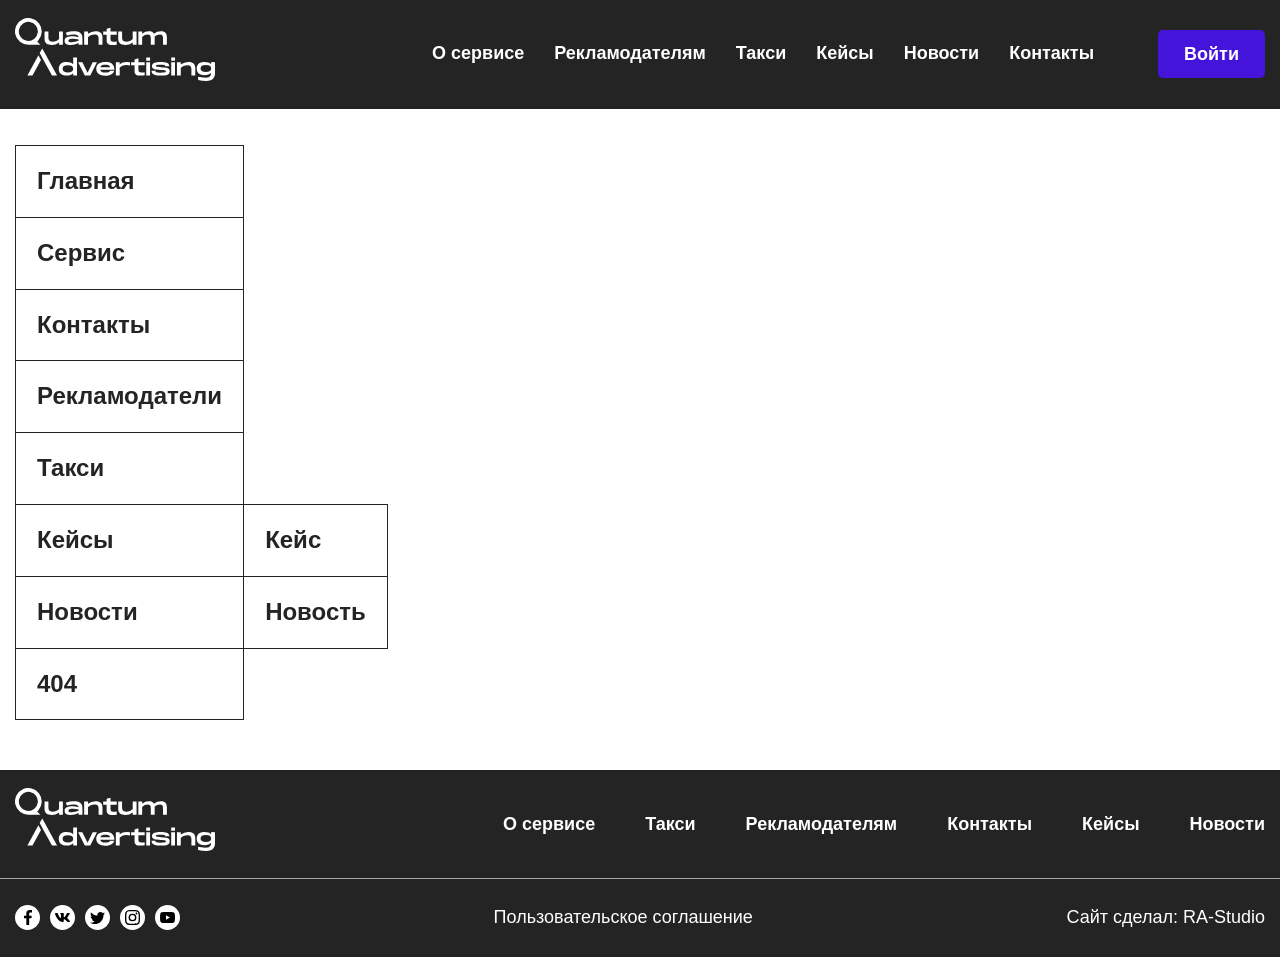
<file: docs/index.html>
<!DOCTYPE html>
<html>
  <head>
    <meta charset="utf-8">
    <title>Карта</title>
    <meta content="" name="description">
    <meta content="" name="keywords">
    <meta name="viewport" content="width=device-width, initial-scale=1">
    <meta content="ie=edge" http-equiv="x-ua-compatible">
    <link rel="shortcut icon" href="assets/images/fav.png" type="image/x-icon">
    <link rel="apple-touch-icon" href="assets/images/fav.png">
    <link rel="stylesheet" type="text/css" href="assets/styles/swiper-bundle.min.css">
    <link rel="stylesheet" type="text/css" href="assets/styles/app.css">
  </head>
  <body>
    <div class="wrapper">
      <header class="header">
        <div class="header__container container"><a class="header__logo" href="#">
            <svg class="header__svg" width="200" height="63">
              <use xlink:href="assets/images/sprite.svg#logo"></use>
            </svg></a>
          <button class="header__toggle" type="button" aria-label="Меню"><span class="header__toggle-middle"></span></button>
          <nav class="header__nav">
            <ul class="header__list">
              <li class="header__item"><a class="header__link" href="#">О сервисе</a></li>
              <li class="header__item"><a class="header__link" href="#">Рекламодателям</a></li>
              <li class="header__item"><a class="header__link" href="#">Такси</a></li>
              <li class="header__item"><a class="header__link" href="#">Кейсы</a></li>
              <li class="header__item"><a class="header__link" href="#">Новости</a></li>
              <li class="header__item"><a class="header__link" href="#">Контакты</a></li>
            </ul><a class="header__btn btn btn--blue" href="#">Войти</a>
            <ul class="header__social-list social-list">
              <li class="social-list__item"><a class="social-list__link" href="#">
                  <svg class="social-list__icon" width="8" height="15">
                    <use xlink:href="assets/images/sprite.svg#icon-fb"></use>
                  </svg></a></li>
              <li class="social-list__item"><a class="social-list__link" href="#">
                  <svg class="social-list__icon" width="15" height="9">
                    <use xlink:href="assets/images/sprite.svg#icon-vk"></use>
                  </svg></a></li>
              <li class="social-list__item"><a class="social-list__link" href="#">
                  <svg class="social-list__icon" width="15" height="12">
                    <use xlink:href="assets/images/sprite.svg#icon-tw"></use>
                  </svg></a></li>
              <li class="social-list__item"><a class="social-list__link" href="#">
                  <svg class="social-list__icon" width="15" height="15">
                    <use xlink:href="assets/images/sprite.svg#icon-ig"></use>
                  </svg></a></li>
              <li class="social-list__item"><a class="social-list__link" href="#">
                  <svg class="social-list__icon" width="15" height="11">
                    <use xlink:href="assets/images/sprite.svg#icon-yt"></use>
                  </svg></a></li>
            </ul>
          </nav>
        </div>
      </header>
      <main class="map-site">
        <div class="container">
          <h1 class="map-site__title"></h1>
          <table class="map-site__table">
            <tr class="map-site__row">
              <td class="map-site__cell"><a class="map-site__link" href="main.html" target="_blank">Главная</a></td>
            </tr>
            <tr class="map-site__row">
              <td class="map-site__cell"><a class="map-site__link" href="service.html" target="_blank">Сервис</a></td>
            </tr>
            <tr class="map-site__row">
              <td class="map-site__cell"><a class="map-site__link" href="contacts.html" target="_blank">Контакты</a></td>
            </tr>
            <tr class="map-site__row">
              <td class="map-site__cell"><a class="map-site__link" href="advertisers.html" target="_blank">Рекламодатели</a></td>
            </tr>
            <tr class="map-site__row">
              <td class="map-site__cell"><a class="map-site__link" href="taxi.html" target="_blank">Такси</a></td>
            </tr>
            <tr class="map-site__row">
              <td class="map-site__cell"><a class="map-site__link" href="case.html" target="_blank">Кейсы</a></td>
              <td class="map-site__cell"><a class="map-site__link" href="case-item.html" target="_blank">Кейс</a></td>
            </tr>
            <tr class="map-site__row">
              <td class="map-site__cell"><a class="map-site__link" href="news.html" target="_blank">Новости</a></td>
              <td class="map-site__cell"><a class="map-site__link" href="news-item.html" target="_blank">Новость</a></td>
            </tr>
            <tr class="map-site__row">
              <td class="map-site__cell"><a class="map-site__link" href="404.html" target="_blank">404</a></td>
            </tr>
          </table>
        </div>
      </main>
      <footer class="footer">
        <div class="footer__top">
          <div class="footer__container footer__container--top container"><a class="footer__logo" href="#">
              <svg class="footer__logo" width="200" height="63">
                <use xlink:href="assets/images/sprite.svg#logo"></use>
              </svg></a>
            <ul class="footer__list">
              <li class="footer__item"><a class="footer__link" href="#">О сервисе</a></li>
              <li class="footer__item"><a class="footer__link" href="#">Такси</a></li>
              <li class="footer__item"><a class="footer__link" href="#">Рекламодателям</a></li>
              <li class="footer__item"><a class="footer__link" href="#">Контакты</a></li>
              <li class="footer__item"><a class="footer__link" href="#">Кейсы</a></li>
              <li class="footer__item"><a class="footer__link" href="#">Новости</a></li>
            </ul>
          </div>
        </div>
        <div class="footer__bottom">
          <div class="footer__container footer__container--bottom container">
            <ul class="footer__social-list social-list">
              <li class="social-list__item"><a class="social-list__link" href="#">
                  <svg class="social-list__icon" width="8" height="15">
                    <use xlink:href="assets/images/sprite.svg#icon-fb"></use>
                  </svg></a></li>
              <li class="social-list__item"><a class="social-list__link" href="#">
                  <svg class="social-list__icon" width="15" height="9">
                    <use xlink:href="assets/images/sprite.svg#icon-vk"></use>
                  </svg></a></li>
              <li class="social-list__item"><a class="social-list__link" href="#">
                  <svg class="social-list__icon" width="15" height="12">
                    <use xlink:href="assets/images/sprite.svg#icon-tw"></use>
                  </svg></a></li>
              <li class="social-list__item"><a class="social-list__link" href="#">
                  <svg class="social-list__icon" width="15" height="15">
                    <use xlink:href="assets/images/sprite.svg#icon-ig"></use>
                  </svg></a></li>
              <li class="social-list__item"><a class="social-list__link" href="#">
                  <svg class="social-list__icon" width="15" height="11">
                    <use xlink:href="assets/images/sprite.svg#icon-yt"></use>
                  </svg></a></li>
            </ul><a class="footer__link" href="#">Пользовательское соглашение</a>
            <p class="footer__text">Сайт сделал: <a class="footer__link" href="#">RA-Studio</a></p>
          </div>
        </div>
      </footer>
      <div class="popup popup-noty">
        <div class="popup-wrap">
          <section class="popup-success">
            <div class="popup-success__container">
              <h2 class="popup-success__title popup__title">Ваше сообщение успешно отправлено!</h2>
              <p class="popup-success__text">Мы свяжемся с вами в течении 20 минут</p>
              <div class="popup-success__img-wrap"><img class="popup-success__img" src="assets/images/popup-img-min.png" alt=""></div>
              <button class="popup-success__btn popup__close" type="button" aria-label="Зыкрыть">
                <svg class="popup__close-icon" width="13" height="13">
                  <use xlink:href="assets/images/sprite.svg#icon-close"></use>
                </svg>
              </button>
            </div>
          </section>
        </div>
      </div>
      <div class="popup popup-blank">
        <div class="popup-wrap">
          <section class="popup-form">
            <div class="popup-form__container">
              <h2 class="popup-form__title popup__title">Отправить заявку на подключение</h2>
              <form class="form__list" action="#" method="#" onsubmit="return false">
                <div class="form__item">
                  <input class="form__input" type="text" name="name" id="name">
                  <label class="form__label" for="name">Имя</label>
                </div>
                <div class="form__item">
                  <input class="form__input" type="tel" name="tel" id="tel" data-type="tel" data-required>
                  <label class="form__label" for="tel">Телефон</label>
                </div>
                <div class="form__item">
                  <input class="form__input" type="email" name="email" id="email" data-type="email" data-required>
                  <label class="form__label" for="email">E-mail</label>
                </div>
                <div class="form__item">
                  <input class="form__input" type="text" name="theme" id="theme">
                  <label class="form__label" for="theme">Тема</label>
                </div>
                <div class="form__item">
                  <textarea class="form__input" name="message" id="message"></textarea>
                  <label class="form__label" for="message">Сообщение</label>
                </div>
                <button class="form__btn btn btn--blue" type="submit">Отправить</button>
              </form>
              <button class="popup-form__btn popup__close" type="button" aria-label="Зыкрыть">
                <svg class="popup__close-icon" width="13" height="13">
                  <use xlink:href="assets/images/sprite.svg#icon-close"></use>
                </svg>
              </button>
            </div>
          </section>
        </div>
      </div>
    </div>
    <script src="assets/scripts/imask.min.js"></script>
    <script src="assets/scripts/accordion.min.js"></script>
    <script src="assets/scripts/swiper-bundle.min.js"></script>
    <script src="assets/scripts/medium-zoom.min.js"></script>
    <script src="assets/scripts/focus-visible.min.js"></script>
    <script src="assets/scripts/smoothscroll.min.js"></script>
    <script src="assets/scripts/main.js"></script>
  </body>
</html>
</file>
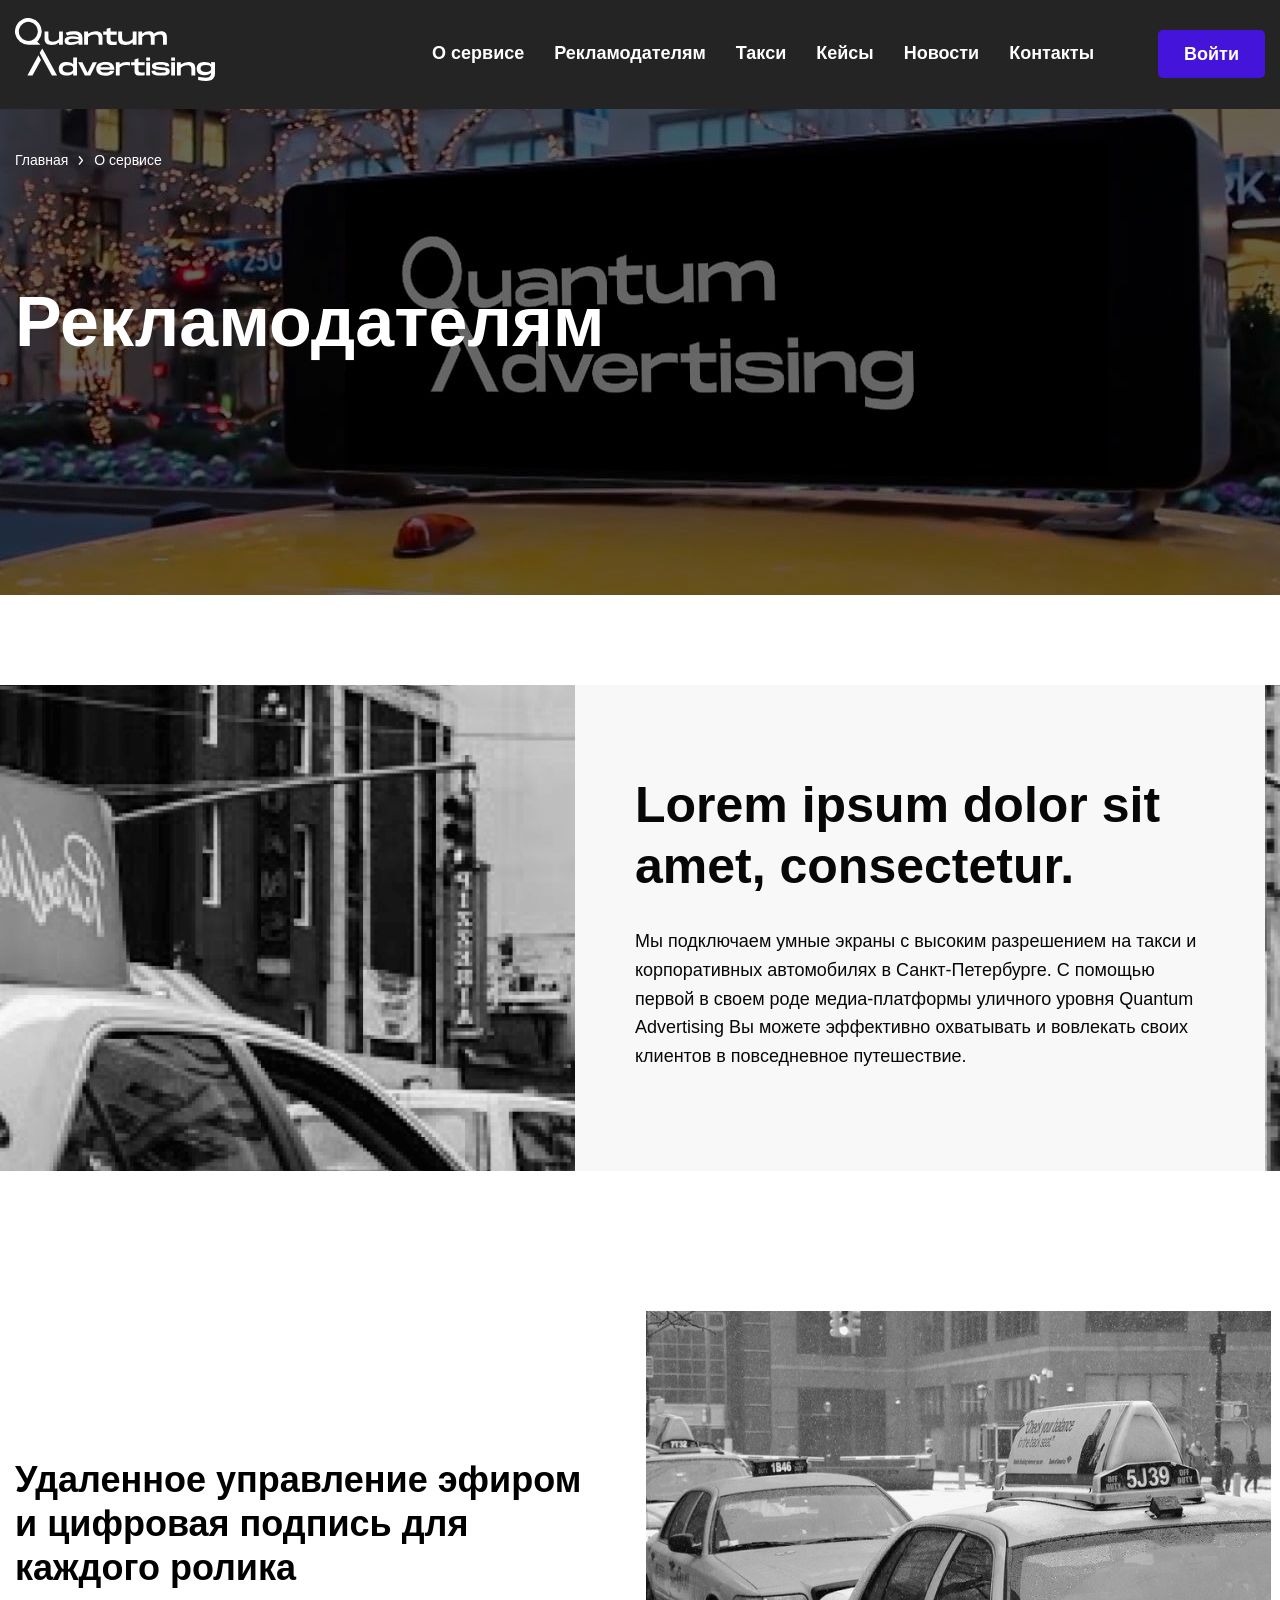
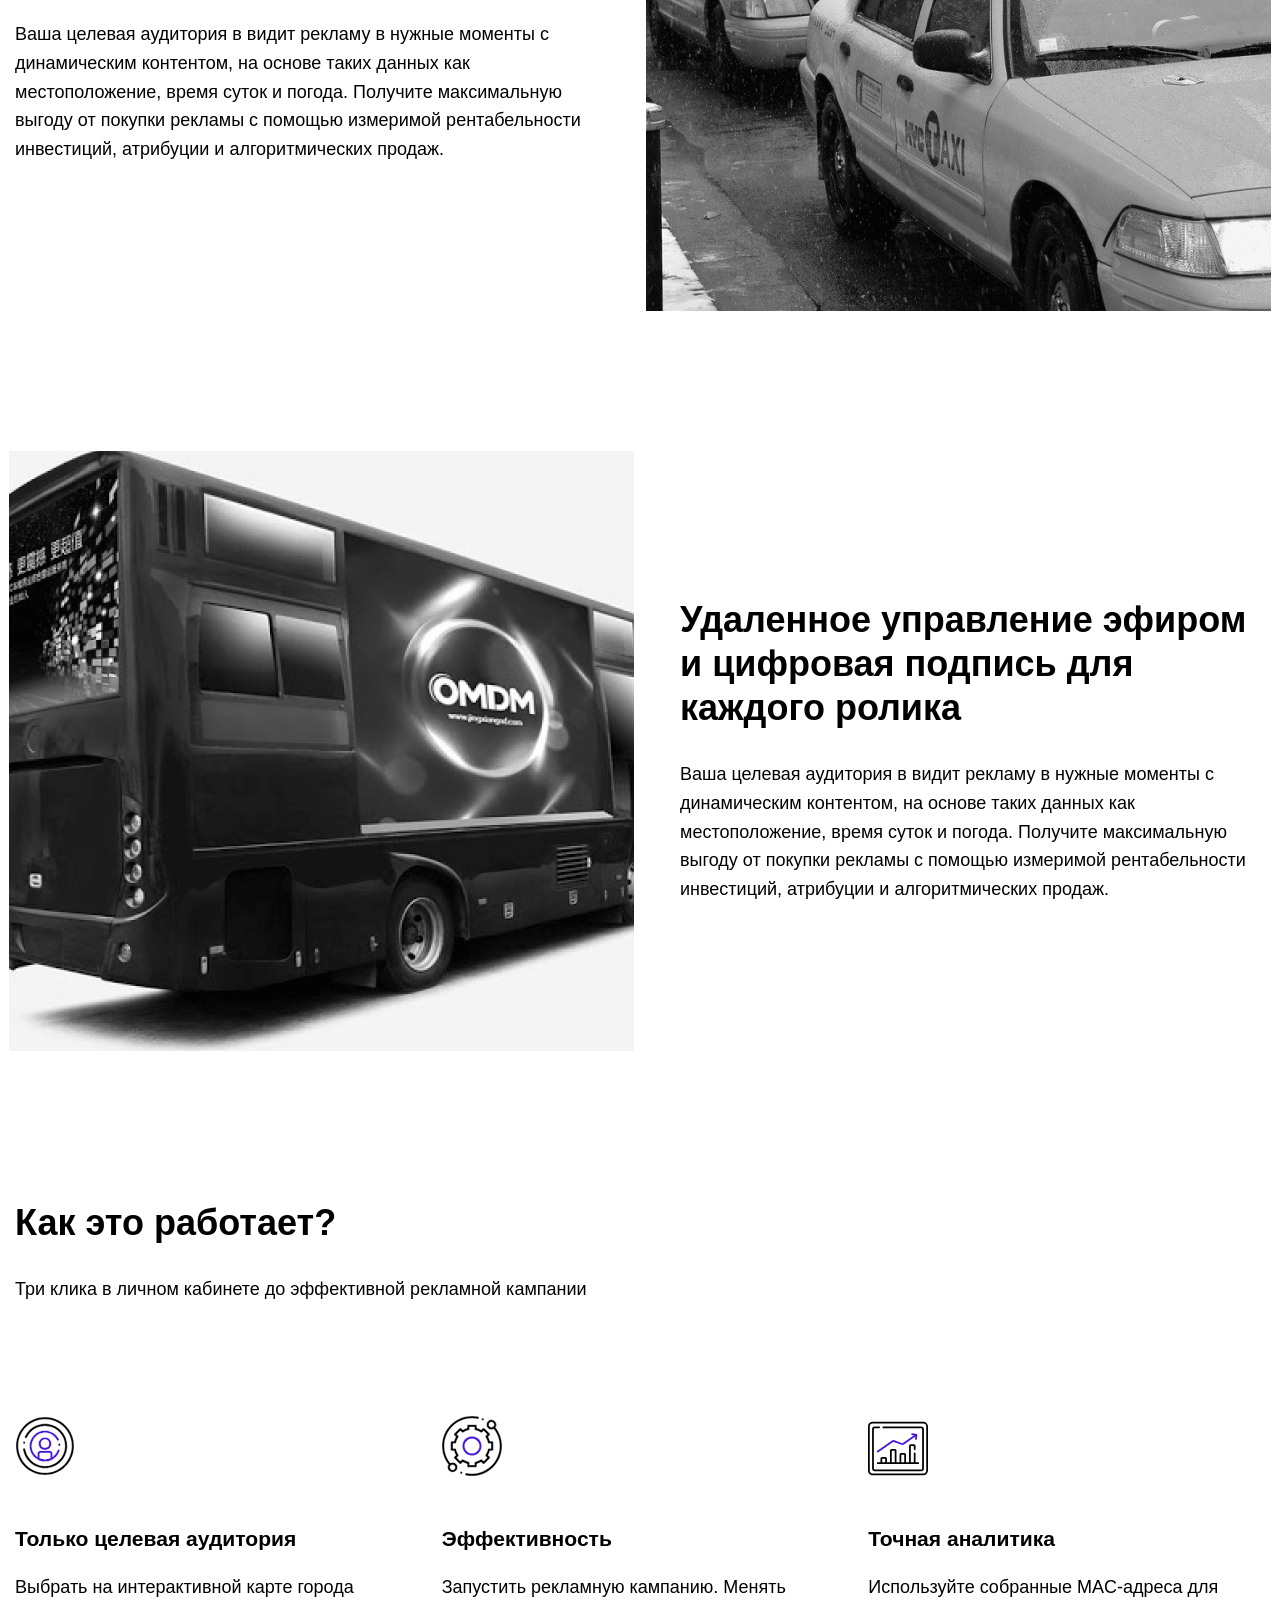
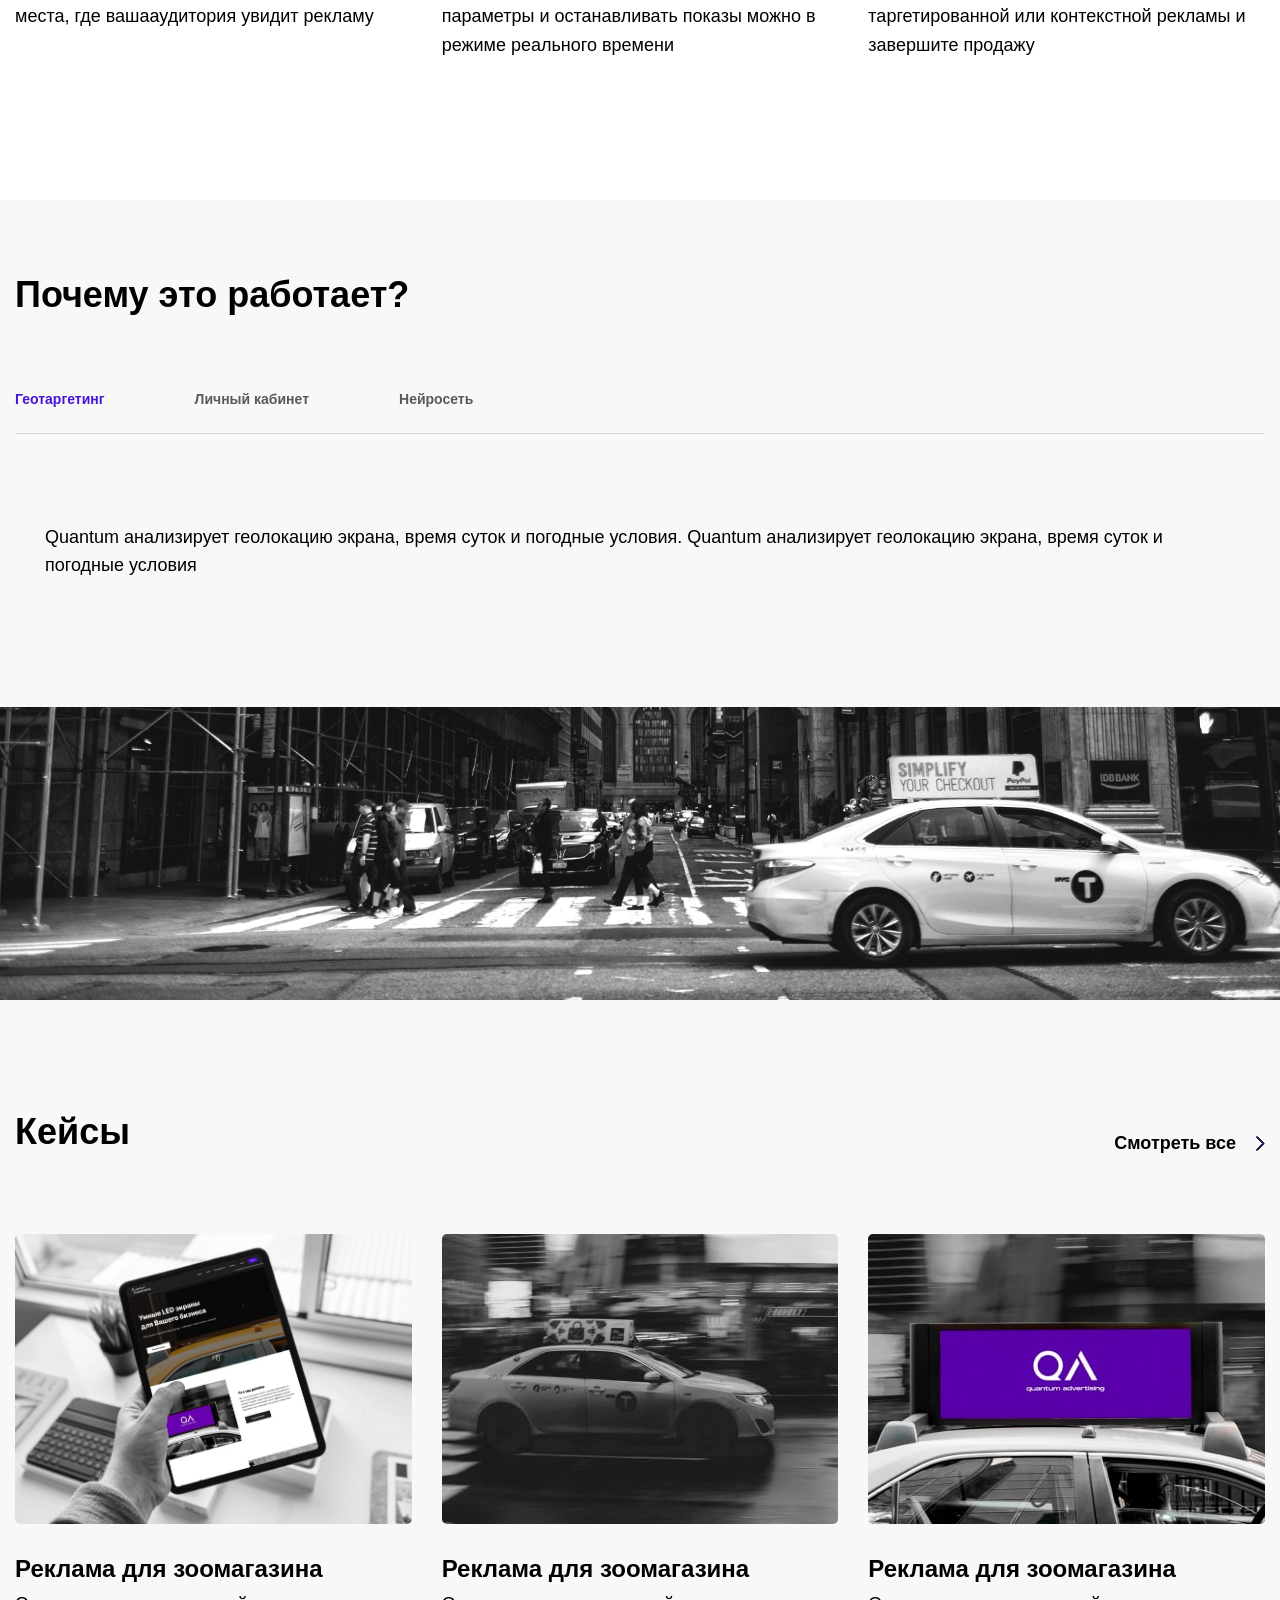
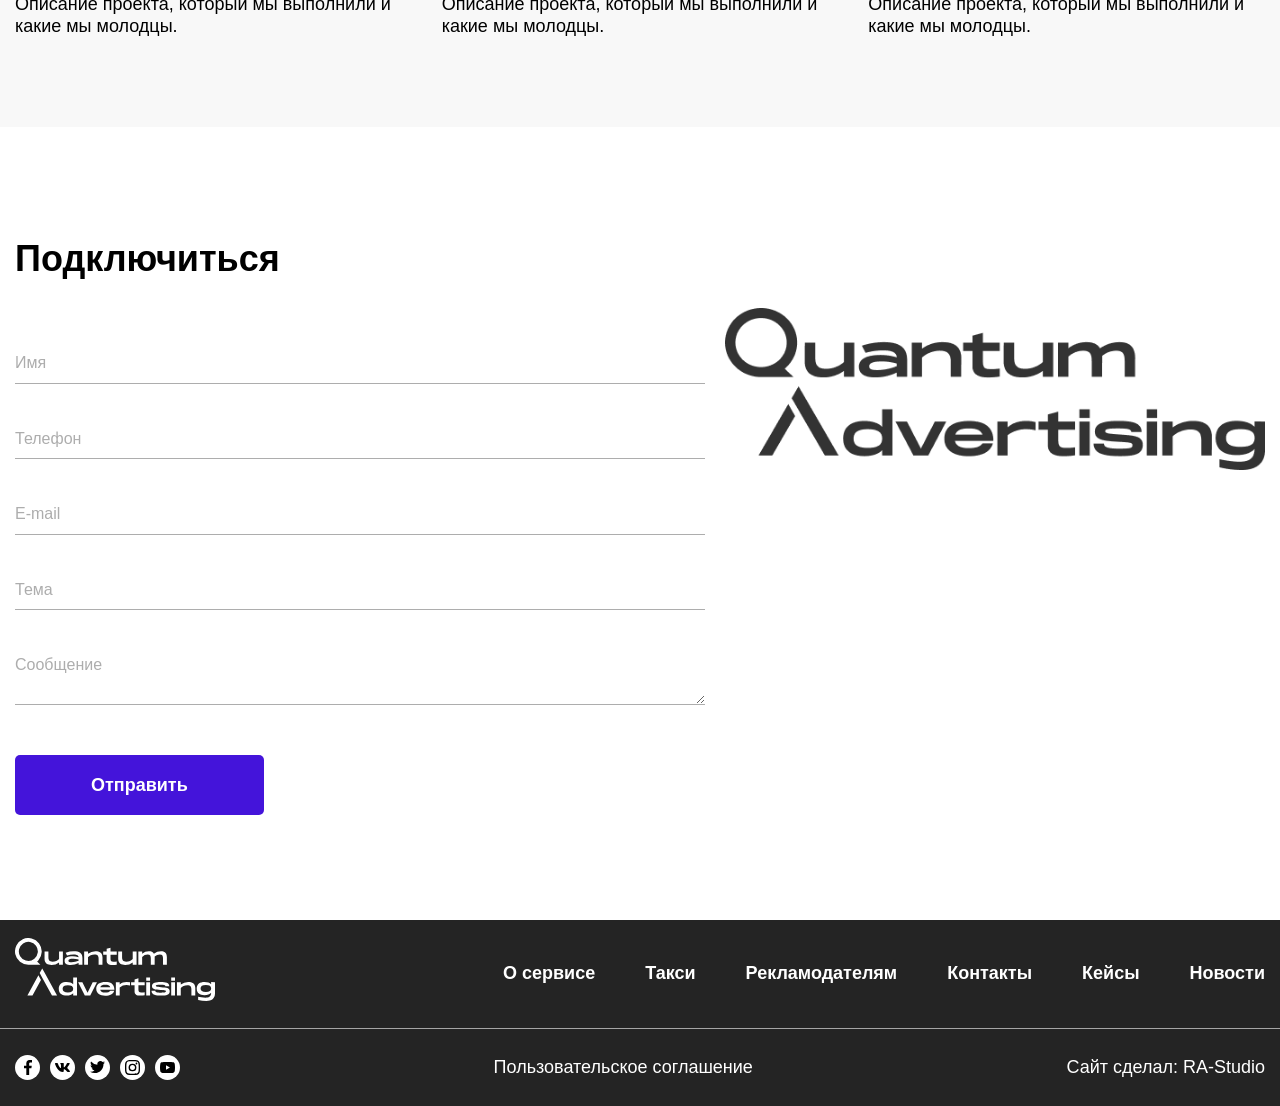
<file: docs/advertisers.html>
<!DOCTYPE html>
<html>
  <head>
    <meta charset="utf-8">
    <title>Рекламодателям</title>
    <meta content="" name="description">
    <meta content="" name="keywords">
    <meta name="viewport" content="width=device-width, initial-scale=1">
    <meta content="ie=edge" http-equiv="x-ua-compatible">
    <link rel="shortcut icon" href="assets/images/fav.png" type="image/x-icon">
    <link rel="apple-touch-icon" href="assets/images/fav.png">
    <link rel="stylesheet" type="text/css" href="assets/styles/swiper-bundle.min.css">
    <link rel="stylesheet" type="text/css" href="assets/styles/app.css">
  </head>
  <body>
    <div class="wrapper">
      <header class="header">
        <div class="header__container container"><a class="header__logo" href="#">
            <svg class="header__svg" width="200" height="63">
              <use xlink:href="assets/images/sprite.svg#logo"></use>
            </svg></a>
          <button class="header__toggle" type="button" aria-label="Меню"><span class="header__toggle-middle"></span></button>
          <nav class="header__nav">
            <ul class="header__list">
              <li class="header__item"><a class="header__link" href="#">О сервисе</a></li>
              <li class="header__item"><a class="header__link" href="#">Рекламодателям</a></li>
              <li class="header__item"><a class="header__link" href="#">Такси</a></li>
              <li class="header__item"><a class="header__link" href="#">Кейсы</a></li>
              <li class="header__item"><a class="header__link" href="#">Новости</a></li>
              <li class="header__item"><a class="header__link" href="#">Контакты</a></li>
            </ul><a class="header__btn btn btn--blue" href="#">Войти</a>
            <ul class="header__social-list social-list">
              <li class="social-list__item"><a class="social-list__link" href="#">
                  <svg class="social-list__icon" width="8" height="15">
                    <use xlink:href="assets/images/sprite.svg#icon-fb"></use>
                  </svg></a></li>
              <li class="social-list__item"><a class="social-list__link" href="#">
                  <svg class="social-list__icon" width="15" height="9">
                    <use xlink:href="assets/images/sprite.svg#icon-vk"></use>
                  </svg></a></li>
              <li class="social-list__item"><a class="social-list__link" href="#">
                  <svg class="social-list__icon" width="15" height="12">
                    <use xlink:href="assets/images/sprite.svg#icon-tw"></use>
                  </svg></a></li>
              <li class="social-list__item"><a class="social-list__link" href="#">
                  <svg class="social-list__icon" width="15" height="15">
                    <use xlink:href="assets/images/sprite.svg#icon-ig"></use>
                  </svg></a></li>
              <li class="social-list__item"><a class="social-list__link" href="#">
                  <svg class="social-list__icon" width="15" height="11">
                    <use xlink:href="assets/images/sprite.svg#icon-yt"></use>
                  </svg></a></li>
            </ul>
          </nav>
        </div>
      </header>
      <main class="advertiser-page">
        <section class="page-banner">
          <div class="page-banner__img-wrap"><img class="page-banner__img" src="assets/images/page-banner-min.jpg" alt="Баннер"></div>
          <div class="page-banner__container container">
            <div class="breadcrumbs">
              <ul class="breadcrumbs__list">
                <li class="breadcrumbs__item"><a class="breadcrumbs__link" href="#">
                    Главная<svg width="6" height="9" viewBox="0 0 6 9" fill="none" xmlns="http://www.w3.org/2000/svg">
<path d="M5.00078 4.50001C5.00107 4.64604 4.95021 4.78757 4.85703 4.90001L1.73203 8.65001C1.62595 8.77765 1.4735 8.85791 1.30824 8.87315C1.14297 8.88839 0.978418 8.83735 0.850782 8.73126C0.723147 8.62517 0.642882 8.47273 0.627645 8.30746C0.612407 8.1422 0.663446 7.97765 0.769532 7.85001L3.56953 4.50001L0.869533 1.15001C0.817616 1.08608 0.778846 1.01252 0.755452 0.933558C0.732057 0.854596 0.724498 0.77179 0.73321 0.689897C0.741922 0.608004 0.766733 0.52864 0.806216 0.456367C0.8457 0.384093 0.899078 0.320336 0.963282 0.26876C1.02755 0.211522 1.10294 0.168173 1.18473 0.141428C1.26653 0.114682 1.35297 0.105118 1.43863 0.113332C1.5243 0.121547 1.60734 0.147363 1.68256 0.189165C1.75779 0.230967 1.82357 0.287854 1.87578 0.35626L4.89453 4.10626C4.97298 4.22194 5.01039 4.36057 5.00078 4.50001Z" fill="var(--icon-breadcrumbs, white)"/>
</svg></a></li>
                <li class="breadcrumbs__item"><span class="breadcrumbs__link">О сервисе</span></li>
              </ul>
            </div>
            <div class="page-banner__title-wrap">
              <h1 class="pages-banner__title h1">Рекламодателям</h1>
            </div>
          </div>
        </section>
        <section class="advertisers layout">
          <div class="layout__top layout-top">
            <div class="layout__top-banner"><img class="layout__top-img" src="assets/images/advertiser-banner-min.png" alt=""></div>
            <div class="layout-top__container container">
              <div class="layout-top__text-wrap">
                <h2 class="layout-top__title">Lorem ipsum dolor sit amet, consectetur.</h2>
                <p class="layout-top__text">Мы подключаем умные экраны с высоким разрешением на такси и корпоративных автомобилях в Санкт-Петербурге. С помощью первой в своем роде медиа-платформы уличного уровня Quantum Advertising Вы можете эффективно охватывать и вовлекать своих клиентов в повседневное путешествие.</p>
              </div>
            </div>
          </div>
          <div class="layout__list">
            <div class="layout__item layout__item--right container">
              <div class="layout__text-wrap">
                <h3 class="layout__subtitle h2">Удаленное управление эфиром и цифровая подпись для каждого ролика</h3>
                <p class="layout__text">Ваша целевая аудитория в видит рекламу в нужные моменты с динамическим контентом, на основе таких данных как местоположение, время суток и погода. Получите максимальную выгоду от покупки рекламы с помощью измеримой рентабельности инвестиций, атрибуции и алгоритмических продаж.</p>
              </div>
              <div class="layout__img-wrap"><img class="layout__img" src="assets/images/advertisers-1-min.png" alt=""></div>
            </div>
            <div class="layout__item layout__item--left container">
              <div class="layout__img-wrap"><img class="layout__img" src="assets/images/advertisers-2-min.png" alt=""></div>
              <div class="layout__text-wrap">
                <h3 class="layout__subtitle h2">Удаленное управление эфиром и цифровая подпись для каждого ролика</h3>
                <p class="layout__text">Ваша целевая аудитория в видит рекламу в нужные моменты с динамическим контентом, на основе таких данных как местоположение, время суток и погода. Получите максимальную выгоду от покупки рекламы с помощью измеримой рентабельности инвестиций, атрибуции и алгоритмических продаж.</p>
              </div>
            </div>
          </div>
        </section>
        <section class="how-works">
          <div class="how-works__container container">
            <h2 class="how-works__title h2">Как это работает?</h2>
            <p class="how-works__text">Три клика в личном кабинете до эффективной рекламной кампании</p>
            <ul class="how-works__list">
              <li class="how-works__item">
                <svg width="60" height="60">
                  <use xlink:href="assets/images/sprite.svg#target"></use>
                </svg>
                <h3 class="how-works__caption">Только целевая аудитория</h3>
                <p class="how-works__text">Выбрать на интерактивной карте города места, где вашааудитория увидит рекламу</p>
              </li>
              <li class="how-works__item">
                <svg width="60" height="60">
                  <use xlink:href="assets/images/sprite.svg#technical-support"></use>
                </svg>
                <h3 class="how-works__caption">Эффективность</h3>
                <p class="how-works__text">Запустить рекламную кампанию. Менять параметры и останавливать показы можно в режиме реального времени</p>
              </li>
              <li class="how-works__item">
                <svg width="60" height="60">
                  <use xlink:href="assets/images/sprite.svg#chart"></use>
                </svg>
                <h3 class="how-works__caption">Точная аналитика</h3>
                <p class="how-works__text">Используйте собранные MAC-адреса для таргетированной или контекстной рекламы и завершите продажу</p>
              </li>
            </ul>
          </div>
        </section>
        <section class="advertisers-tabs tabs">
          <div class="tabs__container container">
            <h2 class="tabs__title h2">Почему это работает?</h2>
            <div class="tabs__wrap" data-tab>
              <div class="tabs__nav">
                <label class="tabs__label">
                  <input class="tabs__input visually-hidden" type="radio" name="tab-name" value="taxi" data-nav-tab="tab-1" checked><span class="tabs__name">Геотаргетинг</span>
                </label>
                <label class="tabs__label">
                  <input class="tabs__input visually-hidden" type="radio" name="tab-name" value="business" data-nav-tab="tab-2"><span class="tabs__name">Личный кабинет</span>
                </label>
                <label class="tabs__label">
                  <input class="tabs__input visually-hidden" type="radio" name="tab-name" value="advertiser" data-nav-tab="tab-3"><span class="tabs__name">Нейросеть</span>
                </label>
              </div>
              <div class="tabs__content"> 
                <ul class="tabs__item tabs-list active" data-item-tab="tab-1">
                  <li class="tabs-list__item">
                    <p class="tabs-list__text">Quantum анализирует геолокацию экрана, время суток и погодные условия. Quantum анализирует геолокацию экрана, время суток и погодные условия</p>
                  </li>
                </ul>
                <ul class="tabs__item tabs-list" data-item-tab="tab-2">
                  <li class="tabs-list__item">
                    <p class="tabs-list__text">Quantum анализирует геолокацию экрана, время суток и погодные условия</p>
                  </li>
                </ul>
                <ul class="tabs__item tabs-list" data-item-tab="tab-3">
                  <li class="tabs-list__item">
                    <p class="tabs-list__text">Quantum анализирует геолокацию экрана, время суток и погодные условия. Quantum анализирует геолокацию экрана, время суток и погодные условия</p>
                  </li>
                </ul>
              </div>
            </div>
          </div>
          <div class="tabs__banner"><img class="tabs__img" src="assets/images/tab-banner-min.png" alt=""></div>
        </section>
        <section class="advertisers-cases">
          <div class="advertisers-cases__container container">
            <div class="advertisers-cases__top">
              <h2 class="advertisers-cases__title h2">Кейсы</h2><a class="advertisers-cases__link-more" href="#">
                Смотреть все<svg width="9" height="15" viewBox="0 0 9 15" fill="none" xmlns="http://www.w3.org/2000/svg">
<path d="M1.42295 14.3401L1.42286 14.3402C1.21162 14.5533 0.87114 14.5532 0.660209 14.3403L0.660038 14.3401C0.446646 14.1249 0.446666 13.774 0.660024 13.5588L0.660033 13.5588L6.31882 7.85195L6.66791 7.49989L6.31882 7.14784L0.660274 1.44124C0.660248 1.44121 0.660222 1.44119 0.660196 1.44116C0.446756 1.22573 0.446883 0.8749 0.660203 0.659761L0.660274 0.659689C0.871268 0.44681 1.21186 0.446706 1.42311 0.659761L1.42311 0.659764L7.81825 7.10934C7.81828 7.10937 7.81831 7.1094 7.81834 7.10943C7.92466 7.21675 7.97826 7.35699 7.97826 7.49986C7.97826 7.6428 7.9245 7.78326 7.81818 7.89052C7.81817 7.89053 7.81816 7.89055 7.81815 7.89056L1.42295 14.3401Z" fill="#4414DA" stroke=""/>
</svg></a>
            </div>
            <ul class="advertisers-cases__list">
              <li class="advertisers-cases__item"><a class="advertisers-cases__link" href="#">
                  <div class="advertisers-cases__img-wrap"><img class="advertisers-cases__img" src="assets/images/mockup-min.jpg" alt=""></div>
                  <div class="advertisers-cases__text-wrap">
                    <h3 class="advertisers-cases__caption">Реклама для зоомагазина</h3>
                    <p class="advertisers-cases__text">Описание проекта, который мы выполнили и какие мы молодцы.</p>
                  </div></a></li>
              <li class="advertisers-cases__item"><a class="advertisers-cases__link" href="#">
                  <div class="advertisers-cases__img-wrap"><img class="advertisers-cases__img" src="assets/images/advertcase-2-min.jpg" alt=""></div>
                  <div class="advertisers-cases__text-wrap">
                    <h3 class="advertisers-cases__caption">Реклама для зоомагазина</h3>
                    <p class="advertisers-cases__text">Описание проекта, который мы выполнили и какие мы молодцы.</p>
                  </div></a></li>
              <li class="advertisers-cases__item"><a class="advertisers-cases__link" href="#">
                  <div class="advertisers-cases__img-wrap"><img class="advertisers-cases__img" src="assets/images/advertcase-1-min.jpg" alt=""></div>
                  <div class="advertisers-cases__text-wrap">
                    <h3 class="advertisers-cases__caption">Реклама для зоомагазина</h3>
                    <p class="advertisers-cases__text">Описание проекта, который мы выполнили и какие мы молодцы.</p>
                  </div></a></li>
            </ul>
          </div>
        </section>
        <section class="form">
          <div class="container">
            <h2 class="form__title h2">Подключиться</h2>
            <div class="form__wrap">
              <form class="form__list" action="#" method="#" onsubmit="return false">
                <div class="form__item">
                  <input class="form__input" type="text" name="name" id="name" data-required>
                  <label class="form__label" for="name">Имя</label>
                </div>
                <div class="form__item">
                  <input class="form__input" type="tel" name="tel" id="tel" data-type="tel" data-required>
                  <label class="form__label" for="tel">Телефон</label>
                </div>
                <div class="form__item">
                  <input class="form__input" type="email" name="email" id="email" data-type="email" data-required>
                  <label class="form__label" for="email">E-mail</label>
                </div>
                <div class="form__item">
                  <input class="form__input" type="text" name="theme" id="theme" data-required>
                  <label class="form__label" for="theme">Тема</label>
                </div>
                <div class="form__item">
                  <textarea class="form__input" name="message" id="message" data-required></textarea>
                  <label class="form__label" for="message">Сообщение</label>
                </div>
                <button class="form__btn btn btn--blue" type="submit">Отправить</button>
              </form>
              <div class="form__img-wrap"><img src="assets/images/banner-logo-min.png" alt="Логотип"></div>
            </div>
          </div>
        </section>
      </main>
      <footer class="footer">
        <div class="footer__top">
          <div class="footer__container footer__container--top container"><a class="footer__logo" href="#">
              <svg class="footer__logo" width="200" height="63">
                <use xlink:href="assets/images/sprite.svg#logo"></use>
              </svg></a>
            <ul class="footer__list">
              <li class="footer__item"><a class="footer__link" href="#">О сервисе</a></li>
              <li class="footer__item"><a class="footer__link" href="#">Такси</a></li>
              <li class="footer__item"><a class="footer__link" href="#">Рекламодателям</a></li>
              <li class="footer__item"><a class="footer__link" href="#">Контакты</a></li>
              <li class="footer__item"><a class="footer__link" href="#">Кейсы</a></li>
              <li class="footer__item"><a class="footer__link" href="#">Новости</a></li>
            </ul>
          </div>
        </div>
        <div class="footer__bottom">
          <div class="footer__container footer__container--bottom container">
            <ul class="footer__social-list social-list">
              <li class="social-list__item"><a class="social-list__link" href="#">
                  <svg class="social-list__icon" width="8" height="15">
                    <use xlink:href="assets/images/sprite.svg#icon-fb"></use>
                  </svg></a></li>
              <li class="social-list__item"><a class="social-list__link" href="#">
                  <svg class="social-list__icon" width="15" height="9">
                    <use xlink:href="assets/images/sprite.svg#icon-vk"></use>
                  </svg></a></li>
              <li class="social-list__item"><a class="social-list__link" href="#">
                  <svg class="social-list__icon" width="15" height="12">
                    <use xlink:href="assets/images/sprite.svg#icon-tw"></use>
                  </svg></a></li>
              <li class="social-list__item"><a class="social-list__link" href="#">
                  <svg class="social-list__icon" width="15" height="15">
                    <use xlink:href="assets/images/sprite.svg#icon-ig"></use>
                  </svg></a></li>
              <li class="social-list__item"><a class="social-list__link" href="#">
                  <svg class="social-list__icon" width="15" height="11">
                    <use xlink:href="assets/images/sprite.svg#icon-yt"></use>
                  </svg></a></li>
            </ul><a class="footer__link" href="#">Пользовательское соглашение</a>
            <p class="footer__text">Сайт сделал: <a class="footer__link" href="#">RA-Studio</a></p>
          </div>
        </div>
      </footer>
      <div class="popup popup-noty">
        <div class="popup-wrap">
          <section class="popup-success">
            <div class="popup-success__container">
              <h2 class="popup-success__title popup__title">Ваше сообщение успешно отправлено!</h2>
              <p class="popup-success__text">Мы свяжемся с вами в течении 20 минут</p>
              <div class="popup-success__img-wrap"><img class="popup-success__img" src="assets/images/popup-img-min.png" alt=""></div>
              <button class="popup-success__btn popup__close" type="button" aria-label="Зыкрыть">
                <svg class="popup__close-icon" width="13" height="13">
                  <use xlink:href="assets/images/sprite.svg#icon-close"></use>
                </svg>
              </button>
            </div>
          </section>
        </div>
      </div>
      <div class="popup popup-blank">
        <div class="popup-wrap">
          <section class="popup-form">
            <div class="popup-form__container">
              <h2 class="popup-form__title popup__title">Отправить заявку на подключение</h2>
              <form class="form__list" action="#" method="#" onsubmit="return false">
                <div class="form__item">
                  <input class="form__input" type="text" name="name" id="name">
                  <label class="form__label" for="name">Имя</label>
                </div>
                <div class="form__item">
                  <input class="form__input" type="tel" name="tel" id="tel" data-type="tel" data-required>
                  <label class="form__label" for="tel">Телефон</label>
                </div>
                <div class="form__item">
                  <input class="form__input" type="email" name="email" id="email" data-type="email" data-required>
                  <label class="form__label" for="email">E-mail</label>
                </div>
                <div class="form__item">
                  <input class="form__input" type="text" name="theme" id="theme">
                  <label class="form__label" for="theme">Тема</label>
                </div>
                <div class="form__item">
                  <textarea class="form__input" name="message" id="message"></textarea>
                  <label class="form__label" for="message">Сообщение</label>
                </div>
                <button class="form__btn btn btn--blue" type="submit">Отправить</button>
              </form>
              <button class="popup-form__btn popup__close" type="button" aria-label="Зыкрыть">
                <svg class="popup__close-icon" width="13" height="13">
                  <use xlink:href="assets/images/sprite.svg#icon-close"></use>
                </svg>
              </button>
            </div>
          </section>
        </div>
      </div>
    </div>
    <script src="assets/scripts/imask.min.js"></script>
    <script src="assets/scripts/accordion.min.js"></script>
    <script src="assets/scripts/swiper-bundle.min.js"></script>
    <script src="assets/scripts/medium-zoom.min.js"></script>
    <script src="assets/scripts/focus-visible.min.js"></script>
    <script src="assets/scripts/smoothscroll.min.js"></script>
    <script src="assets/scripts/main.js"></script>
  </body>
</html>
</file>
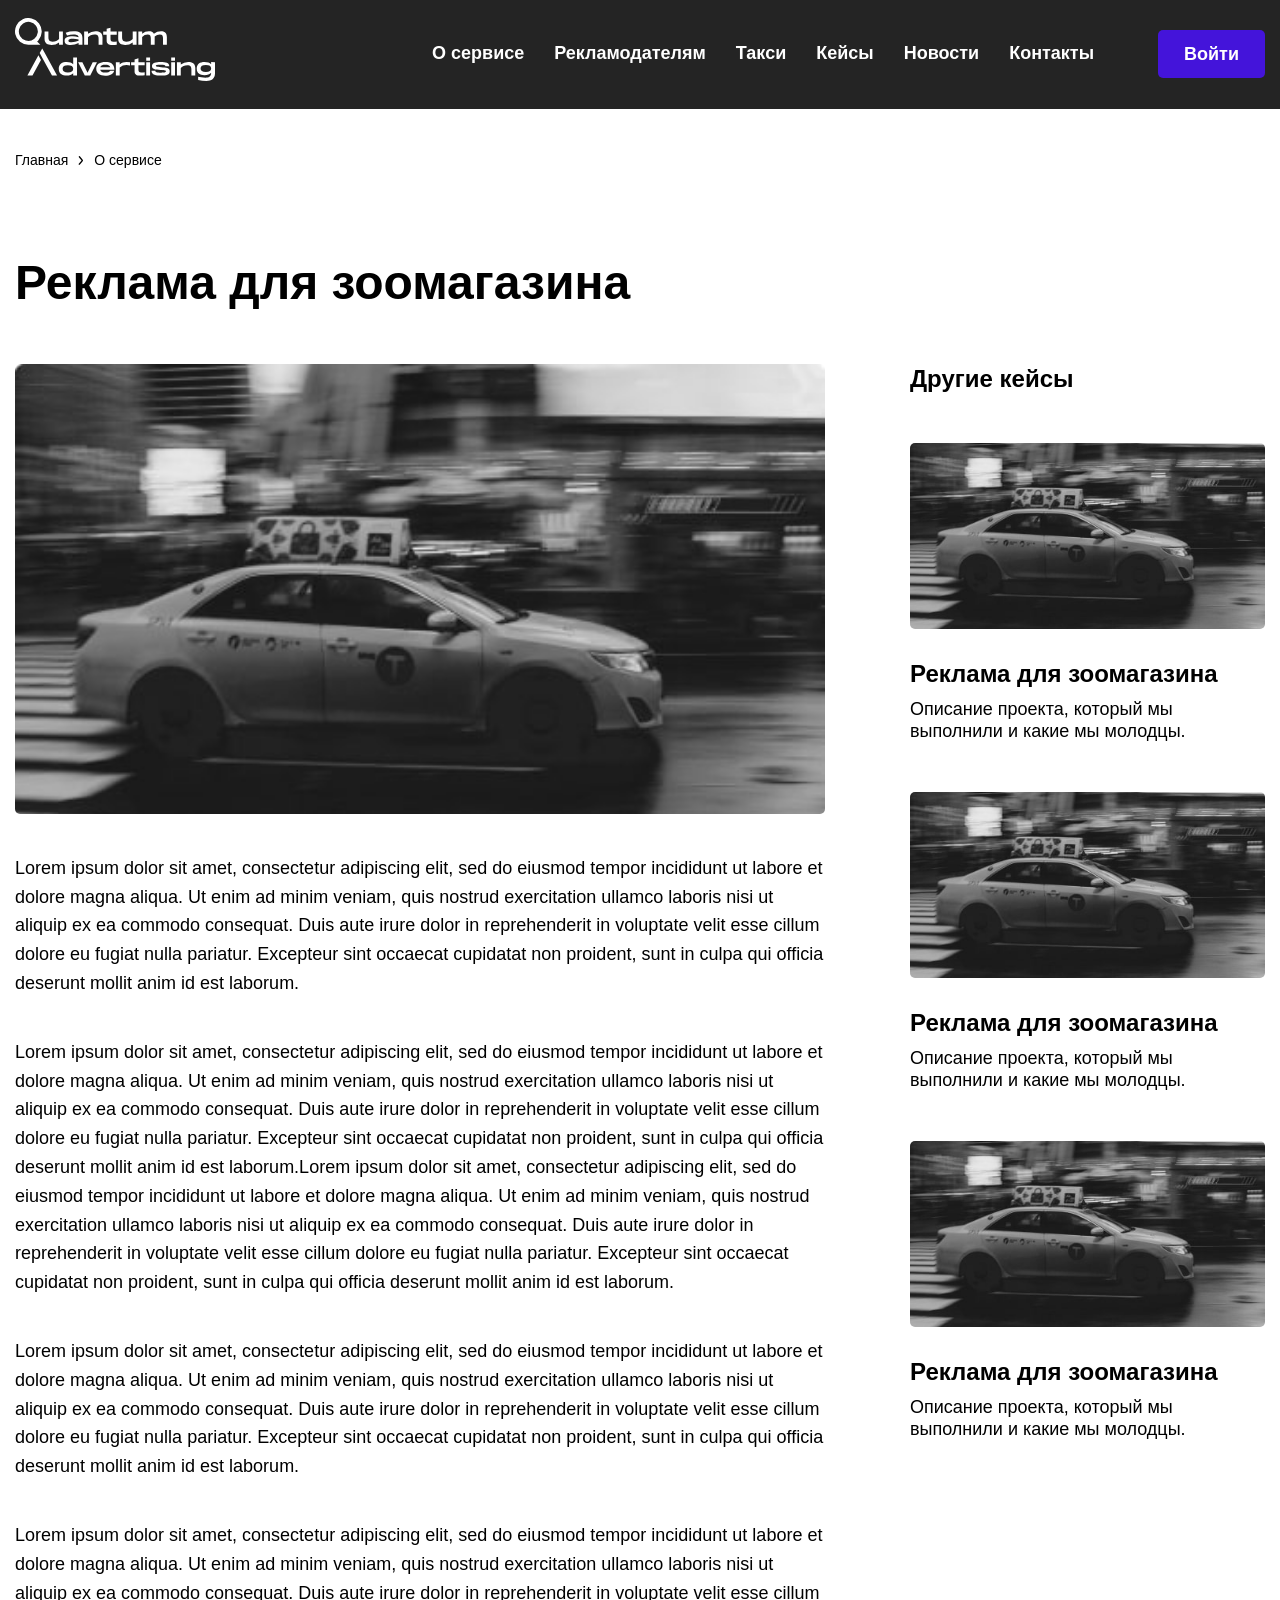
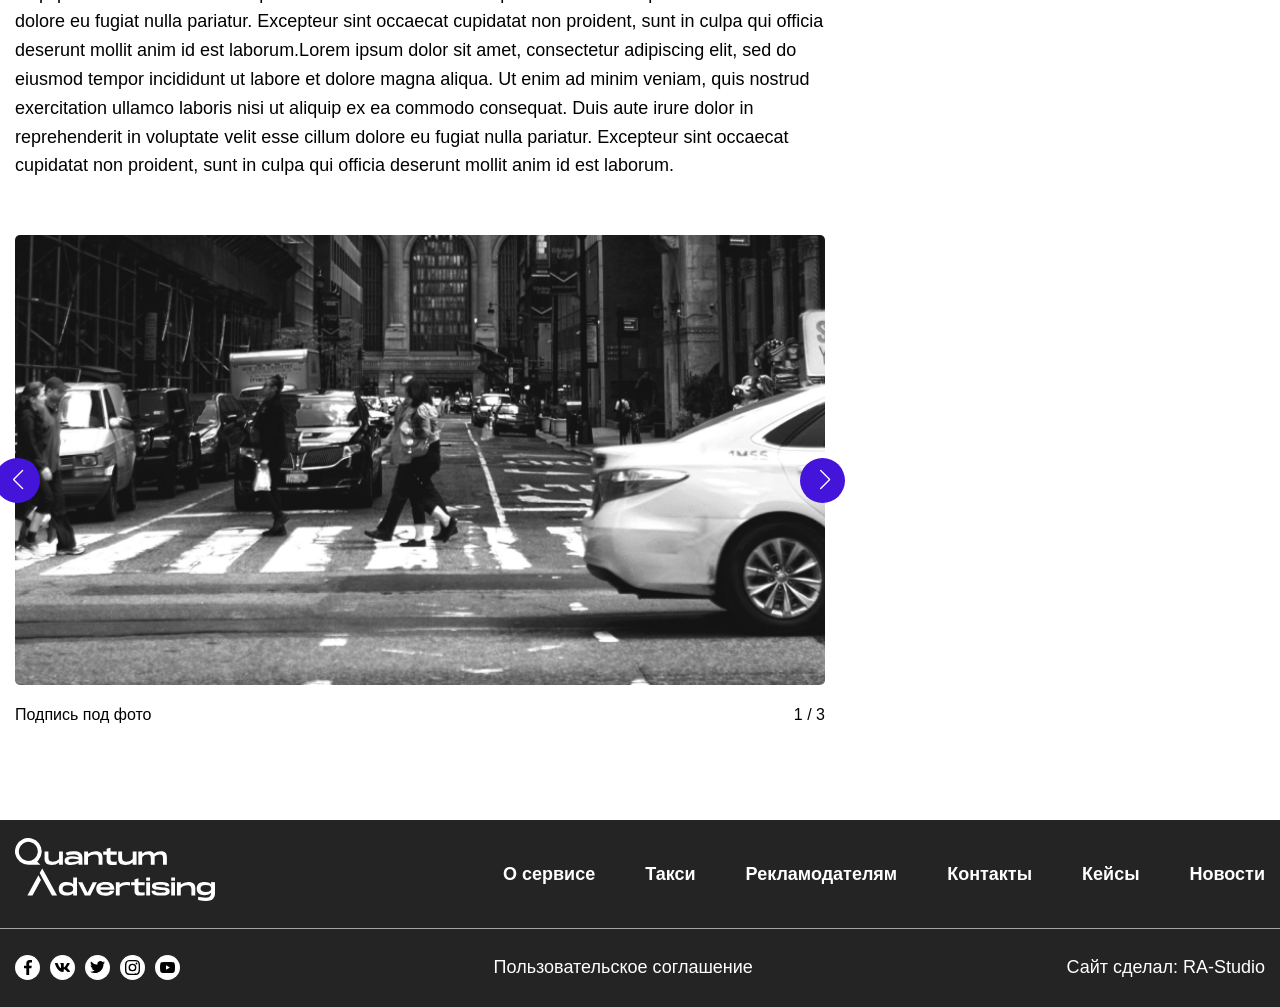
<file: docs/case-item.html>
<!DOCTYPE html>
<html>
  <head>
    <meta charset="utf-8">
    <title>Кейс</title>
    <meta content="" name="description">
    <meta content="" name="keywords">
    <meta name="viewport" content="width=device-width, initial-scale=1">
    <meta content="ie=edge" http-equiv="x-ua-compatible">
    <link rel="shortcut icon" href="assets/images/fav.png" type="image/x-icon">
    <link rel="apple-touch-icon" href="assets/images/fav.png">
    <link rel="stylesheet" type="text/css" href="assets/styles/swiper-bundle.min.css">
    <link rel="stylesheet" type="text/css" href="assets/styles/app.css">
  </head>
  <body>
    <div class="wrapper">
      <header class="header">
        <div class="header__container container"><a class="header__logo" href="#">
            <svg class="header__svg" width="200" height="63">
              <use xlink:href="assets/images/sprite.svg#logo"></use>
            </svg></a>
          <button class="header__toggle" type="button" aria-label="Меню"><span class="header__toggle-middle"></span></button>
          <nav class="header__nav">
            <ul class="header__list">
              <li class="header__item"><a class="header__link" href="#">О сервисе</a></li>
              <li class="header__item"><a class="header__link" href="#">Рекламодателям</a></li>
              <li class="header__item"><a class="header__link" href="#">Такси</a></li>
              <li class="header__item"><a class="header__link" href="#">Кейсы</a></li>
              <li class="header__item"><a class="header__link" href="#">Новости</a></li>
              <li class="header__item"><a class="header__link" href="#">Контакты</a></li>
            </ul><a class="header__btn btn btn--blue" href="#">Войти</a>
            <ul class="header__social-list social-list">
              <li class="social-list__item"><a class="social-list__link" href="#">
                  <svg class="social-list__icon" width="8" height="15">
                    <use xlink:href="assets/images/sprite.svg#icon-fb"></use>
                  </svg></a></li>
              <li class="social-list__item"><a class="social-list__link" href="#">
                  <svg class="social-list__icon" width="15" height="9">
                    <use xlink:href="assets/images/sprite.svg#icon-vk"></use>
                  </svg></a></li>
              <li class="social-list__item"><a class="social-list__link" href="#">
                  <svg class="social-list__icon" width="15" height="12">
                    <use xlink:href="assets/images/sprite.svg#icon-tw"></use>
                  </svg></a></li>
              <li class="social-list__item"><a class="social-list__link" href="#">
                  <svg class="social-list__icon" width="15" height="15">
                    <use xlink:href="assets/images/sprite.svg#icon-ig"></use>
                  </svg></a></li>
              <li class="social-list__item"><a class="social-list__link" href="#">
                  <svg class="social-list__icon" width="15" height="11">
                    <use xlink:href="assets/images/sprite.svg#icon-yt"></use>
                  </svg></a></li>
            </ul>
          </nav>
        </div>
      </header>
      <main class="case-item-page">
        <section class="case-item">
          <div class="case-item__container container">
            <div class="case-item__breadcrumbs breadcrumbs">
              <ul class="breadcrumbs__list">
                <li class="breadcrumbs__item"><a class="breadcrumbs__link" href="#">
                    Главная<svg width="6" height="9" viewBox="0 0 6 9" fill="none" xmlns="http://www.w3.org/2000/svg">
<path d="M5.00078 4.50001C5.00107 4.64604 4.95021 4.78757 4.85703 4.90001L1.73203 8.65001C1.62595 8.77765 1.4735 8.85791 1.30824 8.87315C1.14297 8.88839 0.978418 8.83735 0.850782 8.73126C0.723147 8.62517 0.642882 8.47273 0.627645 8.30746C0.612407 8.1422 0.663446 7.97765 0.769532 7.85001L3.56953 4.50001L0.869533 1.15001C0.817616 1.08608 0.778846 1.01252 0.755452 0.933558C0.732057 0.854596 0.724498 0.77179 0.73321 0.689897C0.741922 0.608004 0.766733 0.52864 0.806216 0.456367C0.8457 0.384093 0.899078 0.320336 0.963282 0.26876C1.02755 0.211522 1.10294 0.168173 1.18473 0.141428C1.26653 0.114682 1.35297 0.105118 1.43863 0.113332C1.5243 0.121547 1.60734 0.147363 1.68256 0.189165C1.75779 0.230967 1.82357 0.287854 1.87578 0.35626L4.89453 4.10626C4.97298 4.22194 5.01039 4.36057 5.00078 4.50001Z" fill="var(--icon-breadcrumbs, white)"/>
</svg></a></li>
                <li class="breadcrumbs__item"><span class="breadcrumbs__link">О сервисе</span></li>
              </ul>
            </div>
            <h1 class="case-item__title">Реклама для зоомагазина</h1>
            <div class="case-item__wrap">
              <div class="case-item__left">
                <div class="case-item__img-wrap"><img class="case-item__img" src="assets/images/advertcase-2-min.jpg" alt=""></div>
                <div class="case-item__text-wrap">
                  <p class="case-item__text">Lorem ipsum dolor sit amet, consectetur adipiscing elit, sed do eiusmod tempor incididunt ut labore et dolore magna aliqua. Ut enim ad minim veniam, quis nostrud exercitation ullamco laboris nisi ut aliquip ex ea commodo consequat. Duis aute irure dolor in reprehenderit in voluptate velit esse cillum dolore eu fugiat nulla pariatur. Excepteur sint occaecat cupidatat non proident, sunt in culpa qui officia deserunt mollit anim id est laborum.</p>
                  <p class="case-item__text">Lorem ipsum dolor sit amet, consectetur adipiscing elit, sed do eiusmod tempor incididunt ut labore et dolore magna aliqua. Ut enim ad minim veniam, quis nostrud exercitation ullamco laboris nisi ut aliquip ex ea commodo consequat. Duis aute irure dolor in reprehenderit in voluptate velit esse cillum dolore eu fugiat nulla pariatur. Excepteur sint occaecat cupidatat non proident, sunt in culpa qui officia deserunt mollit anim id est laborum.Lorem ipsum dolor sit amet, consectetur adipiscing elit, sed do eiusmod tempor incididunt ut labore et dolore magna aliqua. Ut enim ad minim veniam, quis nostrud exercitation ullamco laboris nisi ut aliquip ex ea commodo consequat. Duis aute irure dolor in reprehenderit in voluptate velit esse cillum dolore eu fugiat nulla pariatur. Excepteur sint occaecat cupidatat non proident, sunt in culpa qui officia deserunt mollit anim id est laborum.</p>
                  <p class="case-item__text">Lorem ipsum dolor sit amet, consectetur adipiscing elit, sed do eiusmod tempor incididunt ut labore et dolore magna aliqua. Ut enim ad minim veniam, quis nostrud exercitation ullamco laboris nisi ut aliquip ex ea commodo consequat. Duis aute irure dolor in reprehenderit in voluptate velit esse cillum dolore eu fugiat nulla pariatur. Excepteur sint occaecat cupidatat non proident, sunt in culpa qui officia deserunt mollit anim id est laborum.</p>
                  <p class="case-item__text">Lorem ipsum dolor sit amet, consectetur adipiscing elit, sed do eiusmod tempor incididunt ut labore et dolore magna aliqua. Ut enim ad minim veniam, quis nostrud exercitation ullamco laboris nisi ut aliquip ex ea commodo consequat. Duis aute irure dolor in reprehenderit in voluptate velit esse cillum dolore eu fugiat nulla pariatur. Excepteur sint occaecat cupidatat non proident, sunt in culpa qui officia deserunt mollit anim id est laborum.Lorem ipsum dolor sit amet, consectetur adipiscing elit, sed do eiusmod tempor incididunt ut labore et dolore magna aliqua. Ut enim ad minim veniam, quis nostrud exercitation ullamco laboris nisi ut aliquip ex ea commodo consequat. Duis aute irure dolor in reprehenderit in voluptate velit esse cillum dolore eu fugiat nulla pariatur. Excepteur sint occaecat cupidatat non proident, sunt in culpa qui officia deserunt mollit anim id est laborum.</p>
                </div>
                <div class="case-item__slider">
                  <div class="swiper-container">
                    <div class="swiper-wrapper">
                      <div class="swiper-slide">
                        <figure class="case-item__slider-img-wrap"><img class="case-item__slider-img" src="assets/images/tab-banner-min.png" alt="">
                          <figcaption class="case-item__img-caption">Подпись под фото</figcaption>
                        </figure>
                      </div>
                      <div class="swiper-slide">
                        <figure class="case-item__slider-img-wrap"><img class="case-item__slider-img" src="assets/images/tab-banner-min.png" alt="">
                          <figcaption class="case-item__img-caption">Подпись под фото</figcaption>
                        </figure>
                      </div>
                      <div class="swiper-slide">
                        <figure class="case-item__slider-img-wrap"><img class="case-item__slider-img" src="assets/images/tab-banner-min.png" alt="">
                          <figcaption class="case-item__img-caption">Подпись под фото</figcaption>
                        </figure>
                      </div>
                    </div>
                  </div>
                  <div class="swiper-pagination"></div>
                  <div class="swiper-button-prev"></div>
                  <div class="swiper-button-next"></div>
                </div>
              </div>
              <div class="case-item__right">
                <h3 class="case-item__subtitle">Другие кейсы</h3>
                <div class="case-item__slider-rigth swiper-container">
                  <ul class="advertisers-cases__list case-item__list swiper-wrapper">
                    <li class="advertisers-cases__item swiper-slide"><a class="advertisers-cases__link" href="#">
                        <div class="advertisers-cases__img-wrap"><img class="advertisers-cases__img" src="assets/images/advertcase-2-min.jpg" alt=""></div>
                        <div class="advertisers-cases__text-wrap">
                          <h3 class="advertisers-cases__caption">Реклама для зоомагазина</h3>
                          <p class="advertisers-cases__text">Описание проекта, который мы выполнили и какие мы молодцы.</p>
                        </div></a></li>
                    <li class="advertisers-cases__item swiper-slide"><a class="advertisers-cases__link" href="#">
                        <div class="advertisers-cases__img-wrap"><img class="advertisers-cases__img" src="assets/images/advertcase-2-min.jpg" alt=""></div>
                        <div class="advertisers-cases__text-wrap">
                          <h3 class="advertisers-cases__caption">Реклама для зоомагазина</h3>
                          <p class="advertisers-cases__text">Описание проекта, который мы выполнили и какие мы молодцы.</p>
                        </div></a></li>
                    <li class="advertisers-cases__item swiper-slide"><a class="advertisers-cases__link" href="#">
                        <div class="advertisers-cases__img-wrap"><img class="advertisers-cases__img" src="assets/images/advertcase-2-min.jpg" alt=""></div>
                        <div class="advertisers-cases__text-wrap">
                          <h3 class="advertisers-cases__caption">Реклама для зоомагазина</h3>
                          <p class="advertisers-cases__text">Описание проекта, который мы выполнили и какие мы молодцы.</p>
                        </div></a></li>
                  </ul>
                </div>
              </div>
            </div>
          </div>
        </section>
      </main>
      <footer class="footer">
        <div class="footer__top">
          <div class="footer__container footer__container--top container"><a class="footer__logo" href="#">
              <svg class="footer__logo" width="200" height="63">
                <use xlink:href="assets/images/sprite.svg#logo"></use>
              </svg></a>
            <ul class="footer__list">
              <li class="footer__item"><a class="footer__link" href="#">О сервисе</a></li>
              <li class="footer__item"><a class="footer__link" href="#">Такси</a></li>
              <li class="footer__item"><a class="footer__link" href="#">Рекламодателям</a></li>
              <li class="footer__item"><a class="footer__link" href="#">Контакты</a></li>
              <li class="footer__item"><a class="footer__link" href="#">Кейсы</a></li>
              <li class="footer__item"><a class="footer__link" href="#">Новости</a></li>
            </ul>
          </div>
        </div>
        <div class="footer__bottom">
          <div class="footer__container footer__container--bottom container">
            <ul class="footer__social-list social-list">
              <li class="social-list__item"><a class="social-list__link" href="#">
                  <svg class="social-list__icon" width="8" height="15">
                    <use xlink:href="assets/images/sprite.svg#icon-fb"></use>
                  </svg></a></li>
              <li class="social-list__item"><a class="social-list__link" href="#">
                  <svg class="social-list__icon" width="15" height="9">
                    <use xlink:href="assets/images/sprite.svg#icon-vk"></use>
                  </svg></a></li>
              <li class="social-list__item"><a class="social-list__link" href="#">
                  <svg class="social-list__icon" width="15" height="12">
                    <use xlink:href="assets/images/sprite.svg#icon-tw"></use>
                  </svg></a></li>
              <li class="social-list__item"><a class="social-list__link" href="#">
                  <svg class="social-list__icon" width="15" height="15">
                    <use xlink:href="assets/images/sprite.svg#icon-ig"></use>
                  </svg></a></li>
              <li class="social-list__item"><a class="social-list__link" href="#">
                  <svg class="social-list__icon" width="15" height="11">
                    <use xlink:href="assets/images/sprite.svg#icon-yt"></use>
                  </svg></a></li>
            </ul><a class="footer__link" href="#">Пользовательское соглашение</a>
            <p class="footer__text">Сайт сделал: <a class="footer__link" href="#">RA-Studio</a></p>
          </div>
        </div>
      </footer>
      <div class="popup popup-noty">
        <div class="popup-wrap">
          <section class="popup-success">
            <div class="popup-success__container">
              <h2 class="popup-success__title popup__title">Ваше сообщение успешно отправлено!</h2>
              <p class="popup-success__text">Мы свяжемся с вами в течении 20 минут</p>
              <div class="popup-success__img-wrap"><img class="popup-success__img" src="assets/images/popup-img-min.png" alt=""></div>
              <button class="popup-success__btn popup__close" type="button" aria-label="Зыкрыть">
                <svg class="popup__close-icon" width="13" height="13">
                  <use xlink:href="assets/images/sprite.svg#icon-close"></use>
                </svg>
              </button>
            </div>
          </section>
        </div>
      </div>
      <div class="popup popup-blank">
        <div class="popup-wrap">
          <section class="popup-form">
            <div class="popup-form__container">
              <h2 class="popup-form__title popup__title">Отправить заявку на подключение</h2>
              <form class="form__list" action="#" method="#" onsubmit="return false">
                <div class="form__item">
                  <input class="form__input" type="text" name="name" id="name">
                  <label class="form__label" for="name">Имя</label>
                </div>
                <div class="form__item">
                  <input class="form__input" type="tel" name="tel" id="tel" data-type="tel" data-required>
                  <label class="form__label" for="tel">Телефон</label>
                </div>
                <div class="form__item">
                  <input class="form__input" type="email" name="email" id="email" data-type="email" data-required>
                  <label class="form__label" for="email">E-mail</label>
                </div>
                <div class="form__item">
                  <input class="form__input" type="text" name="theme" id="theme">
                  <label class="form__label" for="theme">Тема</label>
                </div>
                <div class="form__item">
                  <textarea class="form__input" name="message" id="message"></textarea>
                  <label class="form__label" for="message">Сообщение</label>
                </div>
                <button class="form__btn btn btn--blue" type="submit">Отправить</button>
              </form>
              <button class="popup-form__btn popup__close" type="button" aria-label="Зыкрыть">
                <svg class="popup__close-icon" width="13" height="13">
                  <use xlink:href="assets/images/sprite.svg#icon-close"></use>
                </svg>
              </button>
            </div>
          </section>
        </div>
      </div>
    </div>
    <script src="assets/scripts/imask.min.js"></script>
    <script src="assets/scripts/accordion.min.js"></script>
    <script src="assets/scripts/swiper-bundle.min.js"></script>
    <script src="assets/scripts/medium-zoom.min.js"></script>
    <script src="assets/scripts/focus-visible.min.js"></script>
    <script src="assets/scripts/smoothscroll.min.js"></script>
    <script src="assets/scripts/main.js"></script>
  </body>
</html>
</file>
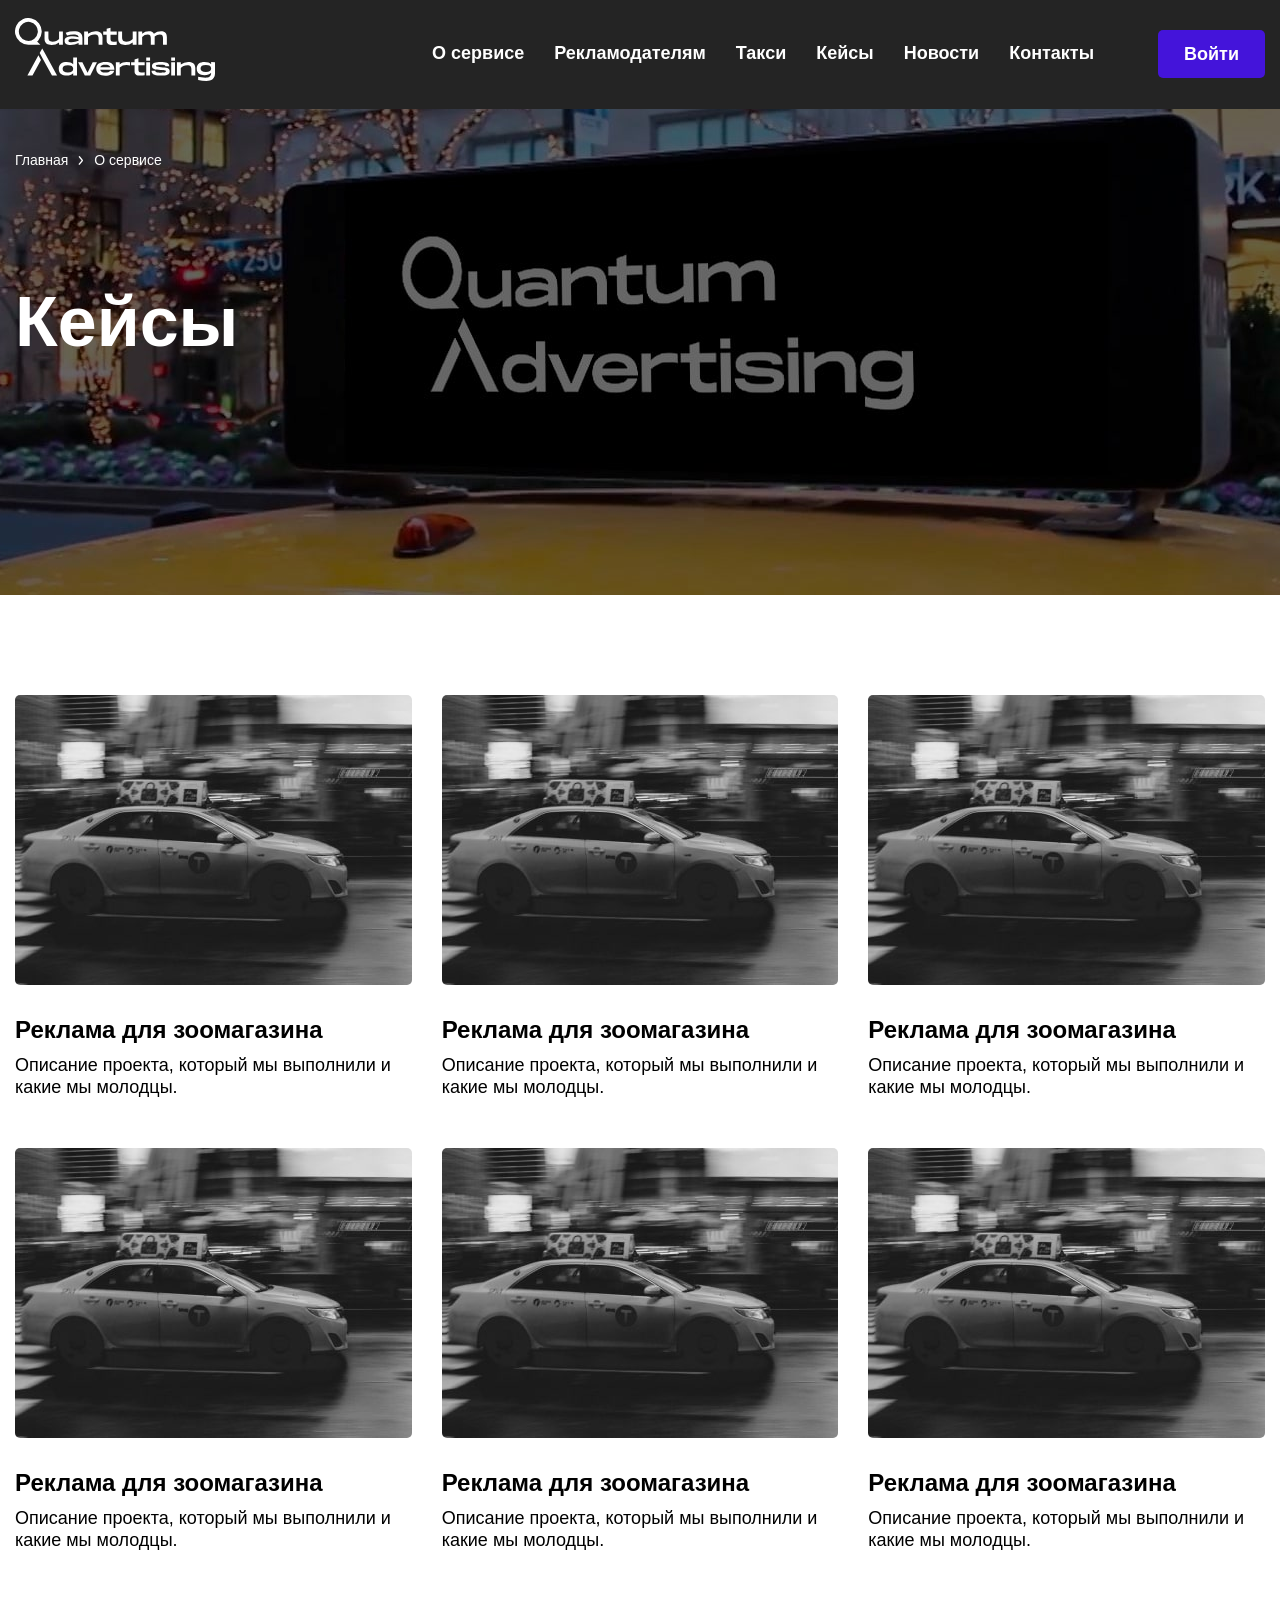
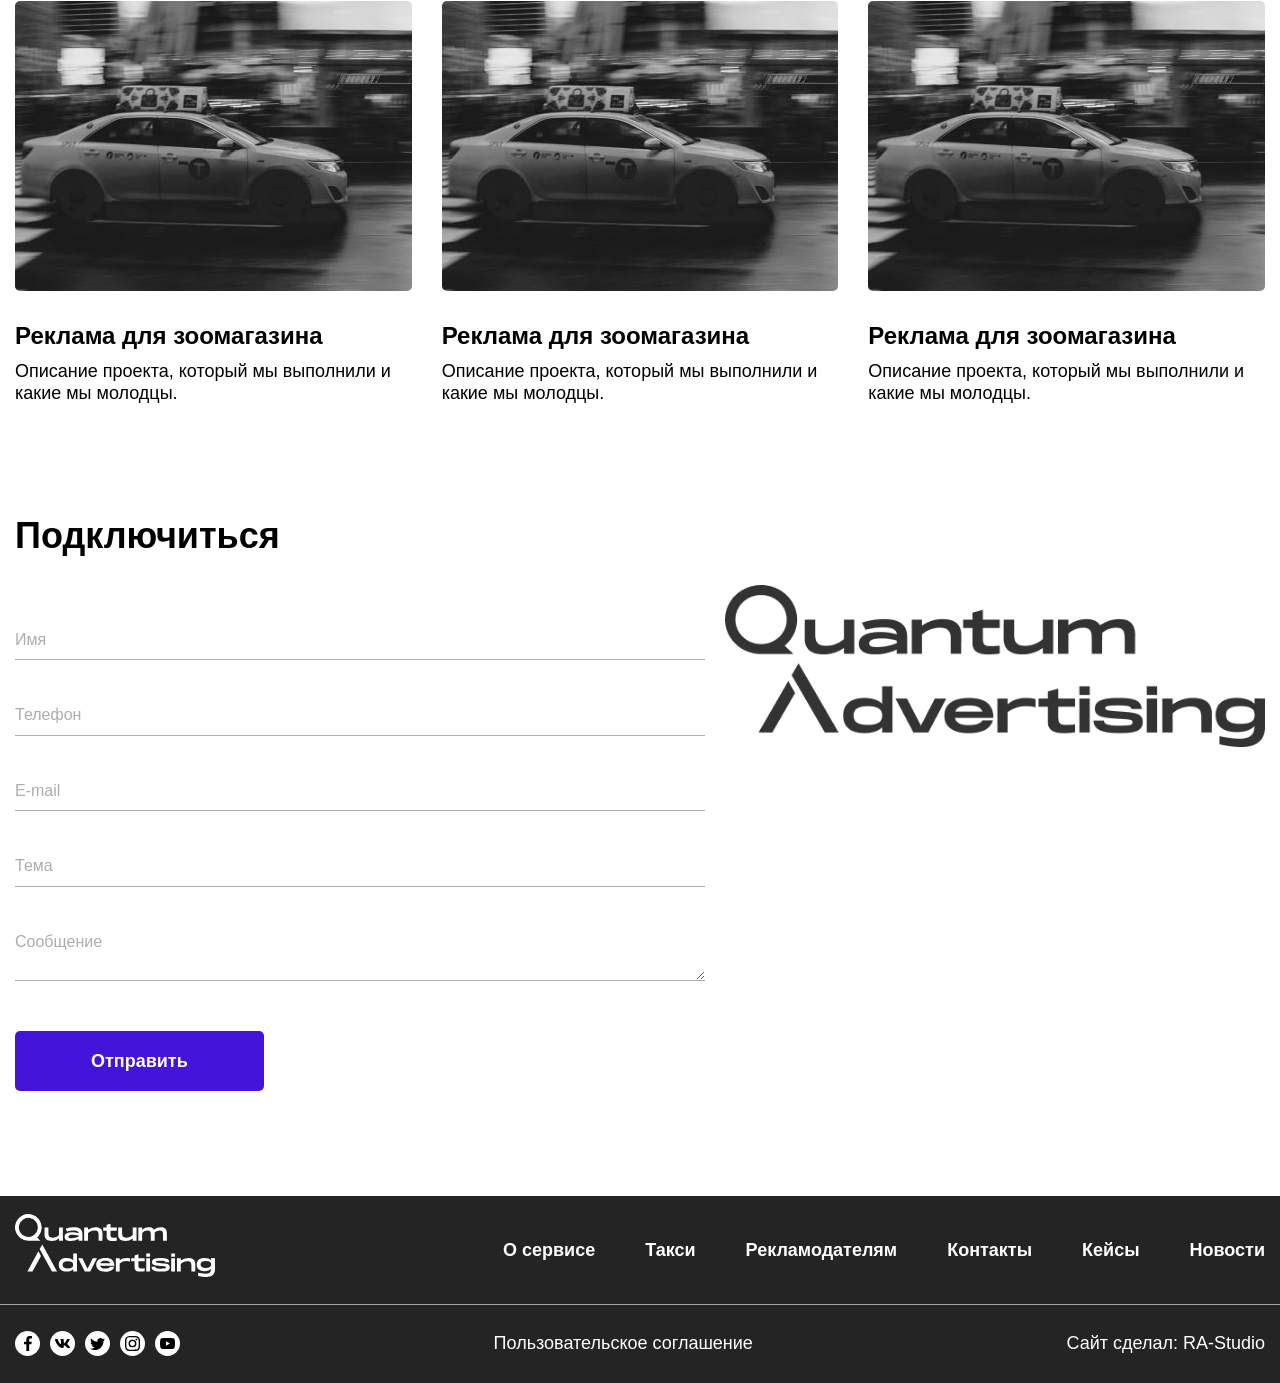
<file: docs/case.html>
<!DOCTYPE html>
<html>
  <head>
    <meta charset="utf-8">
    <title>Кейсы</title>
    <meta content="" name="description">
    <meta content="" name="keywords">
    <meta name="viewport" content="width=device-width, initial-scale=1">
    <meta content="ie=edge" http-equiv="x-ua-compatible">
    <link rel="shortcut icon" href="assets/images/fav.png" type="image/x-icon">
    <link rel="apple-touch-icon" href="assets/images/fav.png">
    <link rel="stylesheet" type="text/css" href="assets/styles/swiper-bundle.min.css">
    <link rel="stylesheet" type="text/css" href="assets/styles/app.css">
  </head>
  <body>
    <div class="wrapper">
      <header class="header">
        <div class="header__container container"><a class="header__logo" href="#">
            <svg class="header__svg" width="200" height="63">
              <use xlink:href="assets/images/sprite.svg#logo"></use>
            </svg></a>
          <button class="header__toggle" type="button" aria-label="Меню"><span class="header__toggle-middle"></span></button>
          <nav class="header__nav">
            <ul class="header__list">
              <li class="header__item"><a class="header__link" href="#">О сервисе</a></li>
              <li class="header__item"><a class="header__link" href="#">Рекламодателям</a></li>
              <li class="header__item"><a class="header__link" href="#">Такси</a></li>
              <li class="header__item"><a class="header__link" href="#">Кейсы</a></li>
              <li class="header__item"><a class="header__link" href="#">Новости</a></li>
              <li class="header__item"><a class="header__link" href="#">Контакты</a></li>
            </ul><a class="header__btn btn btn--blue" href="#">Войти</a>
            <ul class="header__social-list social-list">
              <li class="social-list__item"><a class="social-list__link" href="#">
                  <svg class="social-list__icon" width="8" height="15">
                    <use xlink:href="assets/images/sprite.svg#icon-fb"></use>
                  </svg></a></li>
              <li class="social-list__item"><a class="social-list__link" href="#">
                  <svg class="social-list__icon" width="15" height="9">
                    <use xlink:href="assets/images/sprite.svg#icon-vk"></use>
                  </svg></a></li>
              <li class="social-list__item"><a class="social-list__link" href="#">
                  <svg class="social-list__icon" width="15" height="12">
                    <use xlink:href="assets/images/sprite.svg#icon-tw"></use>
                  </svg></a></li>
              <li class="social-list__item"><a class="social-list__link" href="#">
                  <svg class="social-list__icon" width="15" height="15">
                    <use xlink:href="assets/images/sprite.svg#icon-ig"></use>
                  </svg></a></li>
              <li class="social-list__item"><a class="social-list__link" href="#">
                  <svg class="social-list__icon" width="15" height="11">
                    <use xlink:href="assets/images/sprite.svg#icon-yt"></use>
                  </svg></a></li>
            </ul>
          </nav>
        </div>
      </header>
      <main class="taxi-page">
        <section class="page-banner">
          <div class="page-banner__img-wrap"><img class="page-banner__img" src="assets/images/page-banner-min.jpg" alt="Баннер"></div>
          <div class="page-banner__container container">
            <div class="breadcrumbs">
              <ul class="breadcrumbs__list">
                <li class="breadcrumbs__item"><a class="breadcrumbs__link" href="#">
                    Главная<svg width="6" height="9" viewBox="0 0 6 9" fill="none" xmlns="http://www.w3.org/2000/svg">
<path d="M5.00078 4.50001C5.00107 4.64604 4.95021 4.78757 4.85703 4.90001L1.73203 8.65001C1.62595 8.77765 1.4735 8.85791 1.30824 8.87315C1.14297 8.88839 0.978418 8.83735 0.850782 8.73126C0.723147 8.62517 0.642882 8.47273 0.627645 8.30746C0.612407 8.1422 0.663446 7.97765 0.769532 7.85001L3.56953 4.50001L0.869533 1.15001C0.817616 1.08608 0.778846 1.01252 0.755452 0.933558C0.732057 0.854596 0.724498 0.77179 0.73321 0.689897C0.741922 0.608004 0.766733 0.52864 0.806216 0.456367C0.8457 0.384093 0.899078 0.320336 0.963282 0.26876C1.02755 0.211522 1.10294 0.168173 1.18473 0.141428C1.26653 0.114682 1.35297 0.105118 1.43863 0.113332C1.5243 0.121547 1.60734 0.147363 1.68256 0.189165C1.75779 0.230967 1.82357 0.287854 1.87578 0.35626L4.89453 4.10626C4.97298 4.22194 5.01039 4.36057 5.00078 4.50001Z" fill="var(--icon-breadcrumbs, white)"/>
</svg></a></li>
                <li class="breadcrumbs__item"><span class="breadcrumbs__link">О сервисе</span></li>
              </ul>
            </div>
            <div class="page-banner__title-wrap">
              <h1 class="pages-banner__title h1">Кейсы</h1>
            </div>
          </div>
        </section>
        <section class="case">
          <div class="case__container container">
            <ul class="advertisers-cases__list case-list">
              <li class="advertisers-cases__item"><a class="advertisers-cases__link" href="#">
                  <div class="advertisers-cases__img-wrap"><img class="advertisers-cases__img" src="assets/images/advertcase-2-min.jpg" alt=""></div>
                  <div class="advertisers-cases__text-wrap">
                    <h3 class="advertisers-cases__caption">Реклама для зоомагазина</h3>
                    <p class="advertisers-cases__text">Описание проекта, который мы выполнили и какие мы молодцы.</p>
                  </div></a></li>
              <li class="advertisers-cases__item"><a class="advertisers-cases__link" href="#">
                  <div class="advertisers-cases__img-wrap"><img class="advertisers-cases__img" src="assets/images/advertcase-2-min.jpg" alt=""></div>
                  <div class="advertisers-cases__text-wrap">
                    <h3 class="advertisers-cases__caption">Реклама для зоомагазина</h3>
                    <p class="advertisers-cases__text">Описание проекта, который мы выполнили и какие мы молодцы.</p>
                  </div></a></li>
              <li class="advertisers-cases__item"><a class="advertisers-cases__link" href="#">
                  <div class="advertisers-cases__img-wrap"><img class="advertisers-cases__img" src="assets/images/advertcase-2-min.jpg" alt=""></div>
                  <div class="advertisers-cases__text-wrap">
                    <h3 class="advertisers-cases__caption">Реклама для зоомагазина</h3>
                    <p class="advertisers-cases__text">Описание проекта, который мы выполнили и какие мы молодцы.</p>
                  </div></a></li>
              <li class="advertisers-cases__item"><a class="advertisers-cases__link" href="#">
                  <div class="advertisers-cases__img-wrap"><img class="advertisers-cases__img" src="assets/images/advertcase-2-min.jpg" alt=""></div>
                  <div class="advertisers-cases__text-wrap">
                    <h3 class="advertisers-cases__caption">Реклама для зоомагазина</h3>
                    <p class="advertisers-cases__text">Описание проекта, который мы выполнили и какие мы молодцы.</p>
                  </div></a></li>
              <li class="advertisers-cases__item"><a class="advertisers-cases__link" href="#">
                  <div class="advertisers-cases__img-wrap"><img class="advertisers-cases__img" src="assets/images/advertcase-2-min.jpg" alt=""></div>
                  <div class="advertisers-cases__text-wrap">
                    <h3 class="advertisers-cases__caption">Реклама для зоомагазина</h3>
                    <p class="advertisers-cases__text">Описание проекта, который мы выполнили и какие мы молодцы.</p>
                  </div></a></li>
              <li class="advertisers-cases__item"><a class="advertisers-cases__link" href="#">
                  <div class="advertisers-cases__img-wrap"><img class="advertisers-cases__img" src="assets/images/advertcase-2-min.jpg" alt=""></div>
                  <div class="advertisers-cases__text-wrap">
                    <h3 class="advertisers-cases__caption">Реклама для зоомагазина</h3>
                    <p class="advertisers-cases__text">Описание проекта, который мы выполнили и какие мы молодцы.</p>
                  </div></a></li>
              <li class="advertisers-cases__item"><a class="advertisers-cases__link" href="#">
                  <div class="advertisers-cases__img-wrap"><img class="advertisers-cases__img" src="assets/images/advertcase-2-min.jpg" alt=""></div>
                  <div class="advertisers-cases__text-wrap">
                    <h3 class="advertisers-cases__caption">Реклама для зоомагазина</h3>
                    <p class="advertisers-cases__text">Описание проекта, который мы выполнили и какие мы молодцы.</p>
                  </div></a></li>
              <li class="advertisers-cases__item"><a class="advertisers-cases__link" href="#">
                  <div class="advertisers-cases__img-wrap"><img class="advertisers-cases__img" src="assets/images/advertcase-2-min.jpg" alt=""></div>
                  <div class="advertisers-cases__text-wrap">
                    <h3 class="advertisers-cases__caption">Реклама для зоомагазина</h3>
                    <p class="advertisers-cases__text">Описание проекта, который мы выполнили и какие мы молодцы.</p>
                  </div></a></li>
              <li class="advertisers-cases__item"><a class="advertisers-cases__link" href="#">
                  <div class="advertisers-cases__img-wrap"><img class="advertisers-cases__img" src="assets/images/advertcase-2-min.jpg" alt=""></div>
                  <div class="advertisers-cases__text-wrap">
                    <h3 class="advertisers-cases__caption">Реклама для зоомагазина</h3>
                    <p class="advertisers-cases__text">Описание проекта, который мы выполнили и какие мы молодцы.</p>
                  </div></a></li>
            </ul>
          </div>
        </section>
        <section class="form">
          <div class="container">
            <h2 class="form__title h2">Подключиться</h2>
            <div class="form__wrap">
              <form class="form__list" action="#" method="#" onsubmit="return false">
                <div class="form__item">
                  <input class="form__input" type="text" name="name" id="name" data-required>
                  <label class="form__label" for="name">Имя</label>
                </div>
                <div class="form__item">
                  <input class="form__input" type="tel" name="tel" id="tel" data-type="tel" data-required>
                  <label class="form__label" for="tel">Телефон</label>
                </div>
                <div class="form__item">
                  <input class="form__input" type="email" name="email" id="email" data-type="email" data-required>
                  <label class="form__label" for="email">E-mail</label>
                </div>
                <div class="form__item">
                  <input class="form__input" type="text" name="theme" id="theme" data-required>
                  <label class="form__label" for="theme">Тема</label>
                </div>
                <div class="form__item">
                  <textarea class="form__input" name="message" id="message" data-required></textarea>
                  <label class="form__label" for="message">Сообщение</label>
                </div>
                <button class="form__btn btn btn--blue" type="submit">Отправить</button>
              </form>
              <div class="form__img-wrap"><img src="assets/images/banner-logo-min.png" alt="Логотип"></div>
            </div>
          </div>
        </section>
      </main>
      <footer class="footer">
        <div class="footer__top">
          <div class="footer__container footer__container--top container"><a class="footer__logo" href="#">
              <svg class="footer__logo" width="200" height="63">
                <use xlink:href="assets/images/sprite.svg#logo"></use>
              </svg></a>
            <ul class="footer__list">
              <li class="footer__item"><a class="footer__link" href="#">О сервисе</a></li>
              <li class="footer__item"><a class="footer__link" href="#">Такси</a></li>
              <li class="footer__item"><a class="footer__link" href="#">Рекламодателям</a></li>
              <li class="footer__item"><a class="footer__link" href="#">Контакты</a></li>
              <li class="footer__item"><a class="footer__link" href="#">Кейсы</a></li>
              <li class="footer__item"><a class="footer__link" href="#">Новости</a></li>
            </ul>
          </div>
        </div>
        <div class="footer__bottom">
          <div class="footer__container footer__container--bottom container">
            <ul class="footer__social-list social-list">
              <li class="social-list__item"><a class="social-list__link" href="#">
                  <svg class="social-list__icon" width="8" height="15">
                    <use xlink:href="assets/images/sprite.svg#icon-fb"></use>
                  </svg></a></li>
              <li class="social-list__item"><a class="social-list__link" href="#">
                  <svg class="social-list__icon" width="15" height="9">
                    <use xlink:href="assets/images/sprite.svg#icon-vk"></use>
                  </svg></a></li>
              <li class="social-list__item"><a class="social-list__link" href="#">
                  <svg class="social-list__icon" width="15" height="12">
                    <use xlink:href="assets/images/sprite.svg#icon-tw"></use>
                  </svg></a></li>
              <li class="social-list__item"><a class="social-list__link" href="#">
                  <svg class="social-list__icon" width="15" height="15">
                    <use xlink:href="assets/images/sprite.svg#icon-ig"></use>
                  </svg></a></li>
              <li class="social-list__item"><a class="social-list__link" href="#">
                  <svg class="social-list__icon" width="15" height="11">
                    <use xlink:href="assets/images/sprite.svg#icon-yt"></use>
                  </svg></a></li>
            </ul><a class="footer__link" href="#">Пользовательское соглашение</a>
            <p class="footer__text">Сайт сделал: <a class="footer__link" href="#">RA-Studio</a></p>
          </div>
        </div>
      </footer>
      <div class="popup popup-noty">
        <div class="popup-wrap">
          <section class="popup-success">
            <div class="popup-success__container">
              <h2 class="popup-success__title popup__title">Ваше сообщение успешно отправлено!</h2>
              <p class="popup-success__text">Мы свяжемся с вами в течении 20 минут</p>
              <div class="popup-success__img-wrap"><img class="popup-success__img" src="assets/images/popup-img-min.png" alt=""></div>
              <button class="popup-success__btn popup__close" type="button" aria-label="Зыкрыть">
                <svg class="popup__close-icon" width="13" height="13">
                  <use xlink:href="assets/images/sprite.svg#icon-close"></use>
                </svg>
              </button>
            </div>
          </section>
        </div>
      </div>
      <div class="popup popup-blank">
        <div class="popup-wrap">
          <section class="popup-form">
            <div class="popup-form__container">
              <h2 class="popup-form__title popup__title">Отправить заявку на подключение</h2>
              <form class="form__list" action="#" method="#" onsubmit="return false">
                <div class="form__item">
                  <input class="form__input" type="text" name="name" id="name">
                  <label class="form__label" for="name">Имя</label>
                </div>
                <div class="form__item">
                  <input class="form__input" type="tel" name="tel" id="tel" data-type="tel" data-required>
                  <label class="form__label" for="tel">Телефон</label>
                </div>
                <div class="form__item">
                  <input class="form__input" type="email" name="email" id="email" data-type="email" data-required>
                  <label class="form__label" for="email">E-mail</label>
                </div>
                <div class="form__item">
                  <input class="form__input" type="text" name="theme" id="theme">
                  <label class="form__label" for="theme">Тема</label>
                </div>
                <div class="form__item">
                  <textarea class="form__input" name="message" id="message"></textarea>
                  <label class="form__label" for="message">Сообщение</label>
                </div>
                <button class="form__btn btn btn--blue" type="submit">Отправить</button>
              </form>
              <button class="popup-form__btn popup__close" type="button" aria-label="Зыкрыть">
                <svg class="popup__close-icon" width="13" height="13">
                  <use xlink:href="assets/images/sprite.svg#icon-close"></use>
                </svg>
              </button>
            </div>
          </section>
        </div>
      </div>
    </div>
    <script src="assets/scripts/imask.min.js"></script>
    <script src="assets/scripts/accordion.min.js"></script>
    <script src="assets/scripts/swiper-bundle.min.js"></script>
    <script src="assets/scripts/medium-zoom.min.js"></script>
    <script src="assets/scripts/focus-visible.min.js"></script>
    <script src="assets/scripts/smoothscroll.min.js"></script>
    <script src="assets/scripts/main.js"></script>
  </body>
</html>
</file>
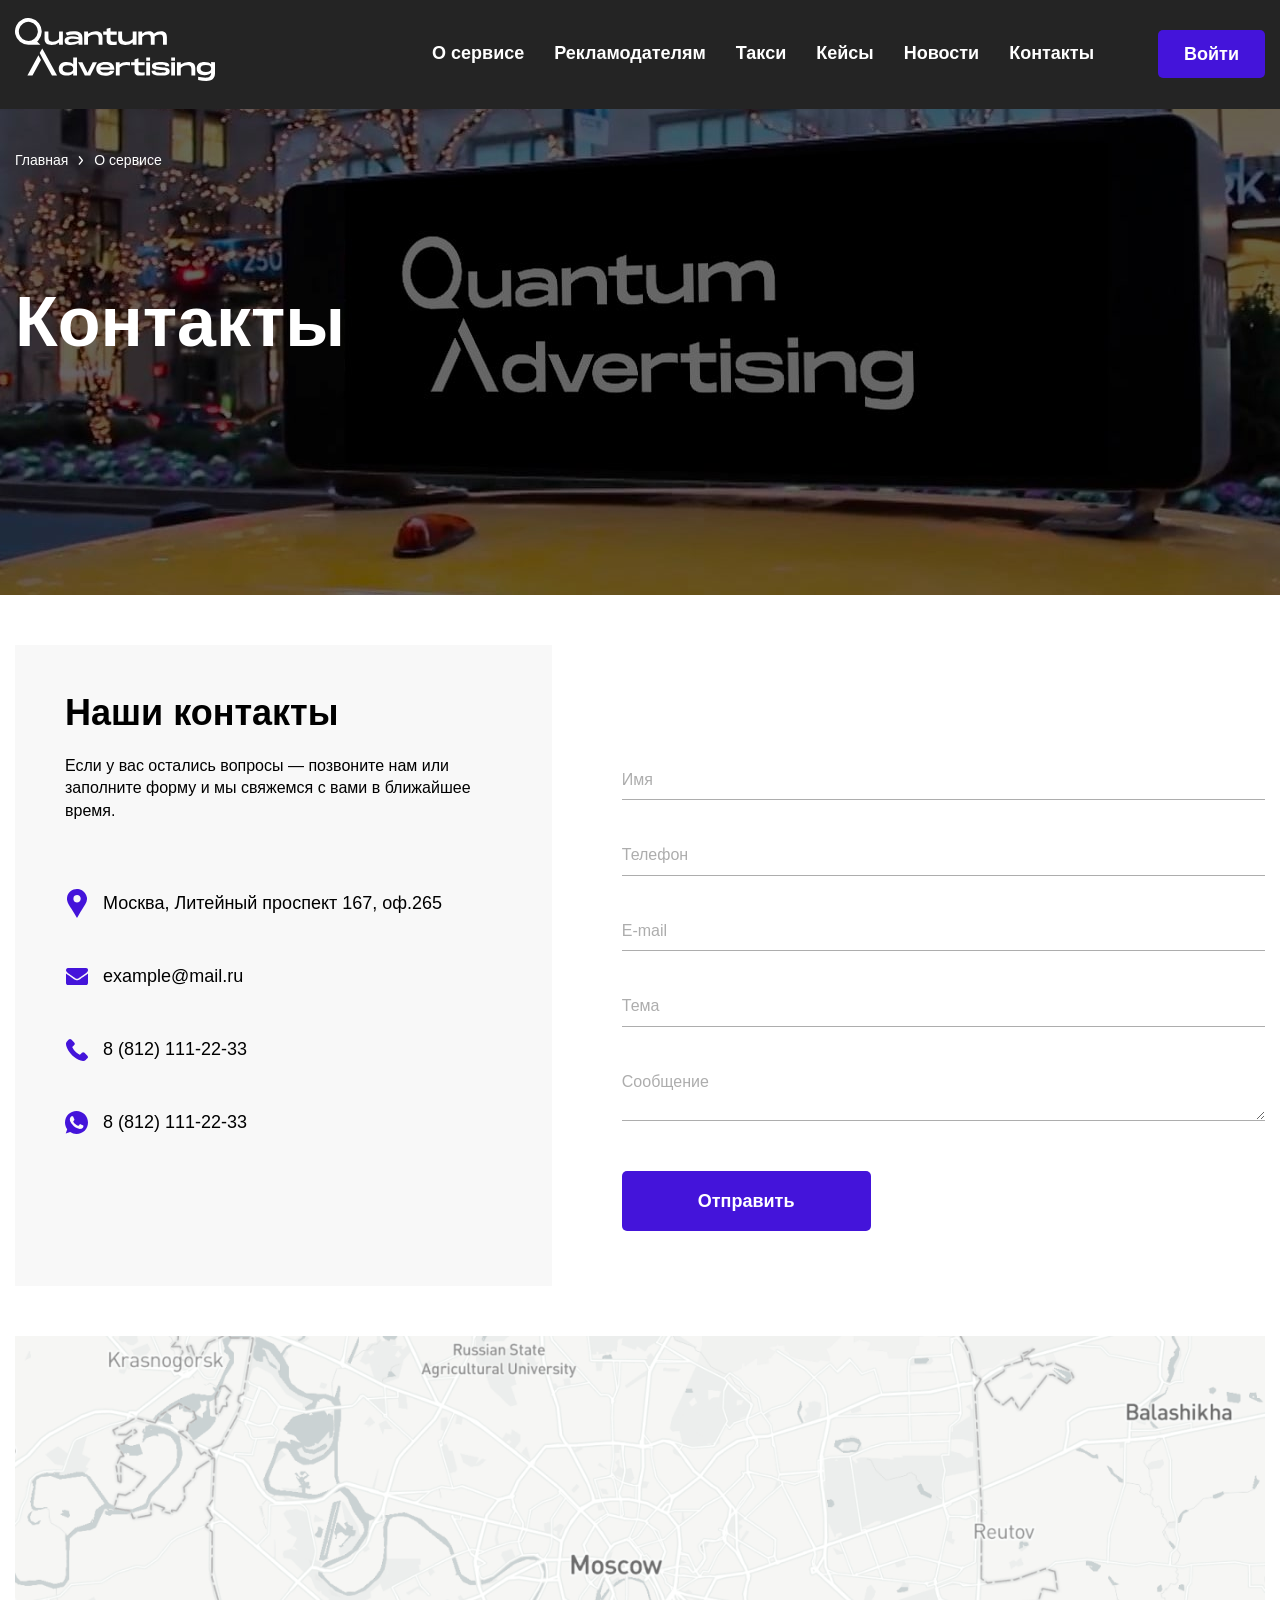
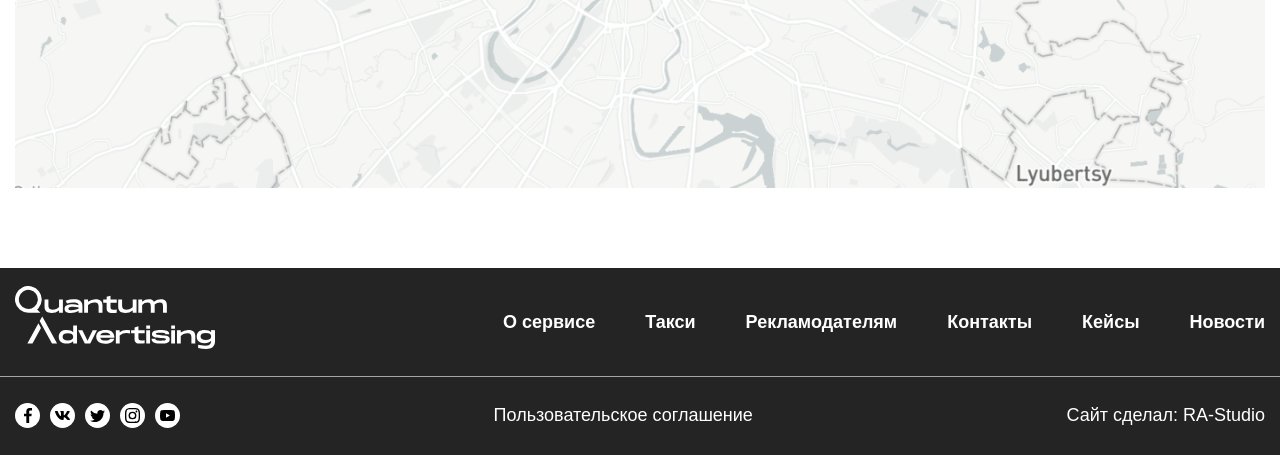
<file: docs/contacts.html>
<!DOCTYPE html>
<html>
  <head>
    <meta charset="utf-8">
    <title>Контакты</title>
    <meta content="" name="description">
    <meta content="" name="keywords">
    <meta name="viewport" content="width=device-width, initial-scale=1">
    <meta content="ie=edge" http-equiv="x-ua-compatible">
    <link rel="shortcut icon" href="assets/images/fav.png" type="image/x-icon">
    <link rel="apple-touch-icon" href="assets/images/fav.png">
    <link rel="stylesheet" type="text/css" href="assets/styles/swiper-bundle.min.css">
    <link rel="stylesheet" type="text/css" href="assets/styles/app.css">
  </head>
  <body>
    <div class="wrapper">
      <header class="header">
        <div class="header__container container"><a class="header__logo" href="#">
            <svg class="header__svg" width="200" height="63">
              <use xlink:href="assets/images/sprite.svg#logo"></use>
            </svg></a>
          <button class="header__toggle" type="button" aria-label="Меню"><span class="header__toggle-middle"></span></button>
          <nav class="header__nav">
            <ul class="header__list">
              <li class="header__item"><a class="header__link" href="#">О сервисе</a></li>
              <li class="header__item"><a class="header__link" href="#">Рекламодателям</a></li>
              <li class="header__item"><a class="header__link" href="#">Такси</a></li>
              <li class="header__item"><a class="header__link" href="#">Кейсы</a></li>
              <li class="header__item"><a class="header__link" href="#">Новости</a></li>
              <li class="header__item"><a class="header__link" href="#">Контакты</a></li>
            </ul><a class="header__btn btn btn--blue" href="#">Войти</a>
            <ul class="header__social-list social-list">
              <li class="social-list__item"><a class="social-list__link" href="#">
                  <svg class="social-list__icon" width="8" height="15">
                    <use xlink:href="assets/images/sprite.svg#icon-fb"></use>
                  </svg></a></li>
              <li class="social-list__item"><a class="social-list__link" href="#">
                  <svg class="social-list__icon" width="15" height="9">
                    <use xlink:href="assets/images/sprite.svg#icon-vk"></use>
                  </svg></a></li>
              <li class="social-list__item"><a class="social-list__link" href="#">
                  <svg class="social-list__icon" width="15" height="12">
                    <use xlink:href="assets/images/sprite.svg#icon-tw"></use>
                  </svg></a></li>
              <li class="social-list__item"><a class="social-list__link" href="#">
                  <svg class="social-list__icon" width="15" height="15">
                    <use xlink:href="assets/images/sprite.svg#icon-ig"></use>
                  </svg></a></li>
              <li class="social-list__item"><a class="social-list__link" href="#">
                  <svg class="social-list__icon" width="15" height="11">
                    <use xlink:href="assets/images/sprite.svg#icon-yt"></use>
                  </svg></a></li>
            </ul>
          </nav>
        </div>
      </header>
      <main class="contacts-page">
        <section class="page-banner">
          <div class="page-banner__img-wrap"><img class="page-banner__img" src="assets/images/page-banner-min.jpg" alt="Баннер"></div>
          <div class="page-banner__container container">
            <div class="breadcrumbs">
              <ul class="breadcrumbs__list">
                <li class="breadcrumbs__item"><a class="breadcrumbs__link" href="#">
                    Главная<svg width="6" height="9" viewBox="0 0 6 9" fill="none" xmlns="http://www.w3.org/2000/svg">
<path d="M5.00078 4.50001C5.00107 4.64604 4.95021 4.78757 4.85703 4.90001L1.73203 8.65001C1.62595 8.77765 1.4735 8.85791 1.30824 8.87315C1.14297 8.88839 0.978418 8.83735 0.850782 8.73126C0.723147 8.62517 0.642882 8.47273 0.627645 8.30746C0.612407 8.1422 0.663446 7.97765 0.769532 7.85001L3.56953 4.50001L0.869533 1.15001C0.817616 1.08608 0.778846 1.01252 0.755452 0.933558C0.732057 0.854596 0.724498 0.77179 0.73321 0.689897C0.741922 0.608004 0.766733 0.52864 0.806216 0.456367C0.8457 0.384093 0.899078 0.320336 0.963282 0.26876C1.02755 0.211522 1.10294 0.168173 1.18473 0.141428C1.26653 0.114682 1.35297 0.105118 1.43863 0.113332C1.5243 0.121547 1.60734 0.147363 1.68256 0.189165C1.75779 0.230967 1.82357 0.287854 1.87578 0.35626L4.89453 4.10626C4.97298 4.22194 5.01039 4.36057 5.00078 4.50001Z" fill="var(--icon-breadcrumbs, white)"/>
</svg></a></li>
                <li class="breadcrumbs__item"><span class="breadcrumbs__link">О сервисе</span></li>
              </ul>
            </div>
            <div class="page-banner__title-wrap">
              <h1 class="pages-banner__title h1">Контакты</h1>
            </div>
          </div>
        </section>
        <section class="contacts">
          <div class="contacts__container container">
            <div class="contacts__top">
              <div class="contacts__wrap">
                <h2 class="contacts__title h2">Наши контакты</h2>
                <p class="contacts__text">Если у вас остались вопросы — позвоните нам или заполните форму и мы свяжемся с вами в ближайшее время.</p>
                <ul class="contacts__list">
                  <li class="contacts__item">
                    <div class="contacts__icon">
                      <svg width="20" height="29">
                        <use xlink:href="assets/images/sprite.svg#map-marker"></use>
                      </svg>
                    </div>
                    <address class="contacts__address">Москва, Литейный проспект 167, оф.265</address>
                  </li>
                  <li class="contacts__item">
                    <div class="contacts__icon">
                      <svg width="22" height="17">
                        <use xlink:href="assets/images/sprite.svg#email"></use>
                      </svg>
                    </div><a class="contacts__link" href="mailto:example@mail.ru">example@mail.ru</a>
                  </li>
                  <li class="contacts__item">
                    <div class="contacts__icon">
                      <svg width="22" height="22">
                        <use xlink:href="assets/images/sprite.svg#telephone"></use>
                      </svg>
                    </div><a class="contacts__link" href="tel:+7812111-22-33">8 (812) 111-22-33</a>
                  </li>
                  <li class="contacts__item">
                    <div class="contacts__icon">
                      <svg width="23" height="23">
                        <use xlink:href="assets/images/sprite.svg#whatsapp"></use>
                      </svg>
                    </div><a class="contacts__link" href="tel:+7812111-22-33">8 (812) 111-22-33</a>
                  </li>
                </ul>
              </div>
              <div class="contacts__form">
                <form class="form__list" action="#" method="#" onsubmit="return false">
                  <div class="form__item">
                    <input class="form__input" type="text" name="name" id="name">
                    <label class="form__label" for="name">Имя</label>
                  </div>
                  <div class="form__item">
                    <input class="form__input" type="tel" name="tel" id="tel" data-type="tel" data-required>
                    <label class="form__label" for="tel">Телефон</label>
                  </div>
                  <div class="form__item">
                    <input class="form__input" type="email" name="email" id="email" data-type="email" data-required>
                    <label class="form__label" for="email">E-mail</label>
                  </div>
                  <div class="form__item">
                    <input class="form__input" type="text" name="theme" id="theme">
                    <label class="form__label" for="theme">Тема</label>
                  </div>
                  <div class="form__item">
                    <textarea class="form__input" name="message" id="message"></textarea>
                    <label class="form__label" for="message">Сообщение</label>
                  </div>
                  <button class="form__btn btn btn--blue" type="submit">Отправить</button>
                </form>
              </div>
            </div>
            <div class="contacts__map"><img class="contacts__map-img" src="assets/images/contacts__map-min.png" alt="Карта"></div>
          </div>
        </section>
      </main>
      <footer class="footer">
        <div class="footer__top">
          <div class="footer__container footer__container--top container"><a class="footer__logo" href="#">
              <svg class="footer__logo" width="200" height="63">
                <use xlink:href="assets/images/sprite.svg#logo"></use>
              </svg></a>
            <ul class="footer__list">
              <li class="footer__item"><a class="footer__link" href="#">О сервисе</a></li>
              <li class="footer__item"><a class="footer__link" href="#">Такси</a></li>
              <li class="footer__item"><a class="footer__link" href="#">Рекламодателям</a></li>
              <li class="footer__item"><a class="footer__link" href="#">Контакты</a></li>
              <li class="footer__item"><a class="footer__link" href="#">Кейсы</a></li>
              <li class="footer__item"><a class="footer__link" href="#">Новости</a></li>
            </ul>
          </div>
        </div>
        <div class="footer__bottom">
          <div class="footer__container footer__container--bottom container">
            <ul class="footer__social-list social-list">
              <li class="social-list__item"><a class="social-list__link" href="#">
                  <svg class="social-list__icon" width="8" height="15">
                    <use xlink:href="assets/images/sprite.svg#icon-fb"></use>
                  </svg></a></li>
              <li class="social-list__item"><a class="social-list__link" href="#">
                  <svg class="social-list__icon" width="15" height="9">
                    <use xlink:href="assets/images/sprite.svg#icon-vk"></use>
                  </svg></a></li>
              <li class="social-list__item"><a class="social-list__link" href="#">
                  <svg class="social-list__icon" width="15" height="12">
                    <use xlink:href="assets/images/sprite.svg#icon-tw"></use>
                  </svg></a></li>
              <li class="social-list__item"><a class="social-list__link" href="#">
                  <svg class="social-list__icon" width="15" height="15">
                    <use xlink:href="assets/images/sprite.svg#icon-ig"></use>
                  </svg></a></li>
              <li class="social-list__item"><a class="social-list__link" href="#">
                  <svg class="social-list__icon" width="15" height="11">
                    <use xlink:href="assets/images/sprite.svg#icon-yt"></use>
                  </svg></a></li>
            </ul><a class="footer__link" href="#">Пользовательское соглашение</a>
            <p class="footer__text">Сайт сделал: <a class="footer__link" href="#">RA-Studio</a></p>
          </div>
        </div>
      </footer>
      <div class="popup popup-noty">
        <div class="popup-wrap">
          <section class="popup-success">
            <div class="popup-success__container">
              <h2 class="popup-success__title popup__title">Ваше сообщение успешно отправлено!</h2>
              <p class="popup-success__text">Мы свяжемся с вами в течении 20 минут</p>
              <div class="popup-success__img-wrap"><img class="popup-success__img" src="assets/images/popup-img-min.png" alt=""></div>
              <button class="popup-success__btn popup__close" type="button" aria-label="Зыкрыть">
                <svg class="popup__close-icon" width="13" height="13">
                  <use xlink:href="assets/images/sprite.svg#icon-close"></use>
                </svg>
              </button>
            </div>
          </section>
        </div>
      </div>
      <div class="popup popup-blank">
        <div class="popup-wrap">
          <section class="popup-form">
            <div class="popup-form__container">
              <h2 class="popup-form__title popup__title">Отправить заявку на подключение</h2>
              <form class="form__list" action="#" method="#" onsubmit="return false">
                <div class="form__item">
                  <input class="form__input" type="text" name="name" id="name">
                  <label class="form__label" for="name">Имя</label>
                </div>
                <div class="form__item">
                  <input class="form__input" type="tel" name="tel" id="tel" data-type="tel" data-required>
                  <label class="form__label" for="tel">Телефон</label>
                </div>
                <div class="form__item">
                  <input class="form__input" type="email" name="email" id="email" data-type="email" data-required>
                  <label class="form__label" for="email">E-mail</label>
                </div>
                <div class="form__item">
                  <input class="form__input" type="text" name="theme" id="theme">
                  <label class="form__label" for="theme">Тема</label>
                </div>
                <div class="form__item">
                  <textarea class="form__input" name="message" id="message"></textarea>
                  <label class="form__label" for="message">Сообщение</label>
                </div>
                <button class="form__btn btn btn--blue" type="submit">Отправить</button>
              </form>
              <button class="popup-form__btn popup__close" type="button" aria-label="Зыкрыть">
                <svg class="popup__close-icon" width="13" height="13">
                  <use xlink:href="assets/images/sprite.svg#icon-close"></use>
                </svg>
              </button>
            </div>
          </section>
        </div>
      </div>
    </div>
    <script src="assets/scripts/imask.min.js"></script>
    <script src="assets/scripts/accordion.min.js"></script>
    <script src="assets/scripts/swiper-bundle.min.js"></script>
    <script src="assets/scripts/medium-zoom.min.js"></script>
    <script src="assets/scripts/focus-visible.min.js"></script>
    <script src="assets/scripts/smoothscroll.min.js"></script>
    <script src="assets/scripts/main.js"></script>
  </body>
</html>
</file>
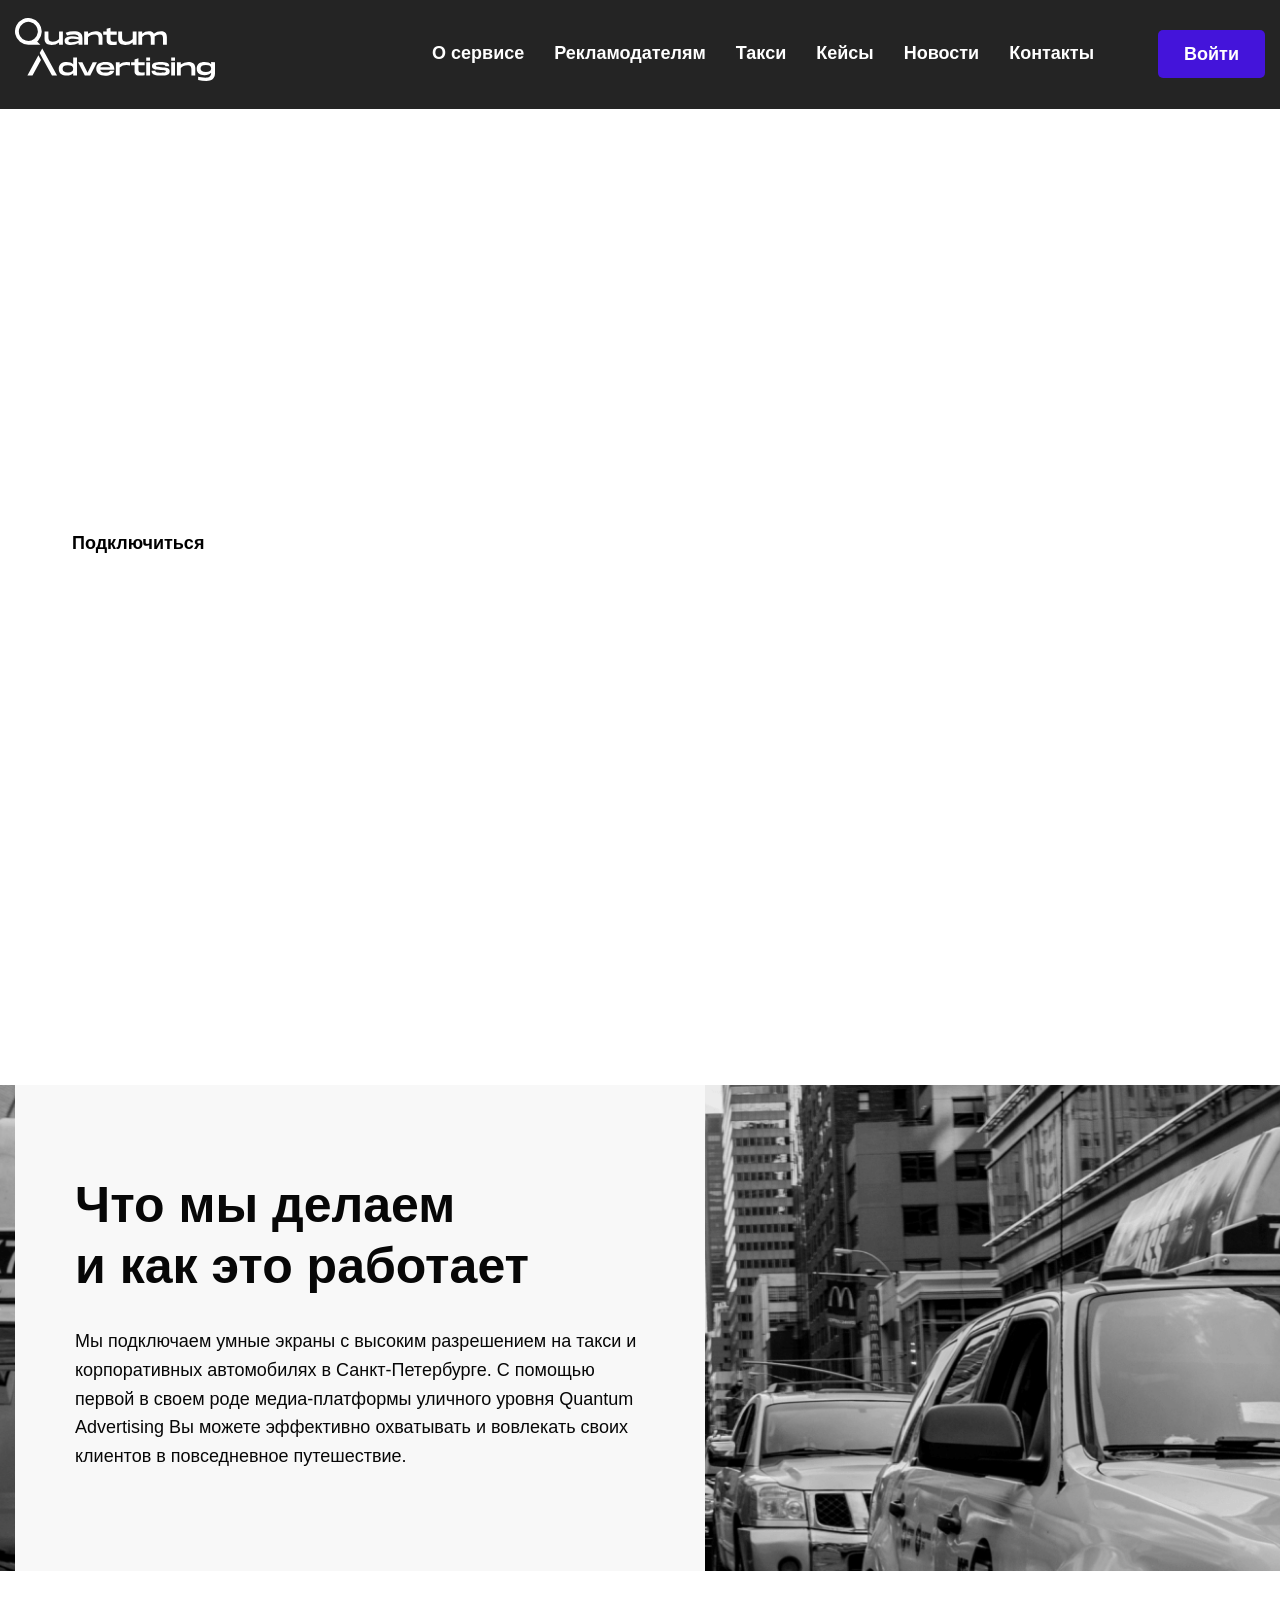
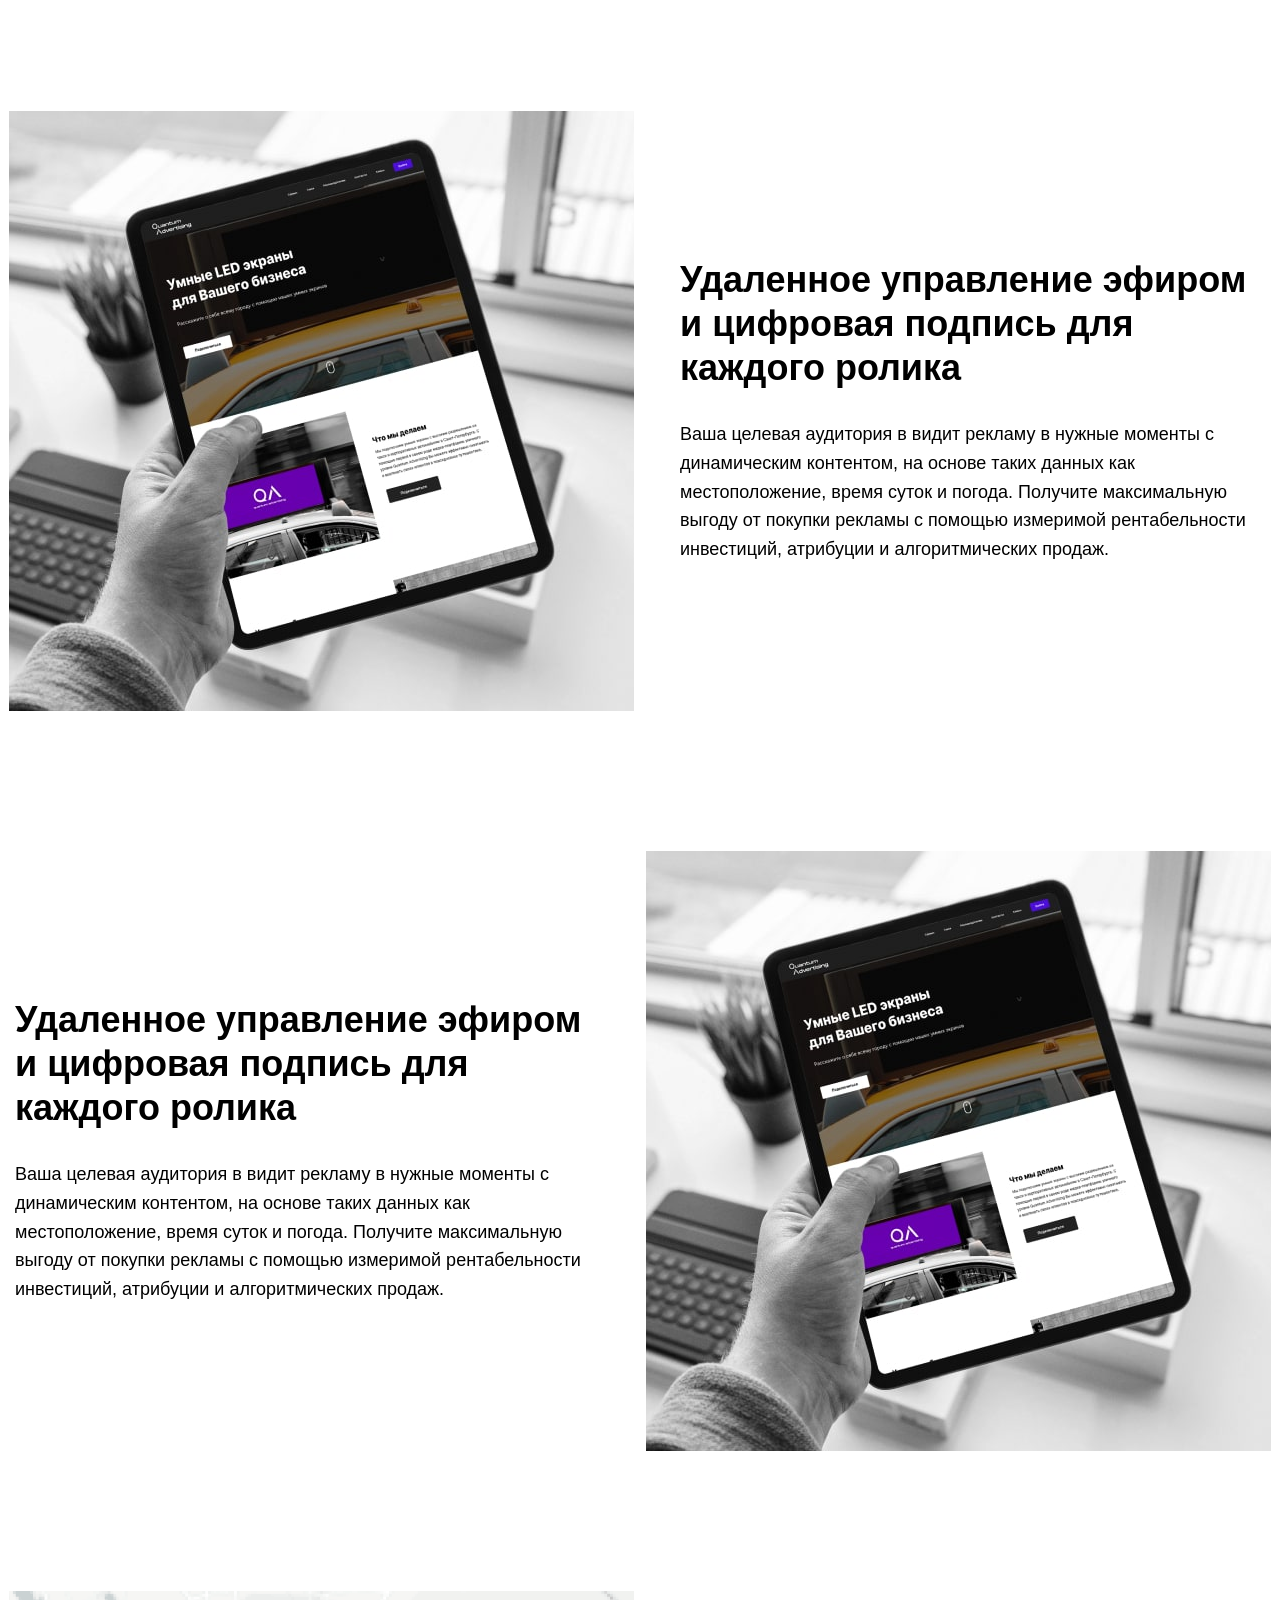
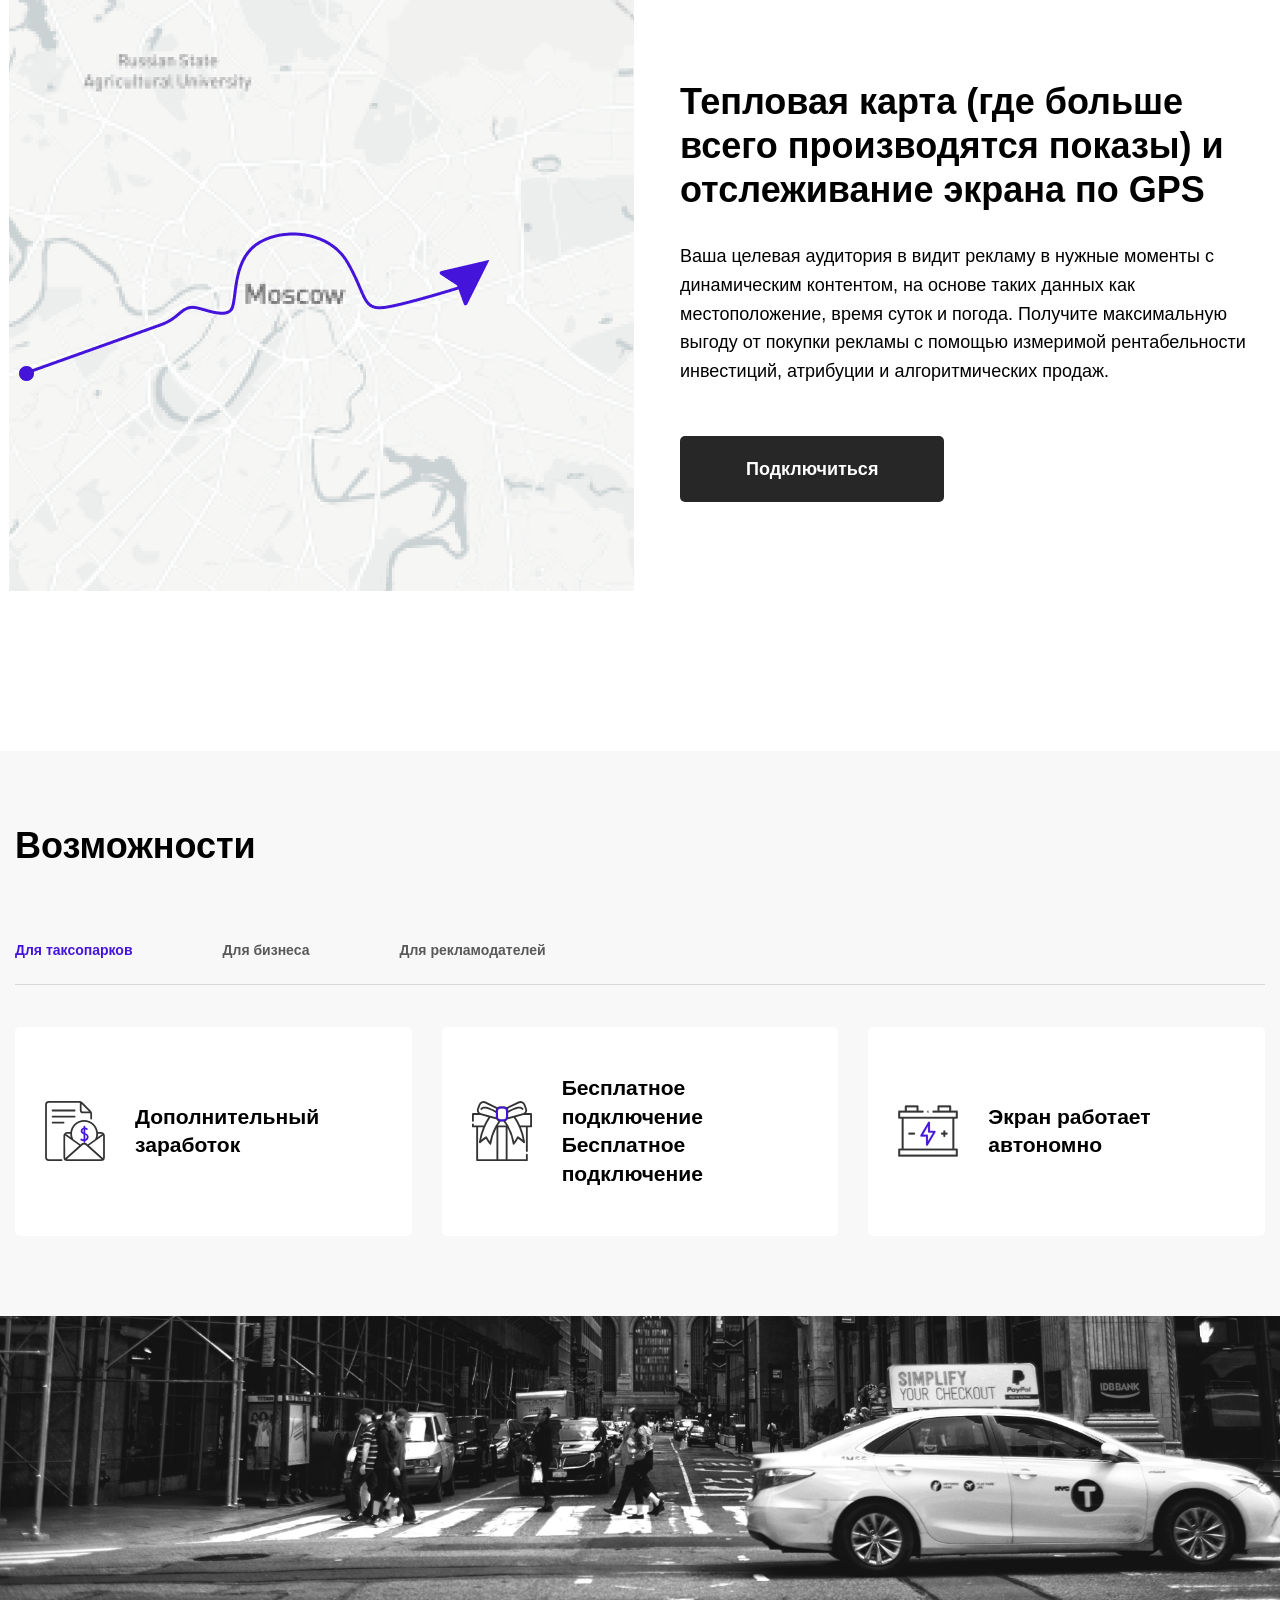
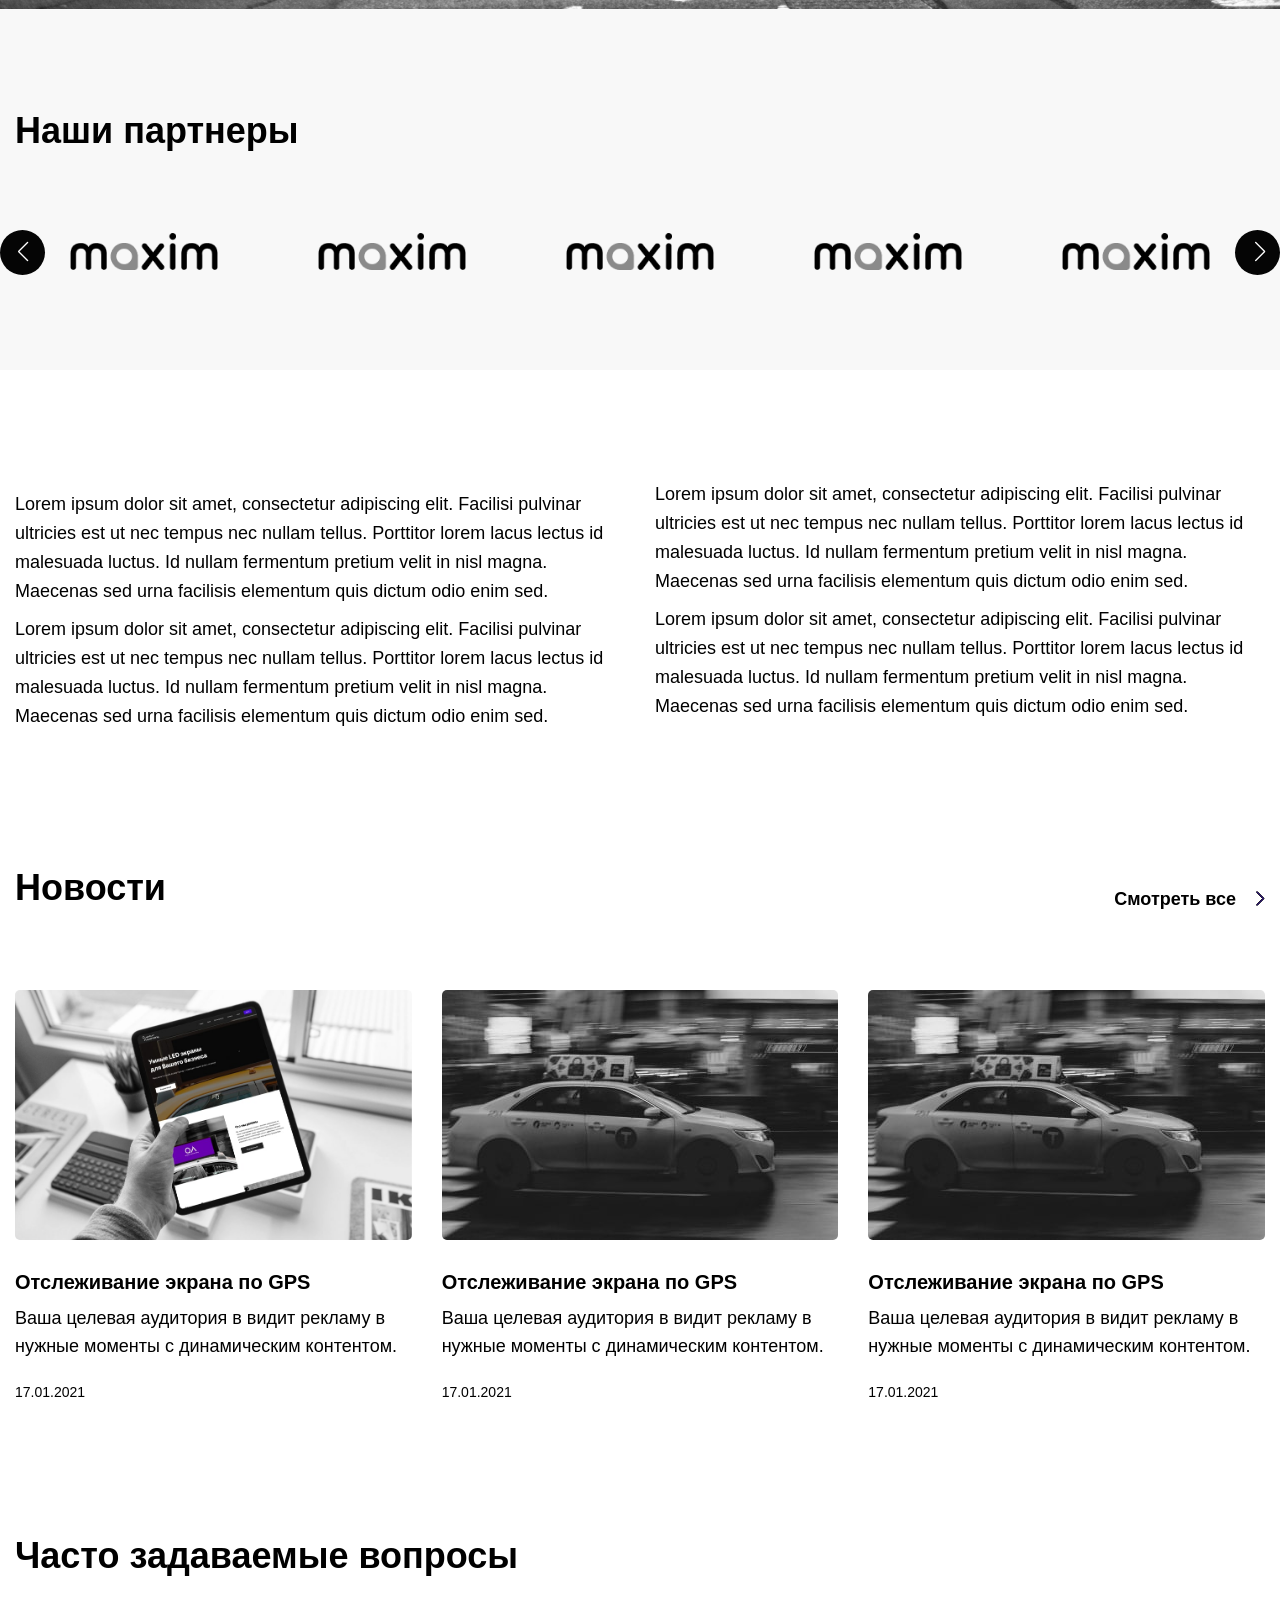
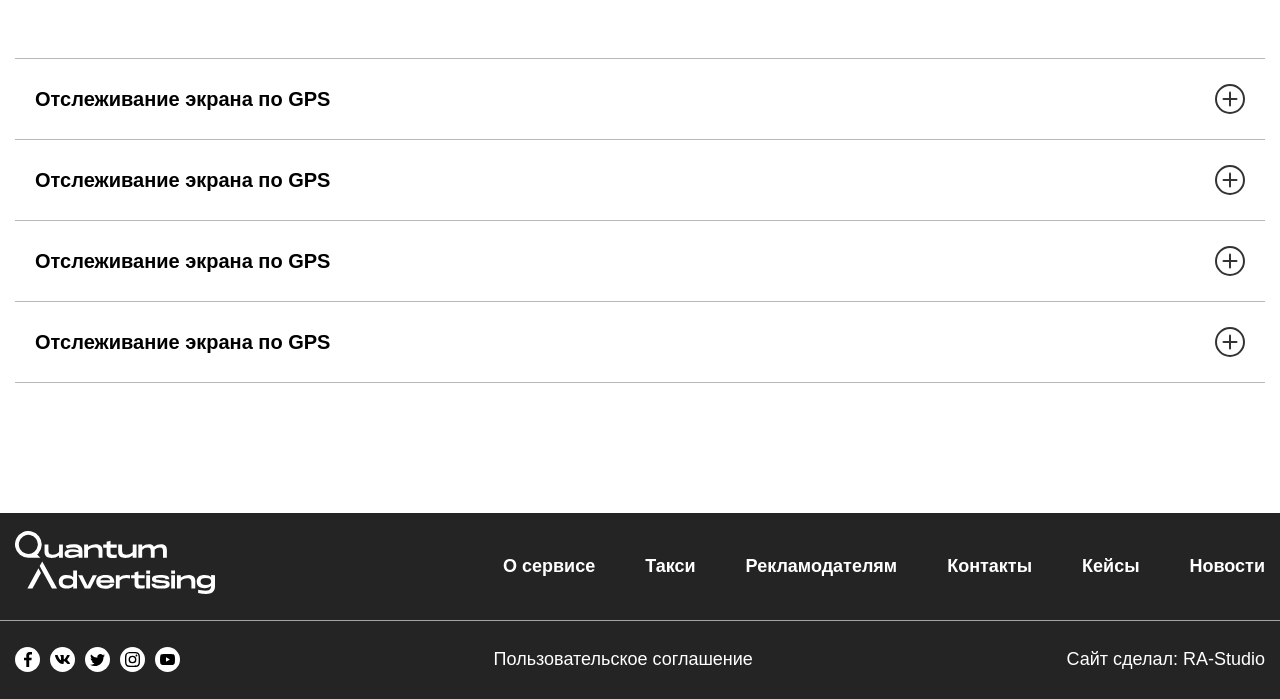
<file: docs/main.html>
<!DOCTYPE html>
<html>
  <head>
    <meta charset="utf-8">
    <title>Главная</title>
    <meta content="" name="description">
    <meta content="" name="keywords">
    <meta name="viewport" content="width=device-width, initial-scale=1">
    <meta content="ie=edge" http-equiv="x-ua-compatible">
    <link rel="shortcut icon" href="assets/images/fav.png" type="image/x-icon">
    <link rel="apple-touch-icon" href="assets/images/fav.png">
    <link rel="stylesheet" type="text/css" href="assets/styles/swiper-bundle.min.css">
    <link rel="stylesheet" type="text/css" href="assets/styles/app.css">
  </head>
  <body>
    <div class="wrapper">
      <header class="header">
        <div class="header__container container"><a class="header__logo" href="#">
            <svg class="header__svg" width="200" height="63">
              <use xlink:href="assets/images/sprite.svg#logo"></use>
            </svg></a>
          <button class="header__toggle" type="button" aria-label="Меню"><span class="header__toggle-middle"></span></button>
          <nav class="header__nav">
            <ul class="header__list">
              <li class="header__item"><a class="header__link" href="#">О сервисе</a></li>
              <li class="header__item"><a class="header__link" href="#">Рекламодателям</a></li>
              <li class="header__item"><a class="header__link" href="#">Такси</a></li>
              <li class="header__item"><a class="header__link" href="#">Кейсы</a></li>
              <li class="header__item"><a class="header__link" href="#">Новости</a></li>
              <li class="header__item"><a class="header__link" href="#">Контакты</a></li>
            </ul><a class="header__btn btn btn--blue" href="#">Войти</a>
            <ul class="header__social-list social-list">
              <li class="social-list__item"><a class="social-list__link" href="#">
                  <svg class="social-list__icon" width="8" height="15">
                    <use xlink:href="assets/images/sprite.svg#icon-fb"></use>
                  </svg></a></li>
              <li class="social-list__item"><a class="social-list__link" href="#">
                  <svg class="social-list__icon" width="15" height="9">
                    <use xlink:href="assets/images/sprite.svg#icon-vk"></use>
                  </svg></a></li>
              <li class="social-list__item"><a class="social-list__link" href="#">
                  <svg class="social-list__icon" width="15" height="12">
                    <use xlink:href="assets/images/sprite.svg#icon-tw"></use>
                  </svg></a></li>
              <li class="social-list__item"><a class="social-list__link" href="#">
                  <svg class="social-list__icon" width="15" height="15">
                    <use xlink:href="assets/images/sprite.svg#icon-ig"></use>
                  </svg></a></li>
              <li class="social-list__item"><a class="social-list__link" href="#">
                  <svg class="social-list__icon" width="15" height="11">
                    <use xlink:href="assets/images/sprite.svg#icon-yt"></use>
                  </svg></a></li>
            </ul>
          </nav>
        </div>
      </header>
      <main class="main-page">
        <section class="main-banner">
          <div class="main-banner__background">
            <video class="main-banner__video" autoplay loop preload>
              <source src="assets/images/gif-maker-3.mp4">
            </video>
          </div>
          <div class="main-banner__container container">
            <div class="main-banner__text-wrap">
              <h1 class="main-banner__title h1">Умные LED экраны для Вашего бизнеса</h1>
              <p class="main-banner__text">Расскажите о себе всему городу с помощью наших умных экранов Расскажите о себе всему городу с помощью наших умных экранов Расскажите о себе всему городу с помощью наших умных экранов Расскажите о себе всему городу с помощью наших умных экранов </p>
              <button class="main-banner__btn btn btn--white js-form">Подключиться</button>
            </div>
          </div><a class="main-page__scroll-btn" href="#next">
            <svg class="main-page__btn-icon" width="66" height="66">
              <use xlink:href="assets/images/sprite.svg#icon-mouse"></use>
            </svg></a>
        </section>
        <section class="advantages layout scrollto" id="next">
          <div class="layout__top layout-top">
            <div class="layout__top-banner"><img class="layout__top-img" src="assets/images/block-banner-min.png" alt=""></div>
            <div class="layout-top__container container">
              <div class="layout-top__text-wrap">
                <h2 class="layout-top__title">Что мы делаем<br> и как это работает</h2>
                <p class="layout-top__text">Мы подключаем умные экраны с высоким разрешением на такси и корпоративных автомобилях в Санкт-Петербурге. С помощью первой в своем роде медиа-платформы уличного уровня Quantum Advertising Вы можете эффективно охватывать и вовлекать своих клиентов в повседневное путешествие.</p>
              </div>
            </div>
          </div>
          <div class="layout__list">
            <div class="layout__item layout__item--left container">
              <div class="layout__img-wrap"><img class="layout__img" src="assets/images/mockup-min.jpg" alt=""></div>
              <div class="layout__text-wrap">
                <h3 class="layout__subtitle h2">Удаленное управление эфиром и цифровая подпись для каждого ролика</h3>
                <p class="layout__text">Ваша целевая аудитория в видит рекламу в нужные моменты с динамическим контентом, на основе таких данных как местоположение, время суток и погода. Получите максимальную выгоду от покупки рекламы с помощью измеримой рентабельности инвестиций, атрибуции и алгоритмических продаж.</p>
              </div>
            </div>
            <div class="layout__item layout__item--right container">
              <div class="layout__text-wrap">
                <h3 class="layout__subtitle h2">Удаленное управление эфиром и цифровая подпись для каждого ролика</h3>
                <p class="layout__text">Ваша целевая аудитория в видит рекламу в нужные моменты с динамическим контентом, на основе таких данных как местоположение, время суток и погода. Получите максимальную выгоду от покупки рекламы с помощью измеримой рентабельности инвестиций, атрибуции и алгоритмических продаж.</p>
              </div>
              <div class="layout__img-wrap"><img class="layout__img" src="assets/images/mockup-min.jpg" alt=""></div>
            </div>
            <div class="layout__item layout__item--left container">
              <div class="layout__img-wrap"><img class="layout__img" src="assets/images/map-min.png" alt=""></div>
              <div class="layout__text-wrap">
                <h3 class="layout__subtitle h2">Тепловая карта (где больше всего производятся показы) и отслеживание экрана по GPS</h3>
                <p class="layout__text">Ваша целевая аудитория в видит рекламу в нужные моменты с динамическим контентом, на основе таких данных как местоположение, время суток и погода. Получите максимальную выгоду от покупки рекламы с помощью измеримой рентабельности инвестиций, атрибуции и алгоритмических продаж.</p><a class="layout__btn btn btn--black js-form" href="#">Подключиться</a>
              </div>
            </div>
          </div>
        </section>
        <section class="capability tabs">
          <div class="tabs__container container">
            <h2 class="tabs__title h2">Возможности</h2>
            <div class="tabs__wrap" data-tab>
              <div class="tabs__nav">
                <label class="tabs__label">
                  <input class="tabs__input visually-hidden" type="radio" name="tab-name" value="taxi" data-nav-tab="tab-1" checked><span class="tabs__name">Для таксопарков</span>
                </label>
                <label class="tabs__label">
                  <input class="tabs__input visually-hidden" type="radio" name="tab-name" value="business" data-nav-tab="tab-2"><span class="tabs__name">Для бизнеса</span>
                </label>
                <label class="tabs__label">
                  <input class="tabs__input visually-hidden" type="radio" name="tab-name" value="advertiser" data-nav-tab="tab-3"><span class="tabs__name">Для рекламодателей</span>
                </label>
              </div>
              <div class="tabs__content"> 
                <ul class="tabs__item tabs-list active" data-item-tab="tab-1">
                  <li class="tabs-list__item">
                    <svg class="tabs-list__icon" width="60" height="60">
                      <use xlink:href="assets/images/sprite.svg#salary"></use>
                    </svg>
                    <h3 class="tabs-list__caption">Дополнительный заработок</h3>
                  </li>
                  <li class="tabs-list__item">
                    <svg class="tabs-list__icon" width="60" height="60">
                      <use xlink:href="assets/images/sprite.svg#giftbox"></use>
                    </svg>
                    <h3 class="tabs-list__caption">Бесплатное подключение Бесплатное подключение</h3>
                  </li>
                  <li class="tabs-list__item">
                    <svg class="tabs-list__icon" width="60" height="60">
                      <use xlink:href="assets/images/sprite.svg#battery"></use>
                    </svg>
                    <h3 class="tabs-list__caption">Экран работает автономно</h3>
                  </li>
                </ul>
                <ul class="tabs__item tabs-list" data-item-tab="tab-2">
                  <li class="tabs-list__item">
                    <svg class="tabs-list__icon" width="60" height="60">
                      <use xlink:href="assets/images/sprite.svg#salary"></use>
                    </svg>
                    <h3 class="tabs-list__caption">Дополнительный заработок</h3>
                  </li>
                  <li class="tabs-list__item">
                    <svg class="tabs-list__icon" width="60" height="60">
                      <use xlink:href="assets/images/sprite.svg#giftbox"></use>
                    </svg>
                    <h3 class="tabs-list__caption">Бесплатное подключение</h3>
                  </li>
                  <li class="tabs-list__item">
                    <svg class="tabs-list__icon" width="60" height="60">
                      <use xlink:href="assets/images/sprite.svg#battery"></use>
                    </svg>
                    <h3 class="tabs-list__caption">Экран работает автономно</h3>
                  </li>
                </ul>
                <ul class="tabs__item tabs-list" data-item-tab="tab-3">
                  <li class="tabs-list__item">
                    <svg class="tabs-list__icon" width="60" height="60">
                      <use xlink:href="assets/images/sprite.svg#salary"></use>
                    </svg>
                    <h3 class="tabs-list__caption">Дополнительный заработок Дополнительный заработок</h3>
                  </li>
                  <li class="tabs-list__item">
                    <svg class="tabs-list__icon" width="60" height="60">
                      <use xlink:href="assets/images/sprite.svg#giftbox"></use>
                    </svg>
                    <h3 class="tabs-list__caption">Бесплатное подключение</h3>
                  </li>
                  <li class="tabs-list__item">
                    <svg class="tabs-list__icon" width="60" height="60">
                      <use xlink:href="assets/images/sprite.svg#battery"></use>
                    </svg>
                    <h3 class="tabs-list__caption">Экран работает автономно</h3>
                  </li>
                </ul>
              </div>
            </div>
          </div>
          <div class="tabs__banner"><img class="tabs__img" src="assets/images/tab-banner-min.png" alt=""></div>
        </section>
        <section class="partners">
          <div class="partners__container container">
            <h2 class="partners__title h2">Наши партнеры</h2>
            <div class="partners__slider">
              <div class="swiper-container">
                <div class="swiper-wrapper">
                  <div class="swiper-slide"><a class="partners__img-wrap" href="#"><img class="partners__img" src="assets/images/logo_maxim-red-min.png" alt="Логотип Maxim"></a></div>
                  <div class="swiper-slide"><a class="partners__img-wrap" href="#"><img class="partners__img" src="assets/images/logo_maxim-red-min.png" alt="Логотип Maxim"></a></div>
                  <div class="swiper-slide"><a class="partners__img-wrap" href="#"><img class="partners__img" src="assets/images/logo_maxim-red-min.png" alt="Логотип Maxim"></a></div>
                  <div class="swiper-slide"><a class="partners__img-wrap" href="#"><img class="partners__img" src="assets/images/logo_maxim-red-min.png" alt="Логотип Maxim"></a></div>
                  <div class="swiper-slide"><a class="partners__img-wrap" href="#"><img class="partners__img" src="assets/images/logo_maxim-red-min.png" alt="Логотип Maxim"></a></div>
                </div>
              </div>
              <div class="swiper-button-prev"></div>
              <div class="swiper-button-next"></div>
            </div>
          </div>
        </section>
        <section class="news">
          <div class="news__container container">
            <div class="seo-block"> 
              <p>Lorem ipsum dolor sit amet, consectetur adipiscing elit. Facilisi pulvinar ultricies est ut nec tempus nec nullam tellus. Porttitor lorem lacus lectus id malesuada luctus. Id nullam fermentum pretium velit in nisl magna. Maecenas sed urna facilisis elementum quis dictum odio enim sed.</p>
              <p>Lorem ipsum dolor sit amet, consectetur adipiscing elit. Facilisi pulvinar ultricies est ut nec tempus nec nullam tellus. Porttitor lorem lacus lectus id malesuada luctus. Id nullam fermentum pretium velit in nisl magna. Maecenas sed urna facilisis elementum quis dictum odio enim sed.</p>
              <p>Lorem ipsum dolor sit amet, consectetur adipiscing elit. Facilisi pulvinar ultricies est ut nec tempus nec nullam tellus. Porttitor lorem lacus lectus id malesuada luctus. Id nullam fermentum pretium velit in nisl magna. Maecenas sed urna facilisis elementum quis dictum odio enim sed.</p>
              <p>Lorem ipsum dolor sit amet, consectetur adipiscing elit. Facilisi pulvinar ultricies est ut nec tempus nec nullam tellus. Porttitor lorem lacus lectus id malesuada luctus. Id nullam fermentum pretium velit in nisl magna. Maecenas sed urna facilisis elementum quis dictum odio enim sed.</p>
            </div>
          </div>
        </section>
        <section class="news">
          <div class="news__container container">
            <div class="news__top">
              <h2 class="news__title h2">Новости</h2><a class="news__link-more" href="#">
                Смотреть все <svg width="9" height="15" viewBox="0 0 9 15" fill="none" xmlns="http://www.w3.org/2000/svg">
<path d="M1.42295 14.3401L1.42286 14.3402C1.21162 14.5533 0.87114 14.5532 0.660209 14.3403L0.660038 14.3401C0.446646 14.1249 0.446666 13.774 0.660024 13.5588L0.660033 13.5588L6.31882 7.85195L6.66791 7.49989L6.31882 7.14784L0.660274 1.44124C0.660248 1.44121 0.660222 1.44119 0.660196 1.44116C0.446756 1.22573 0.446883 0.8749 0.660203 0.659761L0.660274 0.659689C0.871268 0.44681 1.21186 0.446706 1.42311 0.659761L1.42311 0.659764L7.81825 7.10934C7.81828 7.10937 7.81831 7.1094 7.81834 7.10943C7.92466 7.21675 7.97826 7.35699 7.97826 7.49986C7.97826 7.6428 7.9245 7.78326 7.81818 7.89052C7.81817 7.89053 7.81816 7.89055 7.81815 7.89056L1.42295 14.3401Z" fill="#4414DA" stroke=""/>
</svg></a>
            </div>
            <ul class="news__list">
              <li class="news__item"><a class="news__link" href="#">
                  <div class="news__img-wrap"><img class="news__img" src="assets/images/mockup-min.jpg" alt="Отслеживание экрана по GPS"></div>
                  <div class="news__text-wrap">
                    <h3 class="news__subtitle">Отслеживание экрана по GPS</h3>
                    <p class="news__text">Ваша целевая аудитория в видит рекламу в нужные моменты с динамическим контентом.</p><span class="news__date">17.01.2021</span>
                  </div></a></li>
              <li class="news__item"><a class="news__link" href="#">
                  <div class="news__img-wrap"><img class="news__img" src="assets/images/news-min.jpg" alt="Отслеживание экрана по GPS"></div>
                  <div class="news__text-wrap">
                    <h3 class="news__subtitle">Отслеживание экрана по GPS</h3>
                    <p class="news__text">Ваша целевая аудитория в видит рекламу в нужные моменты с динамическим контентом.</p><span class="news__date">17.01.2021</span>
                  </div></a></li>
              <li class="news__item"><a class="news__link" href="#">
                  <div class="news__img-wrap"><img class="news__img" src="assets/images/news-min.jpg" alt="Отслеживание экрана по GPS"></div>
                  <div class="news__text-wrap">
                    <h3 class="news__subtitle">Отслеживание экрана по GPS</h3>
                    <p class="news__text">Ваша целевая аудитория в видит рекламу в нужные моменты с динамическим контентом.</p><span class="news__date">17.01.2021</span>
                  </div></a></li>
            </ul>
          </div>
        </section>
        <section class="news">
          <div class="news__container container">
            <h2 class="partners__title h2">Часто задаваемые вопросы</h2>
            <div class="faq-cont__wrap">
              <div class="faq-cont ac"> 
                <div class="faq-cont__header ac-header ac-trigger">Отслеживание экрана по GPS
                  <div class="faq-cont__plus"></div>
                </div>
                <div class="ac-panel">
                  <div class="faq-cont__panel">
                    <p>Lorem ipsum dolor sit, amet consectetur adipisicing elit. Voluptates molestias consectetur optio cupiditate atque quas iure facere quis nam nobis culpa veritatis maiores non expedita, debitis accusamus error ad eum.</p>
                  </div>
                </div>
              </div>
              <div class="faq-cont ac"> 
                <div class="faq-cont__header ac-header ac-trigger">Отслеживание экрана по GPS
                  <div class="faq-cont__plus"></div>
                </div>
                <div class="ac-panel">
                  <div class="faq-cont__panel">
                    <p>Lorem ipsum dolor sit, amet consectetur adipisicing elit. Voluptates molestias consectetur optio cupiditate atque quas iure facere quis nam nobis culpa veritatis maiores non expedita, debitis accusamus error ad eum.</p>
                  </div>
                </div>
              </div>
              <div class="faq-cont ac"> 
                <div class="faq-cont__header ac-header ac-trigger">Отслеживание экрана по GPS
                  <div class="faq-cont__plus"></div>
                </div>
                <div class="ac-panel">
                  <div class="faq-cont__panel">
                    <p>Lorem ipsum dolor sit, amet consectetur adipisicing elit. Voluptates molestias consectetur optio cupiditate atque quas iure facere quis nam nobis culpa veritatis maiores non expedita, debitis accusamus error ad eum.</p>
                  </div>
                </div>
              </div>
              <div class="faq-cont ac"> 
                <div class="faq-cont__header ac-header ac-trigger">Отслеживание экрана по GPS
                  <div class="faq-cont__plus"></div>
                </div>
                <div class="ac-panel">
                  <div class="faq-cont__panel">
                    <p>Lorem ipsum dolor sit, amet consectetur adipisicing elit. Voluptates molestias consectetur optio cupiditate atque quas iure facere quis nam nobis culpa veritatis maiores non expedita, debitis accusamus error ad eum.</p>
                  </div>
                </div>
              </div>
            </div>
          </div>
        </section>
      </main>
      <footer class="footer">
        <div class="footer__top">
          <div class="footer__container footer__container--top container"><a class="footer__logo" href="#">
              <svg class="footer__logo" width="200" height="63">
                <use xlink:href="assets/images/sprite.svg#logo"></use>
              </svg></a>
            <ul class="footer__list">
              <li class="footer__item"><a class="footer__link" href="#">О сервисе</a></li>
              <li class="footer__item"><a class="footer__link" href="#">Такси</a></li>
              <li class="footer__item"><a class="footer__link" href="#">Рекламодателям</a></li>
              <li class="footer__item"><a class="footer__link" href="#">Контакты</a></li>
              <li class="footer__item"><a class="footer__link" href="#">Кейсы</a></li>
              <li class="footer__item"><a class="footer__link" href="#">Новости</a></li>
            </ul>
          </div>
        </div>
        <div class="footer__bottom">
          <div class="footer__container footer__container--bottom container">
            <ul class="footer__social-list social-list">
              <li class="social-list__item"><a class="social-list__link" href="#">
                  <svg class="social-list__icon" width="8" height="15">
                    <use xlink:href="assets/images/sprite.svg#icon-fb"></use>
                  </svg></a></li>
              <li class="social-list__item"><a class="social-list__link" href="#">
                  <svg class="social-list__icon" width="15" height="9">
                    <use xlink:href="assets/images/sprite.svg#icon-vk"></use>
                  </svg></a></li>
              <li class="social-list__item"><a class="social-list__link" href="#">
                  <svg class="social-list__icon" width="15" height="12">
                    <use xlink:href="assets/images/sprite.svg#icon-tw"></use>
                  </svg></a></li>
              <li class="social-list__item"><a class="social-list__link" href="#">
                  <svg class="social-list__icon" width="15" height="15">
                    <use xlink:href="assets/images/sprite.svg#icon-ig"></use>
                  </svg></a></li>
              <li class="social-list__item"><a class="social-list__link" href="#">
                  <svg class="social-list__icon" width="15" height="11">
                    <use xlink:href="assets/images/sprite.svg#icon-yt"></use>
                  </svg></a></li>
            </ul><a class="footer__link" href="#">Пользовательское соглашение</a>
            <p class="footer__text">Сайт сделал: <a class="footer__link" href="#">RA-Studio</a></p>
          </div>
        </div>
      </footer>
      <div class="popup popup-noty">
        <div class="popup-wrap">
          <section class="popup-success">
            <div class="popup-success__container">
              <h2 class="popup-success__title popup__title">Ваше сообщение успешно отправлено!</h2>
              <p class="popup-success__text">Мы свяжемся с вами в течении 20 минут</p>
              <div class="popup-success__img-wrap"><img class="popup-success__img" src="assets/images/popup-img-min.png" alt=""></div>
              <button class="popup-success__btn popup__close" type="button" aria-label="Зыкрыть">
                <svg class="popup__close-icon" width="13" height="13">
                  <use xlink:href="assets/images/sprite.svg#icon-close"></use>
                </svg>
              </button>
            </div>
          </section>
        </div>
      </div>
      <div class="popup popup-blank">
        <div class="popup-wrap">
          <section class="popup-form">
            <div class="popup-form__container">
              <h2 class="popup-form__title popup__title">Отправить заявку на подключение</h2>
              <form class="form__list" action="#" method="#" onsubmit="return false">
                <div class="form__item">
                  <input class="form__input" type="text" name="name" id="name">
                  <label class="form__label" for="name">Имя</label>
                </div>
                <div class="form__item">
                  <input class="form__input" type="tel" name="tel" id="tel" data-type="tel" data-required>
                  <label class="form__label" for="tel">Телефон</label>
                </div>
                <div class="form__item">
                  <input class="form__input" type="email" name="email" id="email" data-type="email" data-required>
                  <label class="form__label" for="email">E-mail</label>
                </div>
                <div class="form__item">
                  <input class="form__input" type="text" name="theme" id="theme">
                  <label class="form__label" for="theme">Тема</label>
                </div>
                <div class="form__item">
                  <textarea class="form__input" name="message" id="message"></textarea>
                  <label class="form__label" for="message">Сообщение</label>
                </div>
                <button class="form__btn btn btn--blue" type="submit">Отправить</button>
              </form>
              <button class="popup-form__btn popup__close" type="button" aria-label="Зыкрыть">
                <svg class="popup__close-icon" width="13" height="13">
                  <use xlink:href="assets/images/sprite.svg#icon-close"></use>
                </svg>
              </button>
            </div>
          </section>
        </div>
      </div>
    </div>
    <script src="assets/scripts/imask.min.js"></script>
    <script src="assets/scripts/accordion.min.js"></script>
    <script src="assets/scripts/swiper-bundle.min.js"></script>
    <script src="assets/scripts/medium-zoom.min.js"></script>
    <script src="assets/scripts/focus-visible.min.js"></script>
    <script src="assets/scripts/smoothscroll.min.js"></script>
    <script src="assets/scripts/main.js"></script>
  </body>
</html>
</file>
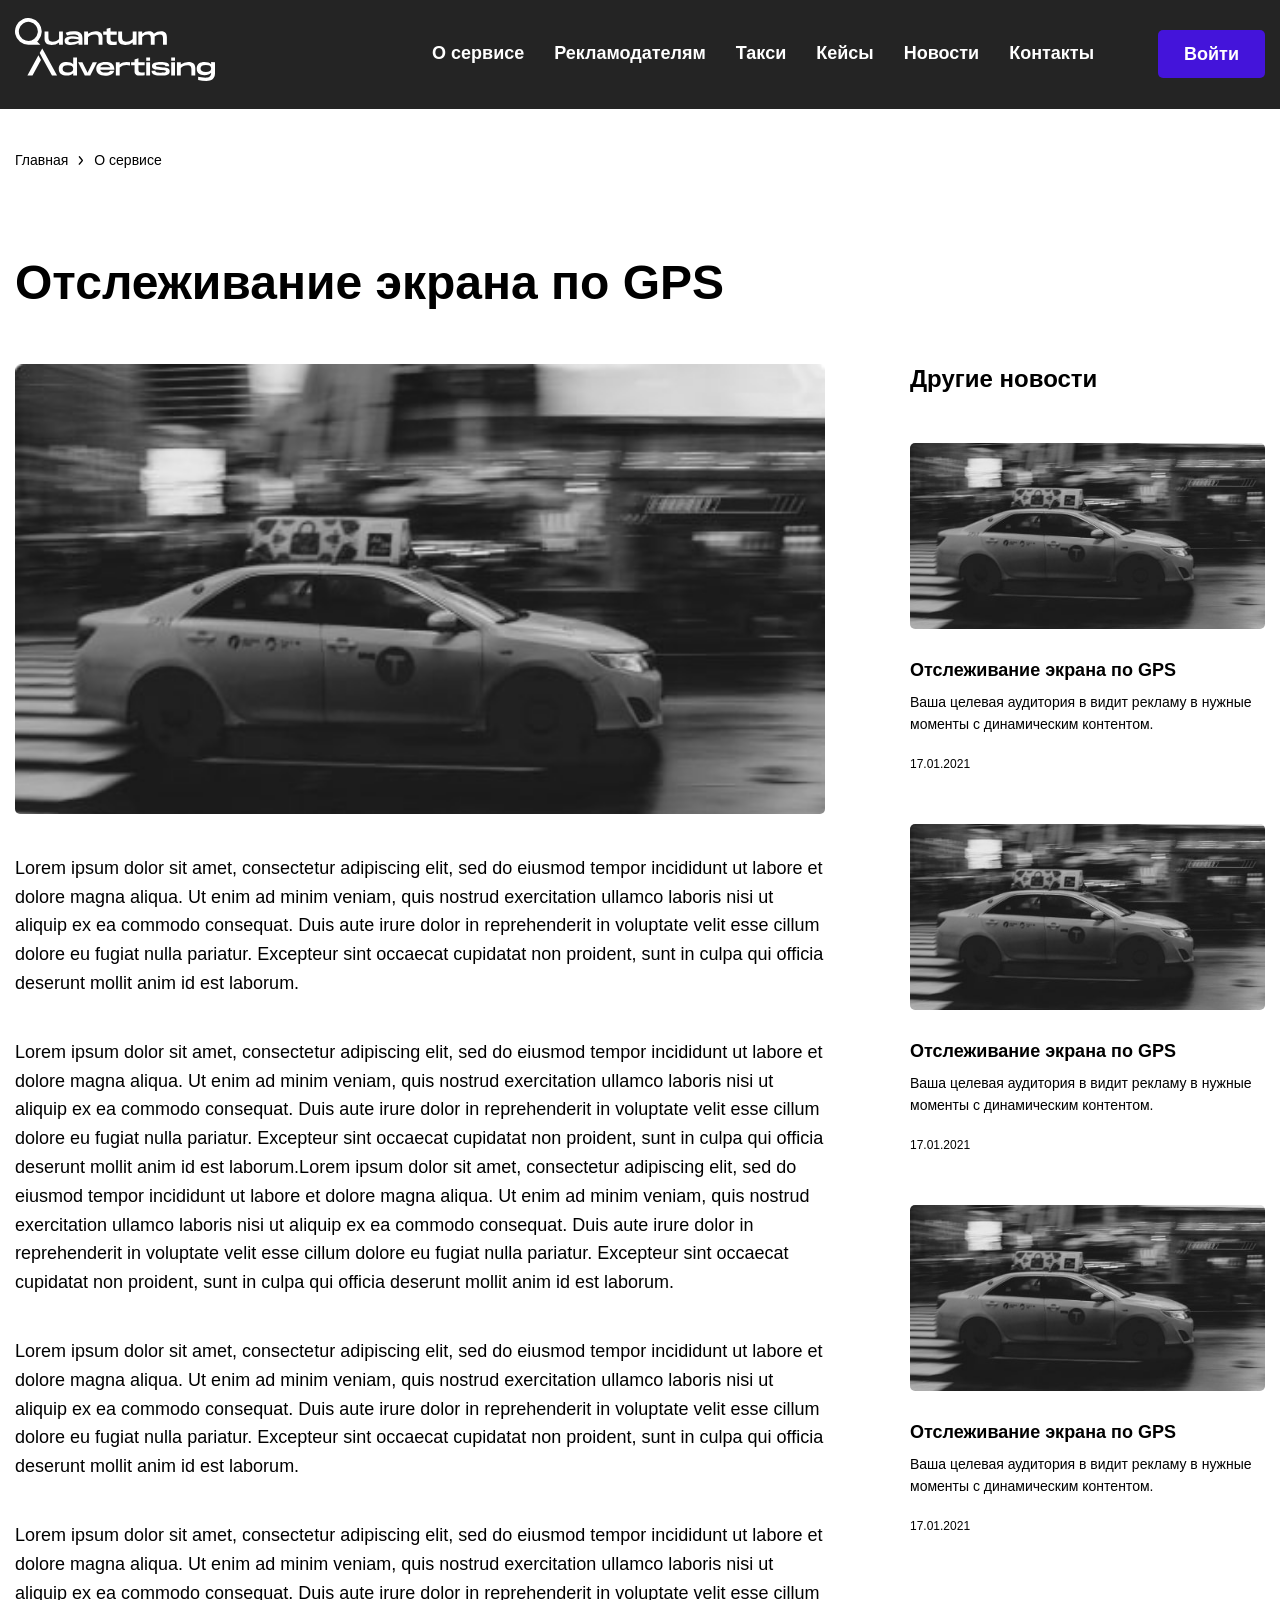
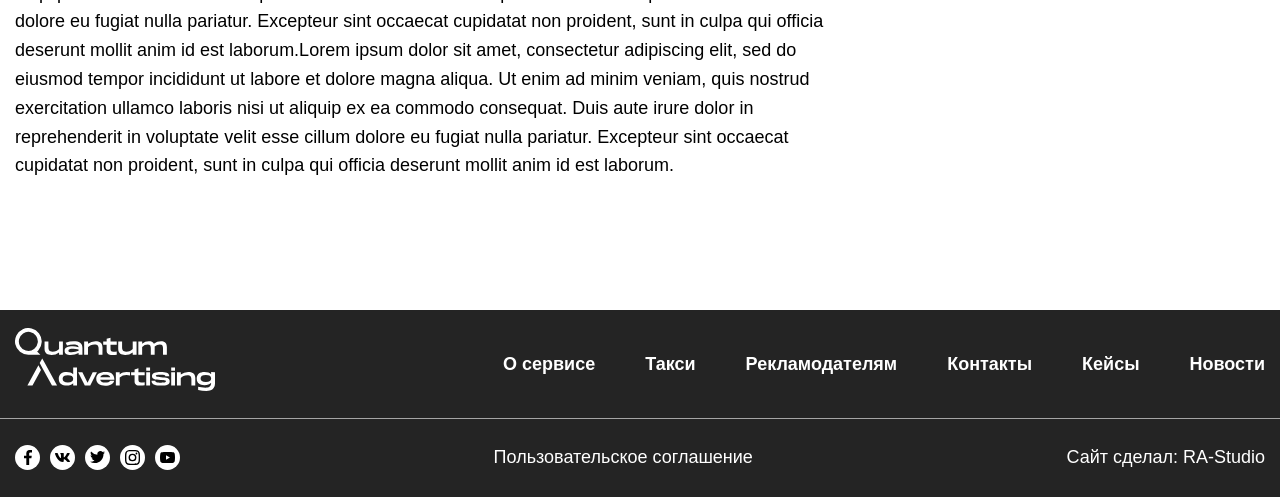
<file: docs/news-item.html>
<!DOCTYPE html>
<html>
  <head>
    <meta charset="utf-8">
    <title>Новость</title>
    <meta content="" name="description">
    <meta content="" name="keywords">
    <meta name="viewport" content="width=device-width, initial-scale=1">
    <meta content="ie=edge" http-equiv="x-ua-compatible">
    <link rel="shortcut icon" href="assets/images/fav.png" type="image/x-icon">
    <link rel="apple-touch-icon" href="assets/images/fav.png">
    <link rel="stylesheet" type="text/css" href="assets/styles/swiper-bundle.min.css">
    <link rel="stylesheet" type="text/css" href="assets/styles/app.css">
  </head>
  <body>
    <div class="wrapper">
      <header class="header">
        <div class="header__container container"><a class="header__logo" href="#">
            <svg class="header__svg" width="200" height="63">
              <use xlink:href="assets/images/sprite.svg#logo"></use>
            </svg></a>
          <button class="header__toggle" type="button" aria-label="Меню"><span class="header__toggle-middle"></span></button>
          <nav class="header__nav">
            <ul class="header__list">
              <li class="header__item"><a class="header__link" href="#">О сервисе</a></li>
              <li class="header__item"><a class="header__link" href="#">Рекламодателям</a></li>
              <li class="header__item"><a class="header__link" href="#">Такси</a></li>
              <li class="header__item"><a class="header__link" href="#">Кейсы</a></li>
              <li class="header__item"><a class="header__link" href="#">Новости</a></li>
              <li class="header__item"><a class="header__link" href="#">Контакты</a></li>
            </ul><a class="header__btn btn btn--blue" href="#">Войти</a>
            <ul class="header__social-list social-list">
              <li class="social-list__item"><a class="social-list__link" href="#">
                  <svg class="social-list__icon" width="8" height="15">
                    <use xlink:href="assets/images/sprite.svg#icon-fb"></use>
                  </svg></a></li>
              <li class="social-list__item"><a class="social-list__link" href="#">
                  <svg class="social-list__icon" width="15" height="9">
                    <use xlink:href="assets/images/sprite.svg#icon-vk"></use>
                  </svg></a></li>
              <li class="social-list__item"><a class="social-list__link" href="#">
                  <svg class="social-list__icon" width="15" height="12">
                    <use xlink:href="assets/images/sprite.svg#icon-tw"></use>
                  </svg></a></li>
              <li class="social-list__item"><a class="social-list__link" href="#">
                  <svg class="social-list__icon" width="15" height="15">
                    <use xlink:href="assets/images/sprite.svg#icon-ig"></use>
                  </svg></a></li>
              <li class="social-list__item"><a class="social-list__link" href="#">
                  <svg class="social-list__icon" width="15" height="11">
                    <use xlink:href="assets/images/sprite.svg#icon-yt"></use>
                  </svg></a></li>
            </ul>
          </nav>
        </div>
      </header>
      <main class="news-item-page">
        <section class="news-item">
          <div class="news-item__container container">
            <div class="news-item__breadcrumbs breadcrumbs">
              <ul class="breadcrumbs__list">
                <li class="breadcrumbs__item"><a class="breadcrumbs__link" href="#">
                    Главная<svg width="6" height="9" viewBox="0 0 6 9" fill="none" xmlns="http://www.w3.org/2000/svg">
<path d="M5.00078 4.50001C5.00107 4.64604 4.95021 4.78757 4.85703 4.90001L1.73203 8.65001C1.62595 8.77765 1.4735 8.85791 1.30824 8.87315C1.14297 8.88839 0.978418 8.83735 0.850782 8.73126C0.723147 8.62517 0.642882 8.47273 0.627645 8.30746C0.612407 8.1422 0.663446 7.97765 0.769532 7.85001L3.56953 4.50001L0.869533 1.15001C0.817616 1.08608 0.778846 1.01252 0.755452 0.933558C0.732057 0.854596 0.724498 0.77179 0.73321 0.689897C0.741922 0.608004 0.766733 0.52864 0.806216 0.456367C0.8457 0.384093 0.899078 0.320336 0.963282 0.26876C1.02755 0.211522 1.10294 0.168173 1.18473 0.141428C1.26653 0.114682 1.35297 0.105118 1.43863 0.113332C1.5243 0.121547 1.60734 0.147363 1.68256 0.189165C1.75779 0.230967 1.82357 0.287854 1.87578 0.35626L4.89453 4.10626C4.97298 4.22194 5.01039 4.36057 5.00078 4.50001Z" fill="var(--icon-breadcrumbs, white)"/>
</svg></a></li>
                <li class="breadcrumbs__item"><span class="breadcrumbs__link">О сервисе</span></li>
              </ul>
            </div>
            <h1 class="news-item__title">Отслеживание экрана по GPS</h1>
            <div class="news-item__wrap">
              <div class="news-item__left">
                <div class="news-item__img-wrap"><img class="news-item__img" src="assets/images/advertcase-2-min.jpg" alt=""></div>
                <div class="news-item__text-wrap">
                  <p class="news-item__text">Lorem ipsum dolor sit amet, consectetur adipiscing elit, sed do eiusmod tempor incididunt ut labore et dolore magna aliqua. Ut enim ad minim veniam, quis nostrud exercitation ullamco laboris nisi ut aliquip ex ea commodo consequat. Duis aute irure dolor in reprehenderit in voluptate velit esse cillum dolore eu fugiat nulla pariatur. Excepteur sint occaecat cupidatat non proident, sunt in culpa qui officia deserunt mollit anim id est laborum.</p>
                  <p class="news-item__text">Lorem ipsum dolor sit amet, consectetur adipiscing elit, sed do eiusmod tempor incididunt ut labore et dolore magna aliqua. Ut enim ad minim veniam, quis nostrud exercitation ullamco laboris nisi ut aliquip ex ea commodo consequat. Duis aute irure dolor in reprehenderit in voluptate velit esse cillum dolore eu fugiat nulla pariatur. Excepteur sint occaecat cupidatat non proident, sunt in culpa qui officia deserunt mollit anim id est laborum.Lorem ipsum dolor sit amet, consectetur adipiscing elit, sed do eiusmod tempor incididunt ut labore et dolore magna aliqua. Ut enim ad minim veniam, quis nostrud exercitation ullamco laboris nisi ut aliquip ex ea commodo consequat. Duis aute irure dolor in reprehenderit in voluptate velit esse cillum dolore eu fugiat nulla pariatur. Excepteur sint occaecat cupidatat non proident, sunt in culpa qui officia deserunt mollit anim id est laborum.</p>
                  <p class="news-item__text">Lorem ipsum dolor sit amet, consectetur adipiscing elit, sed do eiusmod tempor incididunt ut labore et dolore magna aliqua. Ut enim ad minim veniam, quis nostrud exercitation ullamco laboris nisi ut aliquip ex ea commodo consequat. Duis aute irure dolor in reprehenderit in voluptate velit esse cillum dolore eu fugiat nulla pariatur. Excepteur sint occaecat cupidatat non proident, sunt in culpa qui officia deserunt mollit anim id est laborum.</p>
                  <p class="news-item__text">Lorem ipsum dolor sit amet, consectetur adipiscing elit, sed do eiusmod tempor incididunt ut labore et dolore magna aliqua. Ut enim ad minim veniam, quis nostrud exercitation ullamco laboris nisi ut aliquip ex ea commodo consequat. Duis aute irure dolor in reprehenderit in voluptate velit esse cillum dolore eu fugiat nulla pariatur. Excepteur sint occaecat cupidatat non proident, sunt in culpa qui officia deserunt mollit anim id est laborum.Lorem ipsum dolor sit amet, consectetur adipiscing elit, sed do eiusmod tempor incididunt ut labore et dolore magna aliqua. Ut enim ad minim veniam, quis nostrud exercitation ullamco laboris nisi ut aliquip ex ea commodo consequat. Duis aute irure dolor in reprehenderit in voluptate velit esse cillum dolore eu fugiat nulla pariatur. Excepteur sint occaecat cupidatat non proident, sunt in culpa qui officia deserunt mollit anim id est laborum.</p>
                </div>
              </div>
              <div class="news-item__right">
                <h3 class="news-item__subtitle">Другие новости</h3>
                <div class="news-item__slider-right swiper-container">
                  <ul class="news__list news-item__list swiper-wrapper">
                    <li class="news__item swiper-slide"><a class="news__link" href="#">
                        <div class="news__img-wrap"><img class="news__img" src="assets/images/news-min.jpg" alt="Отслеживание экрана по GPS"></div>
                        <div class="news__text-wrap">
                          <h3 class="news__subtitle">Отслеживание экрана по GPS</h3>
                          <p class="news__text">Ваша целевая аудитория в видит рекламу в нужные моменты с динамическим контентом.</p><span class="news__date">17.01.2021</span>
                        </div></a></li>
                    <li class="news__item swiper-slide"><a class="news__link" href="#">
                        <div class="news__img-wrap"><img class="news__img" src="assets/images/news-min.jpg" alt="Отслеживание экрана по GPS"></div>
                        <div class="news__text-wrap">
                          <h3 class="news__subtitle">Отслеживание экрана по GPS</h3>
                          <p class="news__text">Ваша целевая аудитория в видит рекламу в нужные моменты с динамическим контентом.</p><span class="news__date">17.01.2021</span>
                        </div></a></li>
                    <li class="news__item swiper-slide"><a class="news__link" href="#">
                        <div class="news__img-wrap"><img class="news__img" src="assets/images/news-min.jpg" alt="Отслеживание экрана по GPS"></div>
                        <div class="news__text-wrap">
                          <h3 class="news__subtitle">Отслеживание экрана по GPS</h3>
                          <p class="news__text">Ваша целевая аудитория в видит рекламу в нужные моменты с динамическим контентом.</p><span class="news__date">17.01.2021</span>
                        </div></a></li>
                  </ul>
                </div>
              </div>
            </div>
          </div>
        </section>
      </main>
      <footer class="footer">
        <div class="footer__top">
          <div class="footer__container footer__container--top container"><a class="footer__logo" href="#">
              <svg class="footer__logo" width="200" height="63">
                <use xlink:href="assets/images/sprite.svg#logo"></use>
              </svg></a>
            <ul class="footer__list">
              <li class="footer__item"><a class="footer__link" href="#">О сервисе</a></li>
              <li class="footer__item"><a class="footer__link" href="#">Такси</a></li>
              <li class="footer__item"><a class="footer__link" href="#">Рекламодателям</a></li>
              <li class="footer__item"><a class="footer__link" href="#">Контакты</a></li>
              <li class="footer__item"><a class="footer__link" href="#">Кейсы</a></li>
              <li class="footer__item"><a class="footer__link" href="#">Новости</a></li>
            </ul>
          </div>
        </div>
        <div class="footer__bottom">
          <div class="footer__container footer__container--bottom container">
            <ul class="footer__social-list social-list">
              <li class="social-list__item"><a class="social-list__link" href="#">
                  <svg class="social-list__icon" width="8" height="15">
                    <use xlink:href="assets/images/sprite.svg#icon-fb"></use>
                  </svg></a></li>
              <li class="social-list__item"><a class="social-list__link" href="#">
                  <svg class="social-list__icon" width="15" height="9">
                    <use xlink:href="assets/images/sprite.svg#icon-vk"></use>
                  </svg></a></li>
              <li class="social-list__item"><a class="social-list__link" href="#">
                  <svg class="social-list__icon" width="15" height="12">
                    <use xlink:href="assets/images/sprite.svg#icon-tw"></use>
                  </svg></a></li>
              <li class="social-list__item"><a class="social-list__link" href="#">
                  <svg class="social-list__icon" width="15" height="15">
                    <use xlink:href="assets/images/sprite.svg#icon-ig"></use>
                  </svg></a></li>
              <li class="social-list__item"><a class="social-list__link" href="#">
                  <svg class="social-list__icon" width="15" height="11">
                    <use xlink:href="assets/images/sprite.svg#icon-yt"></use>
                  </svg></a></li>
            </ul><a class="footer__link" href="#">Пользовательское соглашение</a>
            <p class="footer__text">Сайт сделал: <a class="footer__link" href="#">RA-Studio</a></p>
          </div>
        </div>
      </footer>
      <div class="popup popup-noty">
        <div class="popup-wrap">
          <section class="popup-success">
            <div class="popup-success__container">
              <h2 class="popup-success__title popup__title">Ваше сообщение успешно отправлено!</h2>
              <p class="popup-success__text">Мы свяжемся с вами в течении 20 минут</p>
              <div class="popup-success__img-wrap"><img class="popup-success__img" src="assets/images/popup-img-min.png" alt=""></div>
              <button class="popup-success__btn popup__close" type="button" aria-label="Зыкрыть">
                <svg class="popup__close-icon" width="13" height="13">
                  <use xlink:href="assets/images/sprite.svg#icon-close"></use>
                </svg>
              </button>
            </div>
          </section>
        </div>
      </div>
      <div class="popup popup-blank">
        <div class="popup-wrap">
          <section class="popup-form">
            <div class="popup-form__container">
              <h2 class="popup-form__title popup__title">Отправить заявку на подключение</h2>
              <form class="form__list" action="#" method="#" onsubmit="return false">
                <div class="form__item">
                  <input class="form__input" type="text" name="name" id="name">
                  <label class="form__label" for="name">Имя</label>
                </div>
                <div class="form__item">
                  <input class="form__input" type="tel" name="tel" id="tel" data-type="tel" data-required>
                  <label class="form__label" for="tel">Телефон</label>
                </div>
                <div class="form__item">
                  <input class="form__input" type="email" name="email" id="email" data-type="email" data-required>
                  <label class="form__label" for="email">E-mail</label>
                </div>
                <div class="form__item">
                  <input class="form__input" type="text" name="theme" id="theme">
                  <label class="form__label" for="theme">Тема</label>
                </div>
                <div class="form__item">
                  <textarea class="form__input" name="message" id="message"></textarea>
                  <label class="form__label" for="message">Сообщение</label>
                </div>
                <button class="form__btn btn btn--blue" type="submit">Отправить</button>
              </form>
              <button class="popup-form__btn popup__close" type="button" aria-label="Зыкрыть">
                <svg class="popup__close-icon" width="13" height="13">
                  <use xlink:href="assets/images/sprite.svg#icon-close"></use>
                </svg>
              </button>
            </div>
          </section>
        </div>
      </div>
    </div>
    <script src="assets/scripts/imask.min.js"></script>
    <script src="assets/scripts/accordion.min.js"></script>
    <script src="assets/scripts/swiper-bundle.min.js"></script>
    <script src="assets/scripts/medium-zoom.min.js"></script>
    <script src="assets/scripts/focus-visible.min.js"></script>
    <script src="assets/scripts/smoothscroll.min.js"></script>
    <script src="assets/scripts/main.js"></script>
  </body>
</html>
</file>
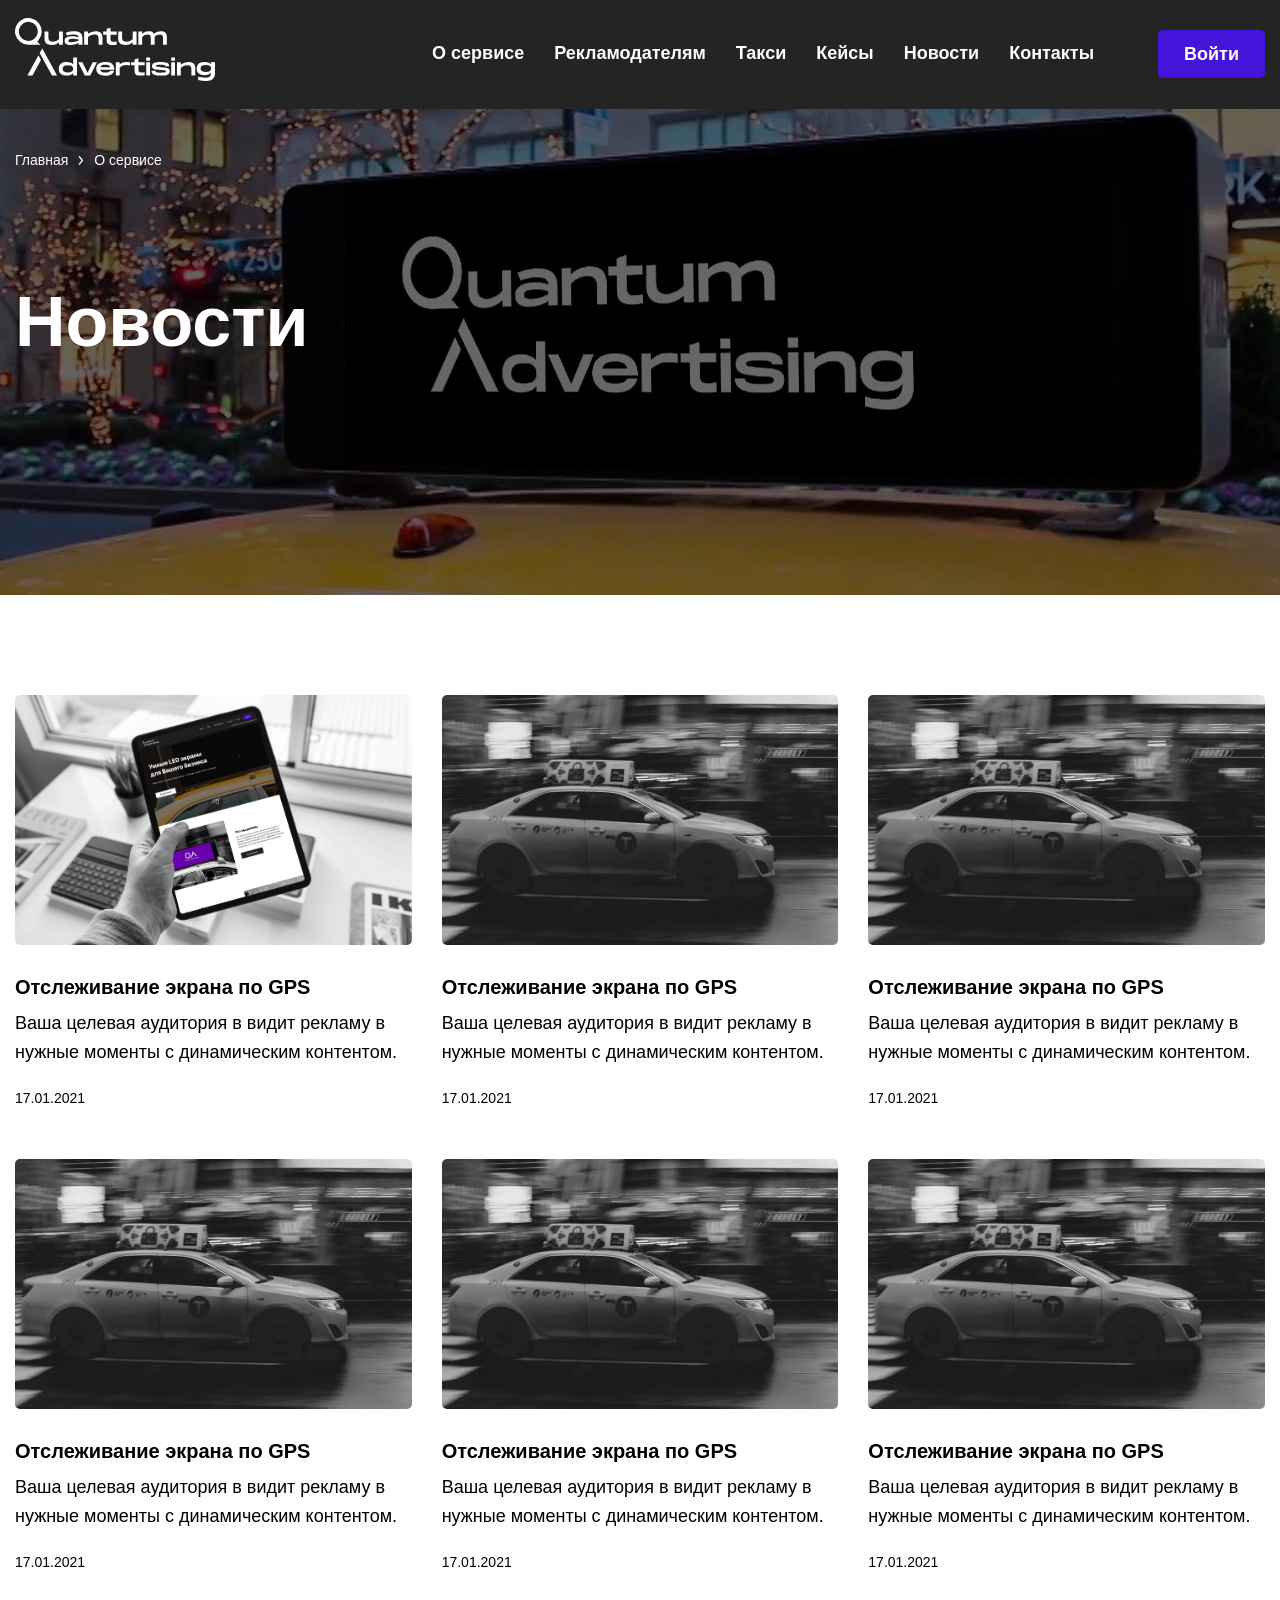
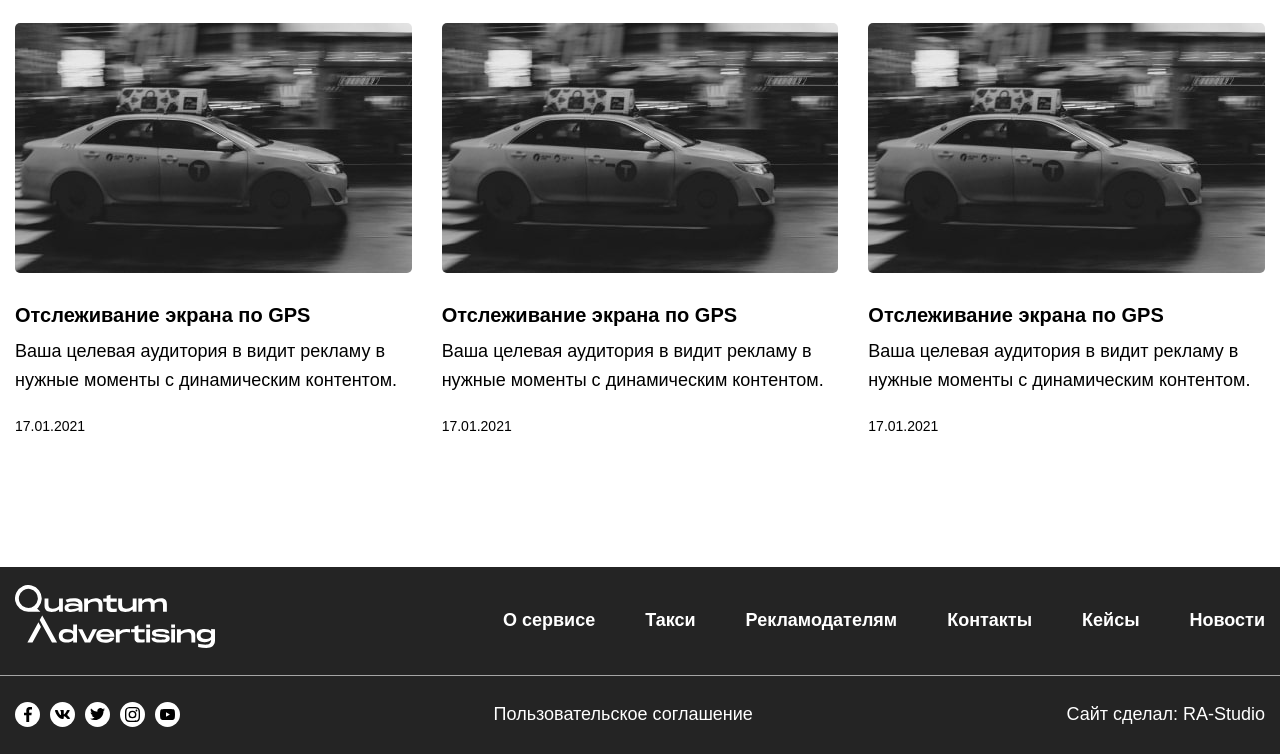
<file: docs/news.html>
<!DOCTYPE html>
<html>
  <head>
    <meta charset="utf-8">
    <title>Новости</title>
    <meta content="" name="description">
    <meta content="" name="keywords">
    <meta name="viewport" content="width=device-width, initial-scale=1">
    <meta content="ie=edge" http-equiv="x-ua-compatible">
    <link rel="shortcut icon" href="assets/images/fav.png" type="image/x-icon">
    <link rel="apple-touch-icon" href="assets/images/fav.png">
    <link rel="stylesheet" type="text/css" href="assets/styles/swiper-bundle.min.css">
    <link rel="stylesheet" type="text/css" href="assets/styles/app.css">
  </head>
  <body>
    <div class="wrapper">
      <header class="header">
        <div class="header__container container"><a class="header__logo" href="#">
            <svg class="header__svg" width="200" height="63">
              <use xlink:href="assets/images/sprite.svg#logo"></use>
            </svg></a>
          <button class="header__toggle" type="button" aria-label="Меню"><span class="header__toggle-middle"></span></button>
          <nav class="header__nav">
            <ul class="header__list">
              <li class="header__item"><a class="header__link" href="#">О сервисе</a></li>
              <li class="header__item"><a class="header__link" href="#">Рекламодателям</a></li>
              <li class="header__item"><a class="header__link" href="#">Такси</a></li>
              <li class="header__item"><a class="header__link" href="#">Кейсы</a></li>
              <li class="header__item"><a class="header__link" href="#">Новости</a></li>
              <li class="header__item"><a class="header__link" href="#">Контакты</a></li>
            </ul><a class="header__btn btn btn--blue" href="#">Войти</a>
            <ul class="header__social-list social-list">
              <li class="social-list__item"><a class="social-list__link" href="#">
                  <svg class="social-list__icon" width="8" height="15">
                    <use xlink:href="assets/images/sprite.svg#icon-fb"></use>
                  </svg></a></li>
              <li class="social-list__item"><a class="social-list__link" href="#">
                  <svg class="social-list__icon" width="15" height="9">
                    <use xlink:href="assets/images/sprite.svg#icon-vk"></use>
                  </svg></a></li>
              <li class="social-list__item"><a class="social-list__link" href="#">
                  <svg class="social-list__icon" width="15" height="12">
                    <use xlink:href="assets/images/sprite.svg#icon-tw"></use>
                  </svg></a></li>
              <li class="social-list__item"><a class="social-list__link" href="#">
                  <svg class="social-list__icon" width="15" height="15">
                    <use xlink:href="assets/images/sprite.svg#icon-ig"></use>
                  </svg></a></li>
              <li class="social-list__item"><a class="social-list__link" href="#">
                  <svg class="social-list__icon" width="15" height="11">
                    <use xlink:href="assets/images/sprite.svg#icon-yt"></use>
                  </svg></a></li>
            </ul>
          </nav>
        </div>
      </header>
      <main class="news-page">
        <section class="page-banner">
          <div class="page-banner__img-wrap"><img class="page-banner__img" src="assets/images/page-banner-min.jpg" alt="Баннер"></div>
          <div class="page-banner__container container">
            <div class="breadcrumbs">
              <ul class="breadcrumbs__list">
                <li class="breadcrumbs__item"><a class="breadcrumbs__link" href="#">
                    Главная<svg width="6" height="9" viewBox="0 0 6 9" fill="none" xmlns="http://www.w3.org/2000/svg">
<path d="M5.00078 4.50001C5.00107 4.64604 4.95021 4.78757 4.85703 4.90001L1.73203 8.65001C1.62595 8.77765 1.4735 8.85791 1.30824 8.87315C1.14297 8.88839 0.978418 8.83735 0.850782 8.73126C0.723147 8.62517 0.642882 8.47273 0.627645 8.30746C0.612407 8.1422 0.663446 7.97765 0.769532 7.85001L3.56953 4.50001L0.869533 1.15001C0.817616 1.08608 0.778846 1.01252 0.755452 0.933558C0.732057 0.854596 0.724498 0.77179 0.73321 0.689897C0.741922 0.608004 0.766733 0.52864 0.806216 0.456367C0.8457 0.384093 0.899078 0.320336 0.963282 0.26876C1.02755 0.211522 1.10294 0.168173 1.18473 0.141428C1.26653 0.114682 1.35297 0.105118 1.43863 0.113332C1.5243 0.121547 1.60734 0.147363 1.68256 0.189165C1.75779 0.230967 1.82357 0.287854 1.87578 0.35626L4.89453 4.10626C4.97298 4.22194 5.01039 4.36057 5.00078 4.50001Z" fill="var(--icon-breadcrumbs, white)"/>
</svg></a></li>
                <li class="breadcrumbs__item"><span class="breadcrumbs__link">О сервисе</span></li>
              </ul>
            </div>
            <div class="page-banner__title-wrap">
              <h1 class="pages-banner__title h1">Новости</h1>
            </div>
          </div>
        </section>
        <section class="news-page__list">
          <div class="news__container container">
            <ul class="news__list">
              <li class="news__item"><a class="news__link" href="#">
                  <div class="news__img-wrap"><img class="news__img" src="assets/images/mockup-min.jpg" alt="Отслеживание экрана по GPS"></div>
                  <div class="news__text-wrap">
                    <h3 class="news__subtitle">Отслеживание экрана по GPS</h3>
                    <p class="news__text">Ваша целевая аудитория в видит рекламу в нужные моменты с динамическим контентом.</p><span class="news__date">17.01.2021</span>
                  </div></a></li>
              <li class="news__item"><a class="news__link" href="#">
                  <div class="news__img-wrap"><img class="news__img" src="assets/images/news-min.jpg" alt="Отслеживание экрана по GPS"></div>
                  <div class="news__text-wrap">
                    <h3 class="news__subtitle">Отслеживание экрана по GPS</h3>
                    <p class="news__text">Ваша целевая аудитория в видит рекламу в нужные моменты с динамическим контентом.</p><span class="news__date">17.01.2021</span>
                  </div></a></li>
              <li class="news__item"><a class="news__link" href="#">
                  <div class="news__img-wrap"><img class="news__img" src="assets/images/news-min.jpg" alt="Отслеживание экрана по GPS"></div>
                  <div class="news__text-wrap">
                    <h3 class="news__subtitle">Отслеживание экрана по GPS</h3>
                    <p class="news__text">Ваша целевая аудитория в видит рекламу в нужные моменты с динамическим контентом.</p><span class="news__date">17.01.2021</span>
                  </div></a></li>
              <li class="news__item"><a class="news__link" href="#">
                  <div class="news__img-wrap"><img class="news__img" src="assets/images/news-min.jpg" alt="Отслеживание экрана по GPS"></div>
                  <div class="news__text-wrap">
                    <h3 class="news__subtitle">Отслеживание экрана по GPS</h3>
                    <p class="news__text">Ваша целевая аудитория в видит рекламу в нужные моменты с динамическим контентом.</p><span class="news__date">17.01.2021</span>
                  </div></a></li>
              <li class="news__item"><a class="news__link" href="#">
                  <div class="news__img-wrap"><img class="news__img" src="assets/images/news-min.jpg" alt="Отслеживание экрана по GPS"></div>
                  <div class="news__text-wrap">
                    <h3 class="news__subtitle">Отслеживание экрана по GPS</h3>
                    <p class="news__text">Ваша целевая аудитория в видит рекламу в нужные моменты с динамическим контентом.</p><span class="news__date">17.01.2021</span>
                  </div></a></li>
              <li class="news__item"><a class="news__link" href="#">
                  <div class="news__img-wrap"><img class="news__img" src="assets/images/news-min.jpg" alt="Отслеживание экрана по GPS"></div>
                  <div class="news__text-wrap">
                    <h3 class="news__subtitle">Отслеживание экрана по GPS</h3>
                    <p class="news__text">Ваша целевая аудитория в видит рекламу в нужные моменты с динамическим контентом.</p><span class="news__date">17.01.2021</span>
                  </div></a></li>
              <li class="news__item"><a class="news__link" href="#">
                  <div class="news__img-wrap"><img class="news__img" src="assets/images/news-min.jpg" alt="Отслеживание экрана по GPS"></div>
                  <div class="news__text-wrap">
                    <h3 class="news__subtitle">Отслеживание экрана по GPS</h3>
                    <p class="news__text">Ваша целевая аудитория в видит рекламу в нужные моменты с динамическим контентом.</p><span class="news__date">17.01.2021</span>
                  </div></a></li>
              <li class="news__item"><a class="news__link" href="#">
                  <div class="news__img-wrap"><img class="news__img" src="assets/images/news-min.jpg" alt="Отслеживание экрана по GPS"></div>
                  <div class="news__text-wrap">
                    <h3 class="news__subtitle">Отслеживание экрана по GPS</h3>
                    <p class="news__text">Ваша целевая аудитория в видит рекламу в нужные моменты с динамическим контентом.</p><span class="news__date">17.01.2021</span>
                  </div></a></li>
              <li class="news__item"><a class="news__link" href="#">
                  <div class="news__img-wrap"><img class="news__img" src="assets/images/news-min.jpg" alt="Отслеживание экрана по GPS"></div>
                  <div class="news__text-wrap">
                    <h3 class="news__subtitle">Отслеживание экрана по GPS</h3>
                    <p class="news__text">Ваша целевая аудитория в видит рекламу в нужные моменты с динамическим контентом.</p><span class="news__date">17.01.2021</span>
                  </div></a></li>
            </ul>
          </div>
        </section>
      </main>
      <footer class="footer">
        <div class="footer__top">
          <div class="footer__container footer__container--top container"><a class="footer__logo" href="#">
              <svg class="footer__logo" width="200" height="63">
                <use xlink:href="assets/images/sprite.svg#logo"></use>
              </svg></a>
            <ul class="footer__list">
              <li class="footer__item"><a class="footer__link" href="#">О сервисе</a></li>
              <li class="footer__item"><a class="footer__link" href="#">Такси</a></li>
              <li class="footer__item"><a class="footer__link" href="#">Рекламодателям</a></li>
              <li class="footer__item"><a class="footer__link" href="#">Контакты</a></li>
              <li class="footer__item"><a class="footer__link" href="#">Кейсы</a></li>
              <li class="footer__item"><a class="footer__link" href="#">Новости</a></li>
            </ul>
          </div>
        </div>
        <div class="footer__bottom">
          <div class="footer__container footer__container--bottom container">
            <ul class="footer__social-list social-list">
              <li class="social-list__item"><a class="social-list__link" href="#">
                  <svg class="social-list__icon" width="8" height="15">
                    <use xlink:href="assets/images/sprite.svg#icon-fb"></use>
                  </svg></a></li>
              <li class="social-list__item"><a class="social-list__link" href="#">
                  <svg class="social-list__icon" width="15" height="9">
                    <use xlink:href="assets/images/sprite.svg#icon-vk"></use>
                  </svg></a></li>
              <li class="social-list__item"><a class="social-list__link" href="#">
                  <svg class="social-list__icon" width="15" height="12">
                    <use xlink:href="assets/images/sprite.svg#icon-tw"></use>
                  </svg></a></li>
              <li class="social-list__item"><a class="social-list__link" href="#">
                  <svg class="social-list__icon" width="15" height="15">
                    <use xlink:href="assets/images/sprite.svg#icon-ig"></use>
                  </svg></a></li>
              <li class="social-list__item"><a class="social-list__link" href="#">
                  <svg class="social-list__icon" width="15" height="11">
                    <use xlink:href="assets/images/sprite.svg#icon-yt"></use>
                  </svg></a></li>
            </ul><a class="footer__link" href="#">Пользовательское соглашение</a>
            <p class="footer__text">Сайт сделал: <a class="footer__link" href="#">RA-Studio</a></p>
          </div>
        </div>
      </footer>
      <div class="popup popup-noty">
        <div class="popup-wrap">
          <section class="popup-success">
            <div class="popup-success__container">
              <h2 class="popup-success__title popup__title">Ваше сообщение успешно отправлено!</h2>
              <p class="popup-success__text">Мы свяжемся с вами в течении 20 минут</p>
              <div class="popup-success__img-wrap"><img class="popup-success__img" src="assets/images/popup-img-min.png" alt=""></div>
              <button class="popup-success__btn popup__close" type="button" aria-label="Зыкрыть">
                <svg class="popup__close-icon" width="13" height="13">
                  <use xlink:href="assets/images/sprite.svg#icon-close"></use>
                </svg>
              </button>
            </div>
          </section>
        </div>
      </div>
      <div class="popup popup-blank">
        <div class="popup-wrap">
          <section class="popup-form">
            <div class="popup-form__container">
              <h2 class="popup-form__title popup__title">Отправить заявку на подключение</h2>
              <form class="form__list" action="#" method="#" onsubmit="return false">
                <div class="form__item">
                  <input class="form__input" type="text" name="name" id="name">
                  <label class="form__label" for="name">Имя</label>
                </div>
                <div class="form__item">
                  <input class="form__input" type="tel" name="tel" id="tel" data-type="tel" data-required>
                  <label class="form__label" for="tel">Телефон</label>
                </div>
                <div class="form__item">
                  <input class="form__input" type="email" name="email" id="email" data-type="email" data-required>
                  <label class="form__label" for="email">E-mail</label>
                </div>
                <div class="form__item">
                  <input class="form__input" type="text" name="theme" id="theme">
                  <label class="form__label" for="theme">Тема</label>
                </div>
                <div class="form__item">
                  <textarea class="form__input" name="message" id="message"></textarea>
                  <label class="form__label" for="message">Сообщение</label>
                </div>
                <button class="form__btn btn btn--blue" type="submit">Отправить</button>
              </form>
              <button class="popup-form__btn popup__close" type="button" aria-label="Зыкрыть">
                <svg class="popup__close-icon" width="13" height="13">
                  <use xlink:href="assets/images/sprite.svg#icon-close"></use>
                </svg>
              </button>
            </div>
          </section>
        </div>
      </div>
    </div>
    <script src="assets/scripts/imask.min.js"></script>
    <script src="assets/scripts/accordion.min.js"></script>
    <script src="assets/scripts/swiper-bundle.min.js"></script>
    <script src="assets/scripts/medium-zoom.min.js"></script>
    <script src="assets/scripts/focus-visible.min.js"></script>
    <script src="assets/scripts/smoothscroll.min.js"></script>
    <script src="assets/scripts/main.js"></script>
  </body>
</html>
</file>
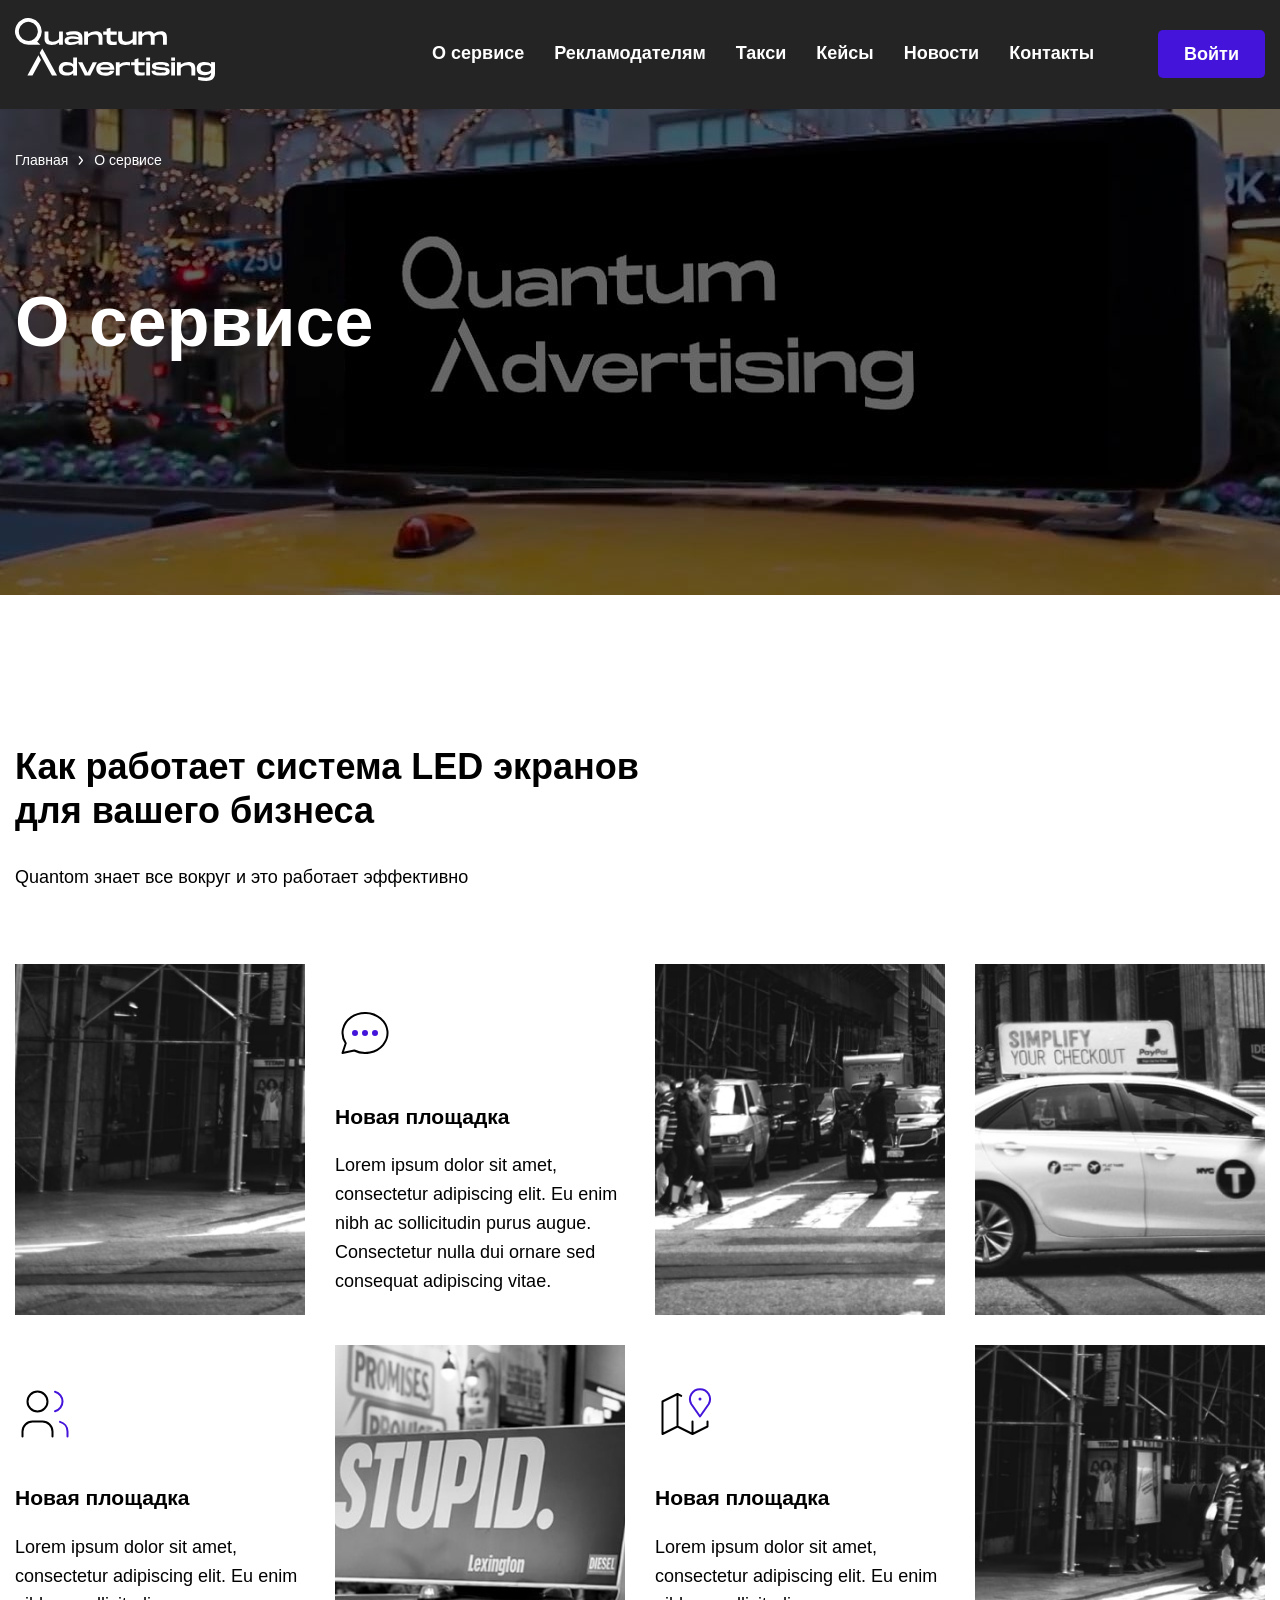
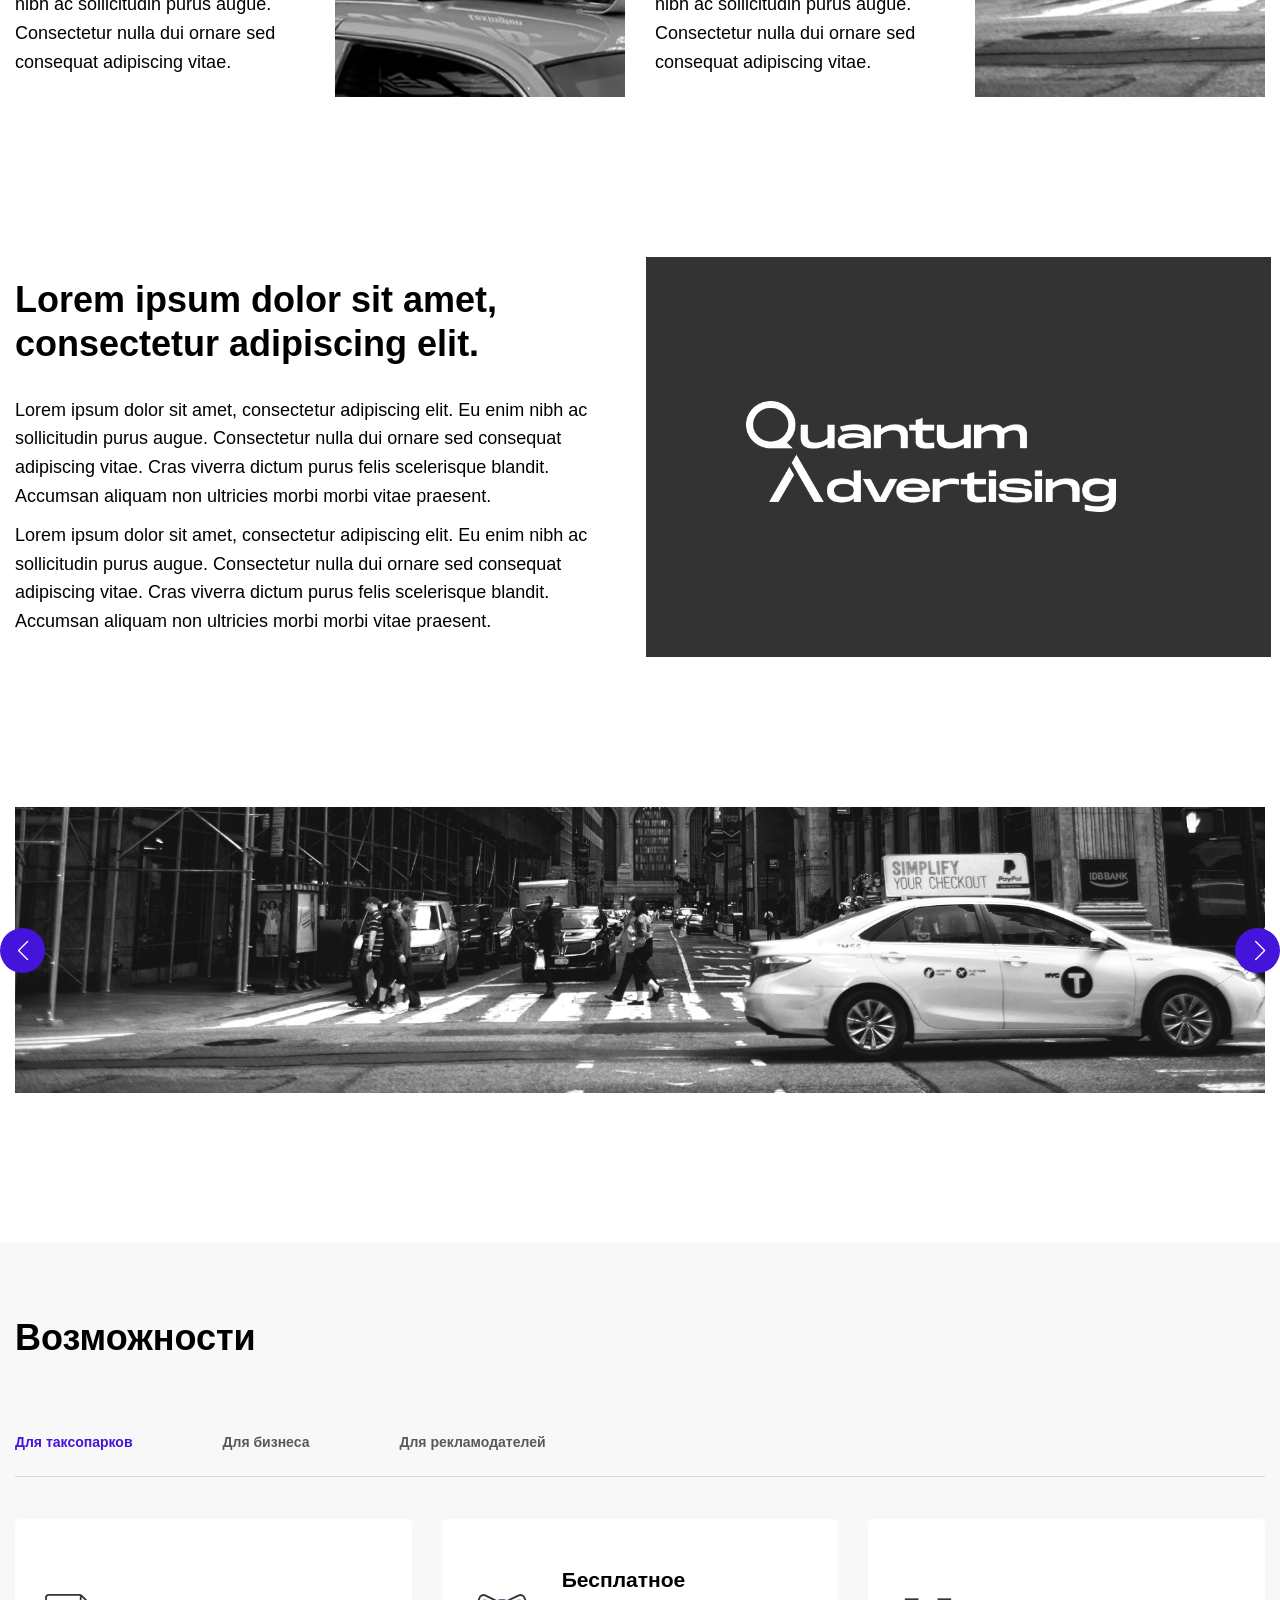
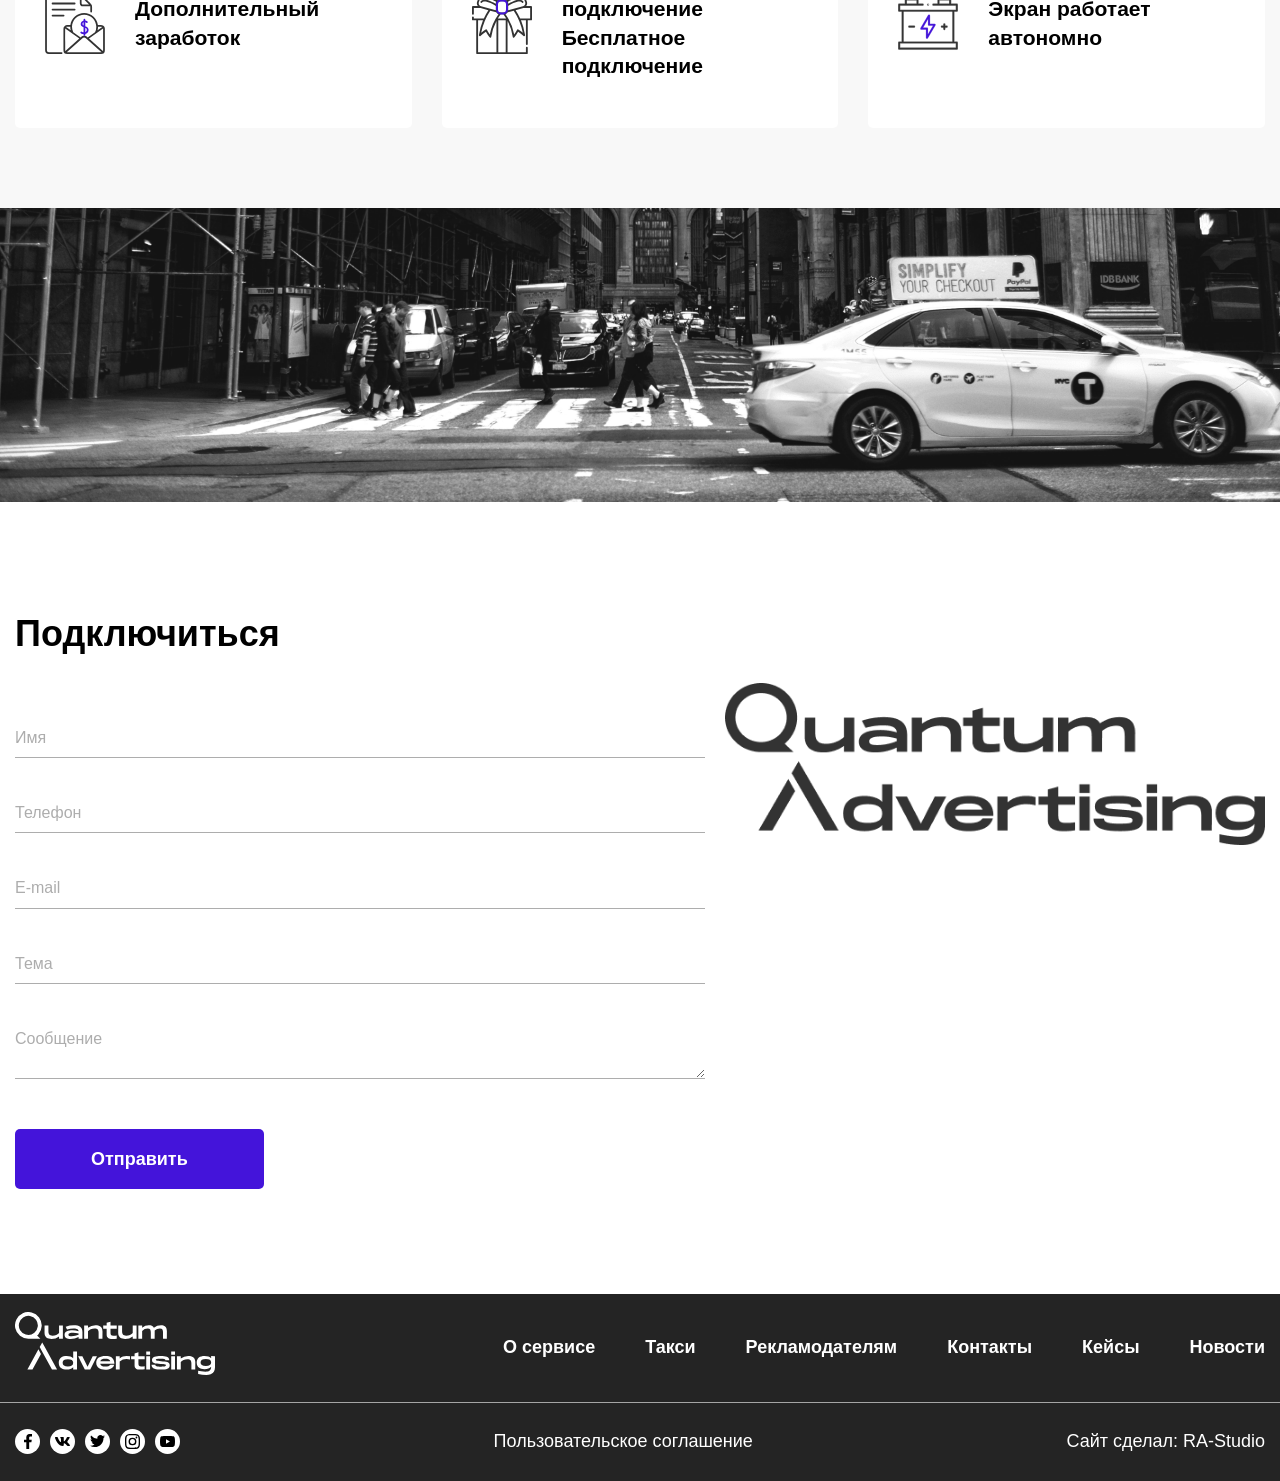
<file: docs/service.html>
<!DOCTYPE html>
<html>
  <head>
    <meta charset="utf-8">
    <title>Сервис</title>
    <meta content="" name="description">
    <meta content="" name="keywords">
    <meta name="viewport" content="width=device-width, initial-scale=1">
    <meta content="ie=edge" http-equiv="x-ua-compatible">
    <link rel="shortcut icon" href="assets/images/fav.png" type="image/x-icon">
    <link rel="apple-touch-icon" href="assets/images/fav.png">
    <link rel="stylesheet" type="text/css" href="assets/styles/swiper-bundle.min.css">
    <link rel="stylesheet" type="text/css" href="assets/styles/app.css">
  </head>
  <body>
    <div class="wrapper">
      <header class="header">
        <div class="header__container container"><a class="header__logo" href="#">
            <svg class="header__svg" width="200" height="63">
              <use xlink:href="assets/images/sprite.svg#logo"></use>
            </svg></a>
          <button class="header__toggle" type="button" aria-label="Меню"><span class="header__toggle-middle"></span></button>
          <nav class="header__nav">
            <ul class="header__list">
              <li class="header__item"><a class="header__link" href="#">О сервисе</a></li>
              <li class="header__item"><a class="header__link" href="#">Рекламодателям</a></li>
              <li class="header__item"><a class="header__link" href="#">Такси</a></li>
              <li class="header__item"><a class="header__link" href="#">Кейсы</a></li>
              <li class="header__item"><a class="header__link" href="#">Новости</a></li>
              <li class="header__item"><a class="header__link" href="#">Контакты</a></li>
            </ul><a class="header__btn btn btn--blue" href="#">Войти</a>
            <ul class="header__social-list social-list">
              <li class="social-list__item"><a class="social-list__link" href="#">
                  <svg class="social-list__icon" width="8" height="15">
                    <use xlink:href="assets/images/sprite.svg#icon-fb"></use>
                  </svg></a></li>
              <li class="social-list__item"><a class="social-list__link" href="#">
                  <svg class="social-list__icon" width="15" height="9">
                    <use xlink:href="assets/images/sprite.svg#icon-vk"></use>
                  </svg></a></li>
              <li class="social-list__item"><a class="social-list__link" href="#">
                  <svg class="social-list__icon" width="15" height="12">
                    <use xlink:href="assets/images/sprite.svg#icon-tw"></use>
                  </svg></a></li>
              <li class="social-list__item"><a class="social-list__link" href="#">
                  <svg class="social-list__icon" width="15" height="15">
                    <use xlink:href="assets/images/sprite.svg#icon-ig"></use>
                  </svg></a></li>
              <li class="social-list__item"><a class="social-list__link" href="#">
                  <svg class="social-list__icon" width="15" height="11">
                    <use xlink:href="assets/images/sprite.svg#icon-yt"></use>
                  </svg></a></li>
            </ul>
          </nav>
        </div>
      </header>
      <main class="service-page">
        <section class="page-banner">
          <div class="page-banner__img-wrap"><img class="page-banner__img" src="assets/images/page-banner-min.jpg" alt="Баннер"></div>
          <div class="page-banner__container container">
            <div class="breadcrumbs">
              <ul class="breadcrumbs__list">
                <li class="breadcrumbs__item"><a class="breadcrumbs__link" href="#">
                    Главная<svg width="6" height="9" viewBox="0 0 6 9" fill="none" xmlns="http://www.w3.org/2000/svg">
<path d="M5.00078 4.50001C5.00107 4.64604 4.95021 4.78757 4.85703 4.90001L1.73203 8.65001C1.62595 8.77765 1.4735 8.85791 1.30824 8.87315C1.14297 8.88839 0.978418 8.83735 0.850782 8.73126C0.723147 8.62517 0.642882 8.47273 0.627645 8.30746C0.612407 8.1422 0.663446 7.97765 0.769532 7.85001L3.56953 4.50001L0.869533 1.15001C0.817616 1.08608 0.778846 1.01252 0.755452 0.933558C0.732057 0.854596 0.724498 0.77179 0.73321 0.689897C0.741922 0.608004 0.766733 0.52864 0.806216 0.456367C0.8457 0.384093 0.899078 0.320336 0.963282 0.26876C1.02755 0.211522 1.10294 0.168173 1.18473 0.141428C1.26653 0.114682 1.35297 0.105118 1.43863 0.113332C1.5243 0.121547 1.60734 0.147363 1.68256 0.189165C1.75779 0.230967 1.82357 0.287854 1.87578 0.35626L4.89453 4.10626C4.97298 4.22194 5.01039 4.36057 5.00078 4.50001Z" fill="var(--icon-breadcrumbs, white)"/>
</svg></a></li>
                <li class="breadcrumbs__item"><span class="breadcrumbs__link">О сервисе</span></li>
              </ul>
            </div>
            <div class="page-banner__title-wrap">
              <h1 class="pages-banner__title h1">О сервисе</h1>
            </div>
          </div>
        </section>
        <section class="how">
          <div class="how__container container">
            <h2 class="how__title h2">Как работает система LED экранов для вашего бизнеса</h2>
            <p class="how__text">Quantom знает все вокруг и это работает эффективно</p>
            <ul class="how__list how-list">
              <li class="how-list__item"><img class="how-list__img" src="assets/images/how-1-min.jpg" alt=""></li>
              <li class="how-list__item">
                <svg class="how-list__icon" width="60" height="60">
                  <use xlink:href="assets/images/sprite.svg#message-circle"></use>
                </svg>
                <h3 class="how-list__subtitle">Новая площадка</h3>
                <p class="how-list__text">Lorem ipsum dolor sit amet, consectetur adipiscing elit. Eu enim nibh ac sollicitudin purus augue. Consectetur nulla dui ornare sed consequat adipiscing vitae.</p>
              </li>
              <li class="how-list__item"><img class="how-list__img" src="assets/images/how-2-min.jpg" alt=""></li>
              <li class="how-list__item"><img class="how-list__img" src="assets/images/how-3-min.jpg" alt=""></li>
              <li class="how-list__item">
                <svg class="how-list__icon" width="60" height="60">
                  <use xlink:href="assets/images/sprite.svg#users"></use>
                </svg>
                <h3 class="how-list__subtitle">Новая площадка</h3>
                <p class="how-list__text">Lorem ipsum dolor sit amet, consectetur adipiscing elit. Eu enim nibh ac sollicitudin purus augue. Consectetur nulla dui ornare sed consequat adipiscing vitae.</p>
              </li>
              <li class="how-list__item"><img class="how-list__img" src="assets/images/how-4-min.jpg" alt=""></li>
              <li class="how-list__item">
                <svg class="how-list__icon" width="60" height="60">
                  <use xlink:href="assets/images/sprite.svg#map"></use>
                </svg>
                <h3 class="how-list__subtitle">Новая площадка</h3>
                <p class="how-list__text">Lorem ipsum dolor sit amet, consectetur adipiscing elit. Eu enim nibh ac sollicitudin purus augue. Consectetur nulla dui ornare sed consequat adipiscing vitae.</p>
              </li>
              <li class="how-list__item"><img class="how-list__img" src="assets/images/how-5-min.jpg" alt=""></li>
            </ul>
          </div>
        </section>
        <section class="advertising">
          <div class="advertising__container container">
            <div class="advertising__text-wrap">
              <h3 class="advertising__subtitle h2">Lorem ipsum dolor sit amet, consectetur adipiscing elit.</h3>
              <p class="advertising__text">Lorem ipsum dolor sit amet, consectetur adipiscing elit. Eu enim nibh ac sollicitudin purus augue. Consectetur nulla dui ornare sed consequat adipiscing vitae. Cras viverra dictum purus felis scelerisque blandit. Accumsan aliquam non ultricies morbi morbi vitae praesent.</p>
              <p class="advertising__text">Lorem ipsum dolor sit amet, consectetur adipiscing elit. Eu enim nibh ac sollicitudin purus augue. Consectetur nulla dui ornare sed consequat adipiscing vitae. Cras viverra dictum purus felis scelerisque blandit. Accumsan aliquam non ultricies morbi morbi vitae praesent.</p>
            </div>
            <div class="advertising__img-wrap"><img class="advertising__img" src="assets/images/banner-logo-white-min.png" alt=""></div>
          </div>
        </section>
        <section class="service-slider">
          <div class="service-slider__container container">
            <div class="swiper-container">
              <div class="swiper-wrapper">
                <div class="swiper-slide">
                  <div class="service-slider__img-wrap"><img class="service-slider__img" src="assets/images/tab-banner-min.png" alt=""></div>
                </div>
                <div class="swiper-slide">
                  <div class="service-slider__img-wrap"><img class="service-slider__img" src="assets/images/tab-banner-min.png" alt=""></div>
                </div>
                <div class="swiper-slide">
                  <div class="service-slider__img-wrap"><img class="service-slider__img" src="assets/images/tab-banner-min.png" alt=""></div>
                </div>
              </div>
            </div>
            <div class="swiper-button-prev"></div>
            <div class="swiper-button-next"></div>
          </div>
        </section>
        <section class="service-tabs tabs">
          <div class="tabs__container container">
            <h2 class="tabs__title h2">Возможности</h2>
            <div class="tabs__wrap" data-tab>
              <div class="tabs__nav">
                <label class="tabs__label">
                  <input class="tabs__input visually-hidden" type="radio" name="tab-name" value="taxi" data-nav-tab="tab-1" checked><span class="tabs__name">Для таксопарков</span>
                </label>
                <label class="tabs__label">
                  <input class="tabs__input visually-hidden" type="radio" name="tab-name" value="business" data-nav-tab="tab-2"><span class="tabs__name">Для бизнеса</span>
                </label>
                <label class="tabs__label">
                  <input class="tabs__input visually-hidden" type="radio" name="tab-name" value="advertiser" data-nav-tab="tab-3"><span class="tabs__name">Для рекламодателей</span>
                </label>
              </div>
              <div class="tabs__content"> 
                <ul class="tabs__item tabs-list active" data-item-tab="tab-1">
                  <li class="tabs-list__item">
                    <svg class="tabs-list__icon" width="60" height="60">
                      <use xlink:href="assets/images/sprite.svg#salary"></use>
                    </svg>
                    <h3 class="tabs-list__caption">Дополнительный заработок</h3>
                  </li>
                  <li class="tabs-list__item">
                    <svg class="tabs-list__icon" width="60" height="60">
                      <use xlink:href="assets/images/sprite.svg#giftbox"></use>
                    </svg>
                    <h3 class="tabs-list__caption">Бесплатное подключение Бесплатное подключение</h3>
                  </li>
                  <li class="tabs-list__item">
                    <svg class="tabs-list__icon" width="60" height="60">
                      <use xlink:href="assets/images/sprite.svg#battery"></use>
                    </svg>
                    <h3 class="tabs-list__caption">Экран работает автономно</h3>
                  </li>
                </ul>
                <ul class="tabs__item tabs-list" data-item-tab="tab-2">
                  <li class="tabs-list__item">
                    <svg class="tabs-list__icon" width="60" height="60">
                      <use xlink:href="assets/images/sprite.svg#salary"></use>
                    </svg>
                    <h3 class="tabs-list__caption">Дополнительный заработок</h3>
                  </li>
                  <li class="tabs-list__item">
                    <svg class="tabs-list__icon" width="60" height="60">
                      <use xlink:href="assets/images/sprite.svg#giftbox"></use>
                    </svg>
                    <h3 class="tabs-list__caption">Бесплатное подключение</h3>
                  </li>
                  <li class="tabs-list__item">
                    <svg class="tabs-list__icon" width="60" height="60">
                      <use xlink:href="assets/images/sprite.svg#battery"></use>
                    </svg>
                    <h3 class="tabs-list__caption">Экран работает автономно</h3>
                  </li>
                </ul>
                <ul class="tabs__item tabs-list" data-item-tab="tab-3">
                  <li class="tabs-list__item">
                    <svg class="tabs-list__icon" width="60" height="60">
                      <use xlink:href="assets/images/sprite.svg#salary"></use>
                    </svg>
                    <h3 class="tabs-list__caption">Дополнительный заработок Дополнительный заработок</h3>
                  </li>
                  <li class="tabs-list__item">
                    <svg class="tabs-list__icon" width="60" height="60">
                      <use xlink:href="assets/images/sprite.svg#giftbox"></use>
                    </svg>
                    <h3 class="tabs-list__caption">Бесплатное подключение</h3>
                  </li>
                  <li class="tabs-list__item">
                    <svg class="tabs-list__icon" width="60" height="60">
                      <use xlink:href="assets/images/sprite.svg#battery"></use>
                    </svg>
                    <h3 class="tabs-list__caption">Экран работает автономно</h3>
                  </li>
                </ul>
              </div>
            </div>
          </div>
          <div class="tabs__banner"><img class="tabs__img" src="assets/images/tab-banner-min.png" alt=""></div>
        </section>
        <section class="form">
          <div class="container">
            <h2 class="form__title h2">Подключиться</h2>
            <div class="form__wrap">
              <form class="form__list" action="#" method="#" onsubmit="return false">
                <div class="form__item">
                  <input class="form__input" type="text" name="name" id="name" data-required>
                  <label class="form__label" for="name">Имя</label>
                </div>
                <div class="form__item">
                  <input class="form__input" type="tel" name="tel" id="tel" data-type="tel" data-required>
                  <label class="form__label" for="tel">Телефон</label>
                </div>
                <div class="form__item">
                  <input class="form__input" type="email" name="email" id="email" data-type="email" data-required>
                  <label class="form__label" for="email">E-mail</label>
                </div>
                <div class="form__item">
                  <input class="form__input" type="text" name="theme" id="theme" data-required>
                  <label class="form__label" for="theme">Тема</label>
                </div>
                <div class="form__item">
                  <textarea class="form__input" name="message" id="message" data-required></textarea>
                  <label class="form__label" for="message">Сообщение</label>
                </div>
                <button class="form__btn btn btn--blue" type="submit">Отправить</button>
              </form>
              <div class="form__img-wrap"><img src="assets/images/banner-logo-min.png" alt="Логотип"></div>
            </div>
          </div>
        </section>
      </main>
      <footer class="footer">
        <div class="footer__top">
          <div class="footer__container footer__container--top container"><a class="footer__logo" href="#">
              <svg class="footer__logo" width="200" height="63">
                <use xlink:href="assets/images/sprite.svg#logo"></use>
              </svg></a>
            <ul class="footer__list">
              <li class="footer__item"><a class="footer__link" href="#">О сервисе</a></li>
              <li class="footer__item"><a class="footer__link" href="#">Такси</a></li>
              <li class="footer__item"><a class="footer__link" href="#">Рекламодателям</a></li>
              <li class="footer__item"><a class="footer__link" href="#">Контакты</a></li>
              <li class="footer__item"><a class="footer__link" href="#">Кейсы</a></li>
              <li class="footer__item"><a class="footer__link" href="#">Новости</a></li>
            </ul>
          </div>
        </div>
        <div class="footer__bottom">
          <div class="footer__container footer__container--bottom container">
            <ul class="footer__social-list social-list">
              <li class="social-list__item"><a class="social-list__link" href="#">
                  <svg class="social-list__icon" width="8" height="15">
                    <use xlink:href="assets/images/sprite.svg#icon-fb"></use>
                  </svg></a></li>
              <li class="social-list__item"><a class="social-list__link" href="#">
                  <svg class="social-list__icon" width="15" height="9">
                    <use xlink:href="assets/images/sprite.svg#icon-vk"></use>
                  </svg></a></li>
              <li class="social-list__item"><a class="social-list__link" href="#">
                  <svg class="social-list__icon" width="15" height="12">
                    <use xlink:href="assets/images/sprite.svg#icon-tw"></use>
                  </svg></a></li>
              <li class="social-list__item"><a class="social-list__link" href="#">
                  <svg class="social-list__icon" width="15" height="15">
                    <use xlink:href="assets/images/sprite.svg#icon-ig"></use>
                  </svg></a></li>
              <li class="social-list__item"><a class="social-list__link" href="#">
                  <svg class="social-list__icon" width="15" height="11">
                    <use xlink:href="assets/images/sprite.svg#icon-yt"></use>
                  </svg></a></li>
            </ul><a class="footer__link" href="#">Пользовательское соглашение</a>
            <p class="footer__text">Сайт сделал: <a class="footer__link" href="#">RA-Studio</a></p>
          </div>
        </div>
      </footer>
      <div class="popup popup-noty">
        <div class="popup-wrap">
          <section class="popup-success">
            <div class="popup-success__container">
              <h2 class="popup-success__title popup__title">Ваше сообщение успешно отправлено!</h2>
              <p class="popup-success__text">Мы свяжемся с вами в течении 20 минут</p>
              <div class="popup-success__img-wrap"><img class="popup-success__img" src="assets/images/popup-img-min.png" alt=""></div>
              <button class="popup-success__btn popup__close" type="button" aria-label="Зыкрыть">
                <svg class="popup__close-icon" width="13" height="13">
                  <use xlink:href="assets/images/sprite.svg#icon-close"></use>
                </svg>
              </button>
            </div>
          </section>
        </div>
      </div>
      <div class="popup popup-blank">
        <div class="popup-wrap">
          <section class="popup-form">
            <div class="popup-form__container">
              <h2 class="popup-form__title popup__title">Отправить заявку на подключение</h2>
              <form class="form__list" action="#" method="#" onsubmit="return false">
                <div class="form__item">
                  <input class="form__input" type="text" name="name" id="name">
                  <label class="form__label" for="name">Имя</label>
                </div>
                <div class="form__item">
                  <input class="form__input" type="tel" name="tel" id="tel" data-type="tel" data-required>
                  <label class="form__label" for="tel">Телефон</label>
                </div>
                <div class="form__item">
                  <input class="form__input" type="email" name="email" id="email" data-type="email" data-required>
                  <label class="form__label" for="email">E-mail</label>
                </div>
                <div class="form__item">
                  <input class="form__input" type="text" name="theme" id="theme">
                  <label class="form__label" for="theme">Тема</label>
                </div>
                <div class="form__item">
                  <textarea class="form__input" name="message" id="message"></textarea>
                  <label class="form__label" for="message">Сообщение</label>
                </div>
                <button class="form__btn btn btn--blue" type="submit">Отправить</button>
              </form>
              <button class="popup-form__btn popup__close" type="button" aria-label="Зыкрыть">
                <svg class="popup__close-icon" width="13" height="13">
                  <use xlink:href="assets/images/sprite.svg#icon-close"></use>
                </svg>
              </button>
            </div>
          </section>
        </div>
      </div>
    </div>
    <script src="assets/scripts/imask.min.js"></script>
    <script src="assets/scripts/accordion.min.js"></script>
    <script src="assets/scripts/swiper-bundle.min.js"></script>
    <script src="assets/scripts/medium-zoom.min.js"></script>
    <script src="assets/scripts/focus-visible.min.js"></script>
    <script src="assets/scripts/smoothscroll.min.js"></script>
    <script src="assets/scripts/main.js"></script>
  </body>
</html>
</file>
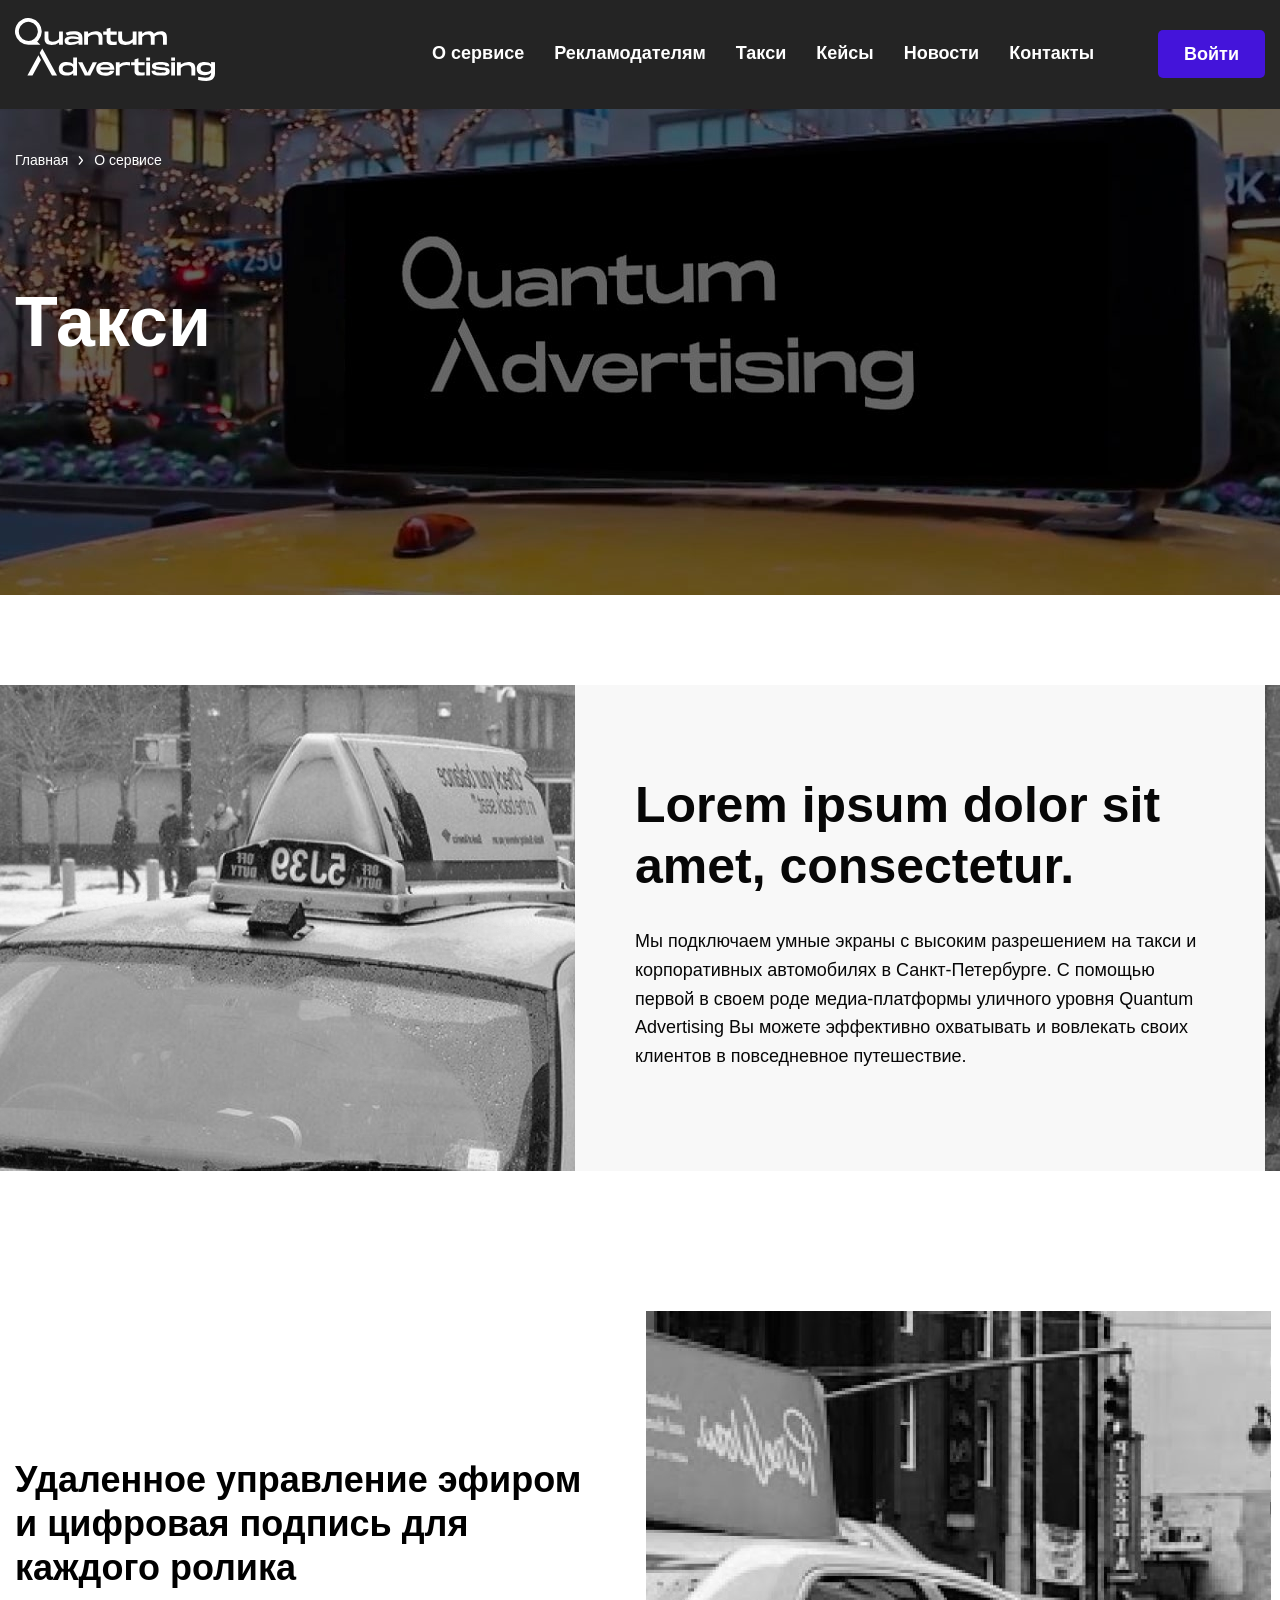
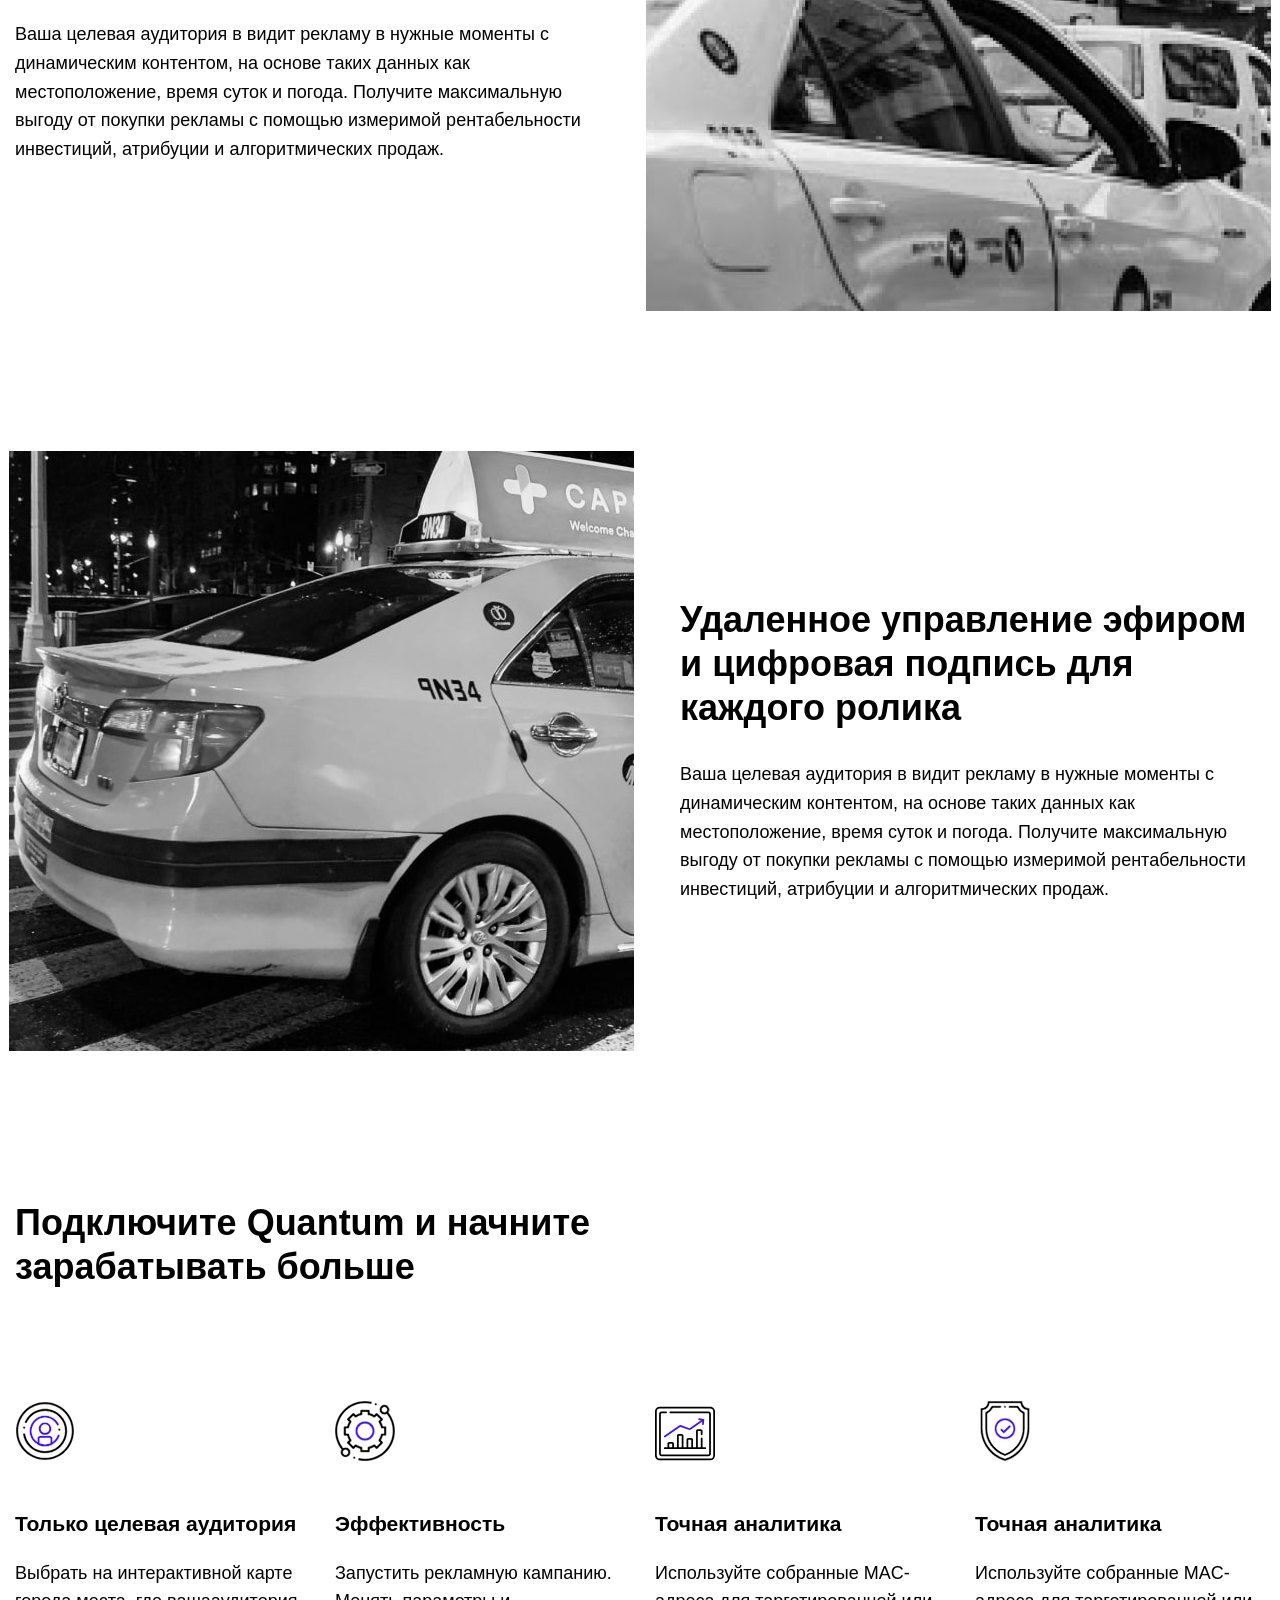
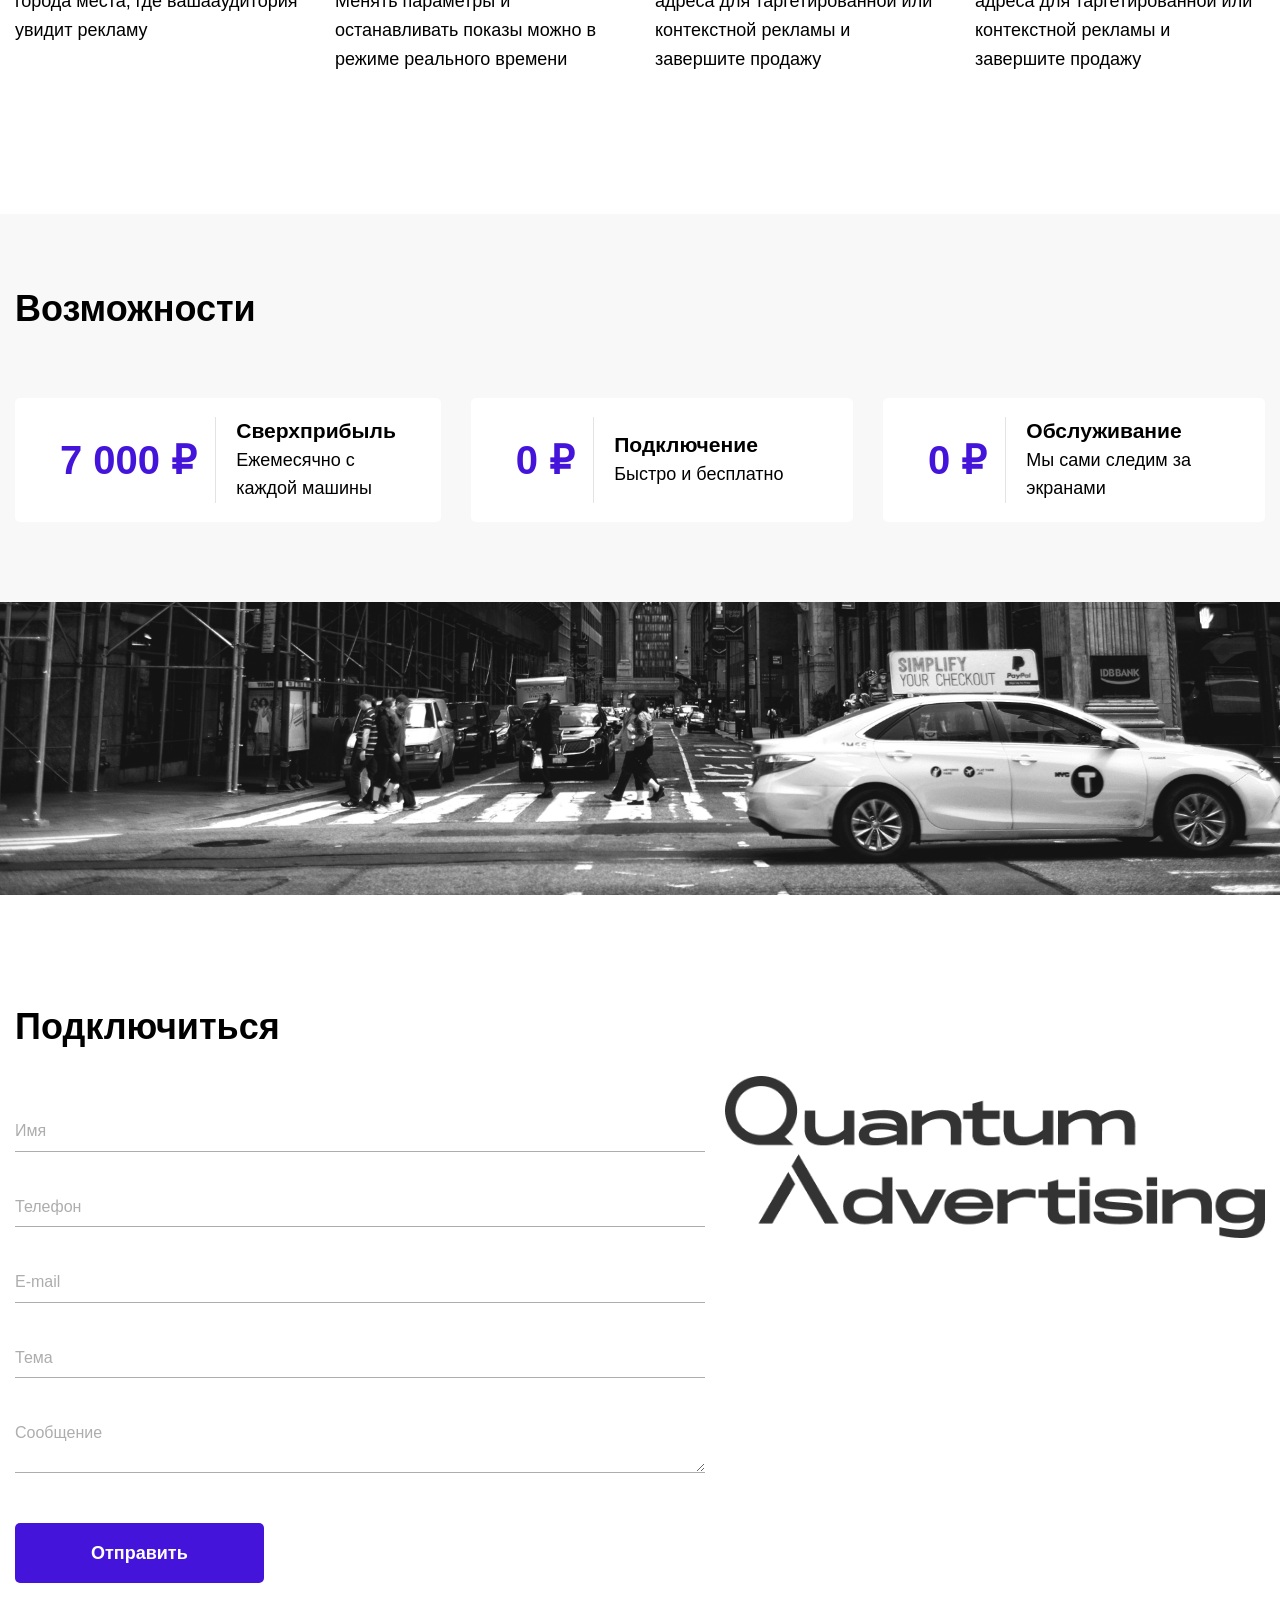
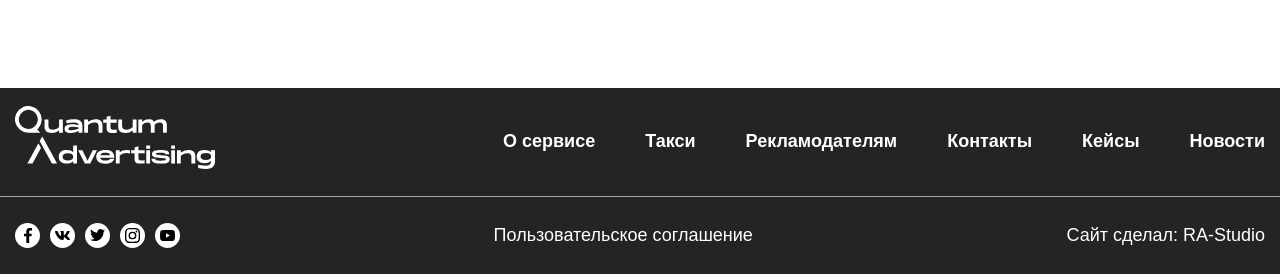
<file: docs/taxi.html>
<!DOCTYPE html>
<html>
  <head>
    <meta charset="utf-8">
    <title>Такси</title>
    <meta content="" name="description">
    <meta content="" name="keywords">
    <meta name="viewport" content="width=device-width, initial-scale=1">
    <meta content="ie=edge" http-equiv="x-ua-compatible">
    <link rel="shortcut icon" href="assets/images/fav.png" type="image/x-icon">
    <link rel="apple-touch-icon" href="assets/images/fav.png">
    <link rel="stylesheet" type="text/css" href="assets/styles/swiper-bundle.min.css">
    <link rel="stylesheet" type="text/css" href="assets/styles/app.css">
  </head>
  <body>
    <div class="wrapper">
      <header class="header">
        <div class="header__container container"><a class="header__logo" href="#">
            <svg class="header__svg" width="200" height="63">
              <use xlink:href="assets/images/sprite.svg#logo"></use>
            </svg></a>
          <button class="header__toggle" type="button" aria-label="Меню"><span class="header__toggle-middle"></span></button>
          <nav class="header__nav">
            <ul class="header__list">
              <li class="header__item"><a class="header__link" href="#">О сервисе</a></li>
              <li class="header__item"><a class="header__link" href="#">Рекламодателям</a></li>
              <li class="header__item"><a class="header__link" href="#">Такси</a></li>
              <li class="header__item"><a class="header__link" href="#">Кейсы</a></li>
              <li class="header__item"><a class="header__link" href="#">Новости</a></li>
              <li class="header__item"><a class="header__link" href="#">Контакты</a></li>
            </ul><a class="header__btn btn btn--blue" href="#">Войти</a>
            <ul class="header__social-list social-list">
              <li class="social-list__item"><a class="social-list__link" href="#">
                  <svg class="social-list__icon" width="8" height="15">
                    <use xlink:href="assets/images/sprite.svg#icon-fb"></use>
                  </svg></a></li>
              <li class="social-list__item"><a class="social-list__link" href="#">
                  <svg class="social-list__icon" width="15" height="9">
                    <use xlink:href="assets/images/sprite.svg#icon-vk"></use>
                  </svg></a></li>
              <li class="social-list__item"><a class="social-list__link" href="#">
                  <svg class="social-list__icon" width="15" height="12">
                    <use xlink:href="assets/images/sprite.svg#icon-tw"></use>
                  </svg></a></li>
              <li class="social-list__item"><a class="social-list__link" href="#">
                  <svg class="social-list__icon" width="15" height="15">
                    <use xlink:href="assets/images/sprite.svg#icon-ig"></use>
                  </svg></a></li>
              <li class="social-list__item"><a class="social-list__link" href="#">
                  <svg class="social-list__icon" width="15" height="11">
                    <use xlink:href="assets/images/sprite.svg#icon-yt"></use>
                  </svg></a></li>
            </ul>
          </nav>
        </div>
      </header>
      <main class="taxi-page">
        <section class="page-banner">
          <div class="page-banner__img-wrap"><img class="page-banner__img" src="assets/images/page-banner-min.jpg" alt="Баннер"></div>
          <div class="page-banner__container container">
            <div class="breadcrumbs">
              <ul class="breadcrumbs__list">
                <li class="breadcrumbs__item"><a class="breadcrumbs__link" href="#">
                    Главная<svg width="6" height="9" viewBox="0 0 6 9" fill="none" xmlns="http://www.w3.org/2000/svg">
<path d="M5.00078 4.50001C5.00107 4.64604 4.95021 4.78757 4.85703 4.90001L1.73203 8.65001C1.62595 8.77765 1.4735 8.85791 1.30824 8.87315C1.14297 8.88839 0.978418 8.83735 0.850782 8.73126C0.723147 8.62517 0.642882 8.47273 0.627645 8.30746C0.612407 8.1422 0.663446 7.97765 0.769532 7.85001L3.56953 4.50001L0.869533 1.15001C0.817616 1.08608 0.778846 1.01252 0.755452 0.933558C0.732057 0.854596 0.724498 0.77179 0.73321 0.689897C0.741922 0.608004 0.766733 0.52864 0.806216 0.456367C0.8457 0.384093 0.899078 0.320336 0.963282 0.26876C1.02755 0.211522 1.10294 0.168173 1.18473 0.141428C1.26653 0.114682 1.35297 0.105118 1.43863 0.113332C1.5243 0.121547 1.60734 0.147363 1.68256 0.189165C1.75779 0.230967 1.82357 0.287854 1.87578 0.35626L4.89453 4.10626C4.97298 4.22194 5.01039 4.36057 5.00078 4.50001Z" fill="var(--icon-breadcrumbs, white)"/>
</svg></a></li>
                <li class="breadcrumbs__item"><span class="breadcrumbs__link">О сервисе</span></li>
              </ul>
            </div>
            <div class="page-banner__title-wrap">
              <h1 class="pages-banner__title h1">Такси</h1>
            </div>
          </div>
        </section>
        <section class="taxi layout">
          <div class="layout__top layout-top">
            <div class="layout__top-banner"><img class="layout__top-img" src="assets/images/taxi-banner-min.png" alt=""></div>
            <div class="layout-top__container container">
              <div class="layout-top__text-wrap">
                <h2 class="layout-top__title">Lorem ipsum dolor sit amet, consectetur.</h2>
                <p class="layout-top__text">Мы подключаем умные экраны с высоким разрешением на такси и корпоративных автомобилях в Санкт-Петербурге. С помощью первой в своем роде медиа-платформы уличного уровня Quantum Advertising Вы можете эффективно охватывать и вовлекать своих клиентов в повседневное путешествие.</p>
              </div>
            </div>
          </div>
          <div class="layout__list">
            <div class="layout__item layout__item--right container">
              <div class="layout__text-wrap">
                <h3 class="layout__subtitle h2">Удаленное управление эфиром и цифровая подпись для каждого ролика</h3>
                <p class="layout__text">Ваша целевая аудитория в видит рекламу в нужные моменты с динамическим контентом, на основе таких данных как местоположение, время суток и погода. Получите максимальную выгоду от покупки рекламы с помощью измеримой рентабельности инвестиций, атрибуции и алгоритмических продаж.</p>
              </div>
              <div class="layout__img-wrap"><img class="layout__img" src="assets/images/taxi-1-min.jpg" alt=""></div>
            </div>
            <div class="layout__item layout__item--left container">
              <div class="layout__img-wrap"><img class="layout__img" src="assets/images/taxi-2-min.jpg" alt=""></div>
              <div class="layout__text-wrap">
                <h3 class="layout__subtitle h2">Удаленное управление эфиром и цифровая подпись для каждого ролика</h3>
                <p class="layout__text">Ваша целевая аудитория в видит рекламу в нужные моменты с динамическим контентом, на основе таких данных как местоположение, время суток и погода. Получите максимальную выгоду от покупки рекламы с помощью измеримой рентабельности инвестиций, атрибуции и алгоритмических продаж.</p>
              </div>
            </div>
          </div>
        </section>
        <section class="taxi-how how-works">
          <div class="how-works__container container">
            <h2 class="how-works__title h2">Подключите Quantum и начните зарабатывать больше</h2>
            <ul class="how-works__list">
              <li class="how-works__item">
                <svg width="60" height="60">
                  <use xlink:href="assets/images/sprite.svg#target"></use>
                </svg>
                <h3 class="how-works__caption">Только целевая аудитория</h3>
                <p class="how-works__text">Выбрать на интерактивной карте города места, где вашааудитория увидит рекламу</p>
              </li>
              <li class="how-works__item">
                <svg width="60" height="60">
                  <use xlink:href="assets/images/sprite.svg#technical-support"></use>
                </svg>
                <h3 class="how-works__caption">Эффективность</h3>
                <p class="how-works__text">Запустить рекламную кампанию. Менять параметры и останавливать показы можно в режиме реального времени</p>
              </li>
              <li class="how-works__item">
                <svg width="60" height="60">
                  <use xlink:href="assets/images/sprite.svg#chart"></use>
                </svg>
                <h3 class="how-works__caption">Точная аналитика</h3>
                <p class="how-works__text">Используйте собранные MAC-адреса для таргетированной или контекстной рекламы и завершите продажу</p>
              </li>
              <li class="how-works__item">
                <svg width="60" height="60">
                  <use xlink:href="assets/images/sprite.svg#shield"></use>
                </svg>
                <h3 class="how-works__caption">Точная аналитика</h3>
                <p class="how-works__text">Используйте собранные MAC-адреса для таргетированной или контекстной рекламы и завершите продажу</p>
              </li>
            </ul>
          </div>
        </section>
        <section class="taxi-tabs tabs">
          <div class="tabs__container container">
            <h2 class="tabs__title h2">Возможности</h2>
            <div class="tabs__wrap" data-tab>
              <div class="tabs__content"> 
                <ul class="tabs__item tabs-list active" data-item-tab="tab-1">
                  <li class="tabs-list__item">
                    <div class="tabs-list__left"><span class="tabs-list__num">7 000 ₽</span></div>
                    <div class="tabs-list__right">
                      <h3 class="tabs-list__caption">Сверхприбыль</h3>
                      <p class="tabs-list__text">Ежемесячно с каждой машины</p>
                    </div>
                  </li>
                  <li class="tabs-list__item">
                    <div class="tabs-list__left"><span class="tabs-list__num">0 ₽</span></div>
                    <div class="tabs-list__right">
                      <h3 class="tabs-list__caption">Подключение</h3>
                      <p class="tabs-list__text">Быстро и бесплатно</p>
                    </div>
                  </li>
                  <li class="tabs-list__item">
                    <div class="tabs-list__left"><span class="tabs-list__num">0 ₽</span></div>
                    <div class="tabs-list__right">
                      <h3 class="tabs-list__caption">Обслуживание</h3>
                      <p class="tabs-list__text">Мы сами следим за экранами</p>
                    </div>
                  </li>
                </ul>
                <ul class="tabs__item tabs-list" data-item-tab="tab-2">
                  <li class="tabs-list__item">
                    <div class="tabs-list__left"><span class="tabs-list__num">7 000 ₽</span></div>
                    <div class="tabs-list__right">
                      <h3 class="tabs-list__caption">Сверхприбыль</h3>
                      <p class="tabs-list__text">Ежемесячно с каждой машины</p>
                    </div>
                  </li>
                </ul>
                <ul class="tabs__item tabs-list" data-item-tab="tab-3">
                  <li class="tabs-list__item">
                    <div class="tabs-list__left"><span class="tabs-list__num">7 000 ₽</span></div>
                    <div class="tabs-list__right">
                      <h3 class="tabs-list__caption">Сверхприбыль</h3>
                      <p class="tabs-list__text">Ежемесячно с каждой машины</p>
                    </div>
                  </li>
                </ul>
              </div>
            </div>
          </div>
          <div class="tabs__banner"><img class="tabs__img" src="assets/images/tab-banner-min.png" alt=""></div>
        </section>
        <section class="form">
          <div class="container">
            <h2 class="form__title h2">Подключиться</h2>
            <div class="form__wrap">
              <form class="form__list" action="#" method="#" onsubmit="return false">
                <div class="form__item">
                  <input class="form__input" type="text" name="name" id="name" data-required>
                  <label class="form__label" for="name">Имя</label>
                </div>
                <div class="form__item">
                  <input class="form__input" type="tel" name="tel" id="tel" data-type="tel" data-required>
                  <label class="form__label" for="tel">Телефон</label>
                </div>
                <div class="form__item">
                  <input class="form__input" type="email" name="email" id="email" data-type="email" data-required>
                  <label class="form__label" for="email">E-mail</label>
                </div>
                <div class="form__item">
                  <input class="form__input" type="text" name="theme" id="theme" data-required>
                  <label class="form__label" for="theme">Тема</label>
                </div>
                <div class="form__item">
                  <textarea class="form__input" name="message" id="message" data-required></textarea>
                  <label class="form__label" for="message">Сообщение</label>
                </div>
                <button class="form__btn btn btn--blue" type="submit">Отправить</button>
              </form>
              <div class="form__img-wrap"><img src="assets/images/banner-logo-min.png" alt="Логотип"></div>
            </div>
          </div>
        </section>
      </main>
      <footer class="footer">
        <div class="footer__top">
          <div class="footer__container footer__container--top container"><a class="footer__logo" href="#">
              <svg class="footer__logo" width="200" height="63">
                <use xlink:href="assets/images/sprite.svg#logo"></use>
              </svg></a>
            <ul class="footer__list">
              <li class="footer__item"><a class="footer__link" href="#">О сервисе</a></li>
              <li class="footer__item"><a class="footer__link" href="#">Такси</a></li>
              <li class="footer__item"><a class="footer__link" href="#">Рекламодателям</a></li>
              <li class="footer__item"><a class="footer__link" href="#">Контакты</a></li>
              <li class="footer__item"><a class="footer__link" href="#">Кейсы</a></li>
              <li class="footer__item"><a class="footer__link" href="#">Новости</a></li>
            </ul>
          </div>
        </div>
        <div class="footer__bottom">
          <div class="footer__container footer__container--bottom container">
            <ul class="footer__social-list social-list">
              <li class="social-list__item"><a class="social-list__link" href="#">
                  <svg class="social-list__icon" width="8" height="15">
                    <use xlink:href="assets/images/sprite.svg#icon-fb"></use>
                  </svg></a></li>
              <li class="social-list__item"><a class="social-list__link" href="#">
                  <svg class="social-list__icon" width="15" height="9">
                    <use xlink:href="assets/images/sprite.svg#icon-vk"></use>
                  </svg></a></li>
              <li class="social-list__item"><a class="social-list__link" href="#">
                  <svg class="social-list__icon" width="15" height="12">
                    <use xlink:href="assets/images/sprite.svg#icon-tw"></use>
                  </svg></a></li>
              <li class="social-list__item"><a class="social-list__link" href="#">
                  <svg class="social-list__icon" width="15" height="15">
                    <use xlink:href="assets/images/sprite.svg#icon-ig"></use>
                  </svg></a></li>
              <li class="social-list__item"><a class="social-list__link" href="#">
                  <svg class="social-list__icon" width="15" height="11">
                    <use xlink:href="assets/images/sprite.svg#icon-yt"></use>
                  </svg></a></li>
            </ul><a class="footer__link" href="#">Пользовательское соглашение</a>
            <p class="footer__text">Сайт сделал: <a class="footer__link" href="#">RA-Studio</a></p>
          </div>
        </div>
      </footer>
      <div class="popup popup-noty">
        <div class="popup-wrap">
          <section class="popup-success">
            <div class="popup-success__container">
              <h2 class="popup-success__title popup__title">Ваше сообщение успешно отправлено!</h2>
              <p class="popup-success__text">Мы свяжемся с вами в течении 20 минут</p>
              <div class="popup-success__img-wrap"><img class="popup-success__img" src="assets/images/popup-img-min.png" alt=""></div>
              <button class="popup-success__btn popup__close" type="button" aria-label="Зыкрыть">
                <svg class="popup__close-icon" width="13" height="13">
                  <use xlink:href="assets/images/sprite.svg#icon-close"></use>
                </svg>
              </button>
            </div>
          </section>
        </div>
      </div>
      <div class="popup popup-blank">
        <div class="popup-wrap">
          <section class="popup-form">
            <div class="popup-form__container">
              <h2 class="popup-form__title popup__title">Отправить заявку на подключение</h2>
              <form class="form__list" action="#" method="#" onsubmit="return false">
                <div class="form__item">
                  <input class="form__input" type="text" name="name" id="name">
                  <label class="form__label" for="name">Имя</label>
                </div>
                <div class="form__item">
                  <input class="form__input" type="tel" name="tel" id="tel" data-type="tel" data-required>
                  <label class="form__label" for="tel">Телефон</label>
                </div>
                <div class="form__item">
                  <input class="form__input" type="email" name="email" id="email" data-type="email" data-required>
                  <label class="form__label" for="email">E-mail</label>
                </div>
                <div class="form__item">
                  <input class="form__input" type="text" name="theme" id="theme">
                  <label class="form__label" for="theme">Тема</label>
                </div>
                <div class="form__item">
                  <textarea class="form__input" name="message" id="message"></textarea>
                  <label class="form__label" for="message">Сообщение</label>
                </div>
                <button class="form__btn btn btn--blue" type="submit">Отправить</button>
              </form>
              <button class="popup-form__btn popup__close" type="button" aria-label="Зыкрыть">
                <svg class="popup__close-icon" width="13" height="13">
                  <use xlink:href="assets/images/sprite.svg#icon-close"></use>
                </svg>
              </button>
            </div>
          </section>
        </div>
      </div>
    </div>
    <script src="assets/scripts/imask.min.js"></script>
    <script src="assets/scripts/accordion.min.js"></script>
    <script src="assets/scripts/swiper-bundle.min.js"></script>
    <script src="assets/scripts/medium-zoom.min.js"></script>
    <script src="assets/scripts/focus-visible.min.js"></script>
    <script src="assets/scripts/smoothscroll.min.js"></script>
    <script src="assets/scripts/main.js"></script>
  </body>
</html>
</file>
<file: docs/assets/styles/app.css>
/* manrope-500 - latin_cyrillic */
@font-face {
  font-family: "Inter", sans-serif;
  font-style: normal;
  font-weight: 400;
  src: local(""), url("../fonts/inter-v3-latin_cyrillic-regular.woff2") format("woff2"), url("../fonts/inter-v3-latin_cyrillic-regular.woff") format("woff");
  /* Chrome 6+, Firefox 3.6+, IE 9+, Safari 5.1+ */
  font-display: swap; }

@font-face {
  font-family: "Inter", sans-serif;
  font-style: normal;
  font-weight: 500;
  src: local(""), url("../fonts/inter-v3-latin_cyrillic-500.woff2") format("woff2"), url("../fonts/inter-v3-latin_cyrillic-500.woff") format("woff");
  /* Chrome 6+, Firefox 3.6+, IE 9+, Safari 5.1+ */
  font-display: swap; }

@font-face {
  font-family: "Inter", sans-serif;
  font-style: normal;
  font-weight: 600;
  src: local(""), url("../fonts/inter-v3-latin_cyrillic-600.woff2") format("woff2"), url("../fonts/inter-v3-latin_cyrillic-600.woff") format("woff");
  /* Chrome 6+, Firefox 3.6+, IE 9+, Safari 5.1+ */
  font-display: swap; }

@font-face {
  font-family: "Inter", sans-serif;
  font-style: normal;
  font-weight: 700;
  src: local(""), url("../fonts/inter-v3-latin_cyrillic-700.woff2") format("woff2"), url("../fonts/inter-v3-latin_cyrillic-700.woff") format("woff");
  /* Chrome 6+, Firefox 3.6+, IE 9+, Safari 5.1+ */
  font-display: swap; }

@font-face {
  font-family: "Inter", sans-serif;
  font-style: normal;
  font-weight: 800;
  src: local(""), url("../fonts/inter-v3-latin_cyrillic-800.woff2") format("woff2"), url("../fonts/inter-v3-latin_cyrillic-800.woff") format("woff");
  /* Chrome 6+, Firefox 3.6+, IE 9+, Safari 5.1+ */
  font-display: swap; }

/*! normalize.css v8.0.1 | MIT License | github.com/necolas/normalize.css */
/* Document
   ========================================================================== */
/**
 * 1. Correct the line height in all browsers.
 * 2. Prevent adjustments of font size after orientation changes in iOS.
 */
html {
  line-height: 1.15;
  /* 1 */
  -webkit-text-size-adjust: 100%;
  /* 2 */ }

/* Sections
   ========================================================================== */
/**
 * Remove the margin in all browsers.
 */
body {
  margin: 0; }

/**
 * Render the `main` element consistently in IE.
 */
main {
  display: block; }

/**
 * Correct the font size and margin on `h1` elements within `section` and
 * `article` contexts in Chrome, Firefox, and Safari.
 */
h1 {
  font-size: 2em;
  margin: 0.67em 0; }

/* Grouping content
   ========================================================================== */
/**
 * 1. Add the correct box sizing in Firefox.
 * 2. Show the overflow in Edge and IE.
 */
hr {
  box-sizing: content-box;
  /* 1 */
  height: 0;
  /* 1 */
  overflow: visible;
  /* 2 */ }

/**
 * 1. Correct the inheritance and scaling of font size in all browsers.
 * 2. Correct the odd `em` font sizing in all browsers.
 */
pre {
  font-family: monospace, monospace;
  /* 1 */
  font-size: 1em;
  /* 2 */ }

/* Text-level semantics
   ========================================================================== */
/**
 * Remove the gray background on active links in IE 10.
 */
a {
  background-color: transparent; }

/**
 * 1. Remove the bottom border in Chrome 57-
 * 2. Add the correct text decoration in Chrome, Edge, IE, Opera, and Safari.
 */
abbr[title] {
  border-bottom: none;
  /* 1 */
  text-decoration: underline;
  /* 2 */
  -webkit-text-decoration: underline dotted;
          text-decoration: underline dotted;
  /* 2 */ }

/**
 * Add the correct font weight in Chrome, Edge, and Safari.
 */
b,
strong {
  font-weight: bolder; }

/**
 * 1. Correct the inheritance and scaling of font size in all browsers.
 * 2. Correct the odd `em` font sizing in all browsers.
 */
code,
kbd,
samp {
  font-family: monospace, monospace;
  /* 1 */
  font-size: 1em;
  /* 2 */ }

/**
 * Add the correct font size in all browsers.
 */
small {
  font-size: 80%; }

/**
 * Prevent `sub` and `sup` elements from affecting the line height in
 * all browsers.
 */
sub,
sup {
  font-size: 75%;
  line-height: 0;
  position: relative;
  vertical-align: baseline; }

sub {
  bottom: -0.25em; }

sup {
  top: -0.5em; }

/* Embedded content
   ========================================================================== */
/**
 * Remove the border on images inside links in IE 10.
 */
img {
  border-style: none; }

/* Forms
   ========================================================================== */
/**
 * 1. Change the font styles in all browsers.
 * 2. Remove the margin in Firefox and Safari.
 */
button,
input,
optgroup,
select,
textarea {
  font-family: inherit;
  /* 1 */
  font-size: 100%;
  /* 1 */
  line-height: 1.15;
  /* 1 */
  margin: 0;
  /* 2 */ }

/**
 * Show the overflow in IE.
 * 1. Show the overflow in Edge.
 */
button,
input {
  /* 1 */
  overflow: visible; }

/**
 * Remove the inheritance of text transform in Edge, Firefox, and IE.
 * 1. Remove the inheritance of text transform in Firefox.
 */
button,
select {
  /* 1 */
  text-transform: none; }

/**
 * Correct the inability to style clickable types in iOS and Safari.
 */
button,
[type="button"],
[type="reset"],
[type="submit"] {
  -webkit-appearance: button; }

/**
 * Remove the inner border and padding in Firefox.
 */
button::-moz-focus-inner,
[type="button"]::-moz-focus-inner,
[type="reset"]::-moz-focus-inner,
[type="submit"]::-moz-focus-inner {
  border-style: none;
  padding: 0; }

/**
 * Restore the focus styles unset by the previous rule.
 */
button:-moz-focusring,
[type="button"]:-moz-focusring,
[type="reset"]:-moz-focusring,
[type="submit"]:-moz-focusring {
  outline: 1px dotted ButtonText; }

/**
 * Correct the padding in Firefox.
 */
fieldset {
  padding: 0.35em 0.75em 0.625em; }

/**
 * 1. Correct the text wrapping in Edge and IE.
 * 2. Correct the color inheritance from `fieldset` elements in IE.
 * 3. Remove the padding so developers are not caught out when they zero out
 *    `fieldset` elements in all browsers.
 */
legend {
  box-sizing: border-box;
  /* 1 */
  color: inherit;
  /* 2 */
  display: table;
  /* 1 */
  max-width: 100%;
  /* 1 */
  padding: 0;
  /* 3 */
  white-space: normal;
  /* 1 */ }

/**
 * Add the correct vertical alignment in Chrome, Firefox, and Opera.
 */
progress {
  vertical-align: baseline; }

/**
 * Remove the default vertical scrollbar in IE 10+.
 */
textarea {
  overflow: auto; }

/**
 * 1. Add the correct box sizing in IE 10.
 * 2. Remove the padding in IE 10.
 */
[type="checkbox"],
[type="radio"] {
  box-sizing: border-box;
  /* 1 */
  padding: 0;
  /* 2 */ }

/**
 * Correct the cursor style of increment and decrement buttons in Chrome.
 */
[type="number"]::-webkit-inner-spin-button,
[type="number"]::-webkit-outer-spin-button {
  height: auto; }

/**
 * 1. Correct the odd appearance in Chrome and Safari.
 * 2. Correct the outline style in Safari.
 */
[type="search"] {
  -webkit-appearance: textfield;
  /* 1 */
  outline-offset: -2px;
  /* 2 */ }

/**
 * Remove the inner padding in Chrome and Safari on macOS.
 */
[type="search"]::-webkit-search-decoration {
  -webkit-appearance: none; }

/**
 * 1. Correct the inability to style clickable types in iOS and Safari.
 * 2. Change font properties to `inherit` in Safari.
 */
::-webkit-file-upload-button {
  -webkit-appearance: button;
  /* 1 */
  font: inherit;
  /* 2 */ }

/* Interactive
   ========================================================================== */
/*
 * Add the correct display in Edge, IE 10+, and Firefox.
 */
details {
  display: block; }

/*
 * Add the correct display in all browsers.
 */
summary {
  display: list-item; }

/* Misc
   ========================================================================== */
/**
 * Add the correct display in IE 10+.
 */
template {
  display: none; }

/**
 * Add the correct display in IE 10.
 */
[hidden] {
  display: none; }

* {
  box-sizing: border-box;
  outline-offset: 4px; }

html {
  scroll-behavior: smooth; }

body {
  font-family: "Inter", sans-serif;
  font-size: 18px;
  line-height: 160%;
  overflow-x: hidden; }

img {
  max-width: 100%;
  display: block; }

a {
  text-decoration: none; }

h1,
h2,
h3,
h4,
h5,
h6 {
  margin: 0; }

p {
  margin: 0; }

.js-focus-visible :focus:not(.focus-visible) {
  outline: none; }

.scroll-hidden {
  overflow-y: hidden; }

.wrapper {
  min-height: 100vh;
  display: flex;
  flex-direction: column;
  justify-content: space-between; }

main {
  flex: 1;
  padding-top: 95px; }

.container {
  max-width: 1410px;
  width: 100%;
  margin: 0 auto;
  padding-right: 15px;
  padding-left: 15px; }

.visually-hidden {
  position: absolute;
  width: 1px;
  height: 1px;
  margin: -1px;
  border: 0;
  padding: 0;
  white-space: nowrap;
  -webkit-clip-path: inset(100%);
          clip-path: inset(100%);
  clip: rect(0 0 0 0);
  overflow: hidden; }

.btn {
  display: flex;
  justify-content: center;
  align-items: center;
  font-weight: 700;
  font-size: 18px;
  line-height: 22px;
  border-radius: 5px;
  background: none;
  border: none;
  cursor: pointer;
  transition: all 0.2s ease 0s; }

.btn--blue {
  color: #ffffff;
  background-color: #4414da; }

.btn--white {
  color: #000000;
  background-color: #ffffff; }
  .btn--white:hover {
    color: #ffffff;
    background-color: #4414da;
    transition: all 0.2s ease 0s; }

.btn--black {
  color: #ffffff;
  background-color: #272727; }
  .btn--black:hover {
    color: #ffffff;
    background-color: #4414da;
    transition: all 0.2s ease 0s; }

.h1 {
  font-weight: 800;
  font-size: 70px;
  line-height: 130%;
  color: #ffffff; }

.h2 {
  font-weight: 800;
  font-size: 36px;
  line-height: 44px; }

.header {
  position: fixed;
  width: 100%;
  z-index: 11;
  background-color: #242424; }

.header__container {
  display: flex;
  justify-content: space-between;
  align-items: center;
  padding-top: 18px;
  padding-bottom: 19px; }

.header__nav {
  display: flex;
  align-items: center; }

.header__list {
  display: grid;
  grid-auto-flow: column;
  -moz-column-gap: 30px;
       column-gap: 30px;
  list-style: none;
  padding: 0;
  margin: 0;
  margin-right: 64px; }

.header__link {
  font-weight: 600;
  color: #ffffff; }
  .header__link.active, .header__link:hover, .header__link:active {
    border-bottom: 1px solid #ffffff;
    transition: 0.2s; }

.header__btn {
  padding: 13px 26px; }
  .header__btn:hover {
    color: #000000;
    background-color: #ffffff;
    transition: all 0.2s ease 0s; }

.header__social-list.social-list {
  display: none; }

.header__toggle {
  display: none;
  position: relative;
  width: 24px;
  height: 24px;
  background: none;
  border: none;
  cursor: pointer;
  padding: 5px 2px; }
  .header__toggle::before {
    position: absolute;
    content: '';
    top: 5px;
    left: 2px;
    width: 20px;
    height: 2px;
    background-color: #ffffff;
    border-radius: 1px;
    transition: all 0.2s ease 0s; }
  .header__toggle::after {
    position: absolute;
    content: '';
    bottom: 5px;
    left: 2px;
    width: 20px;
    height: 2px;
    background-color: #ffffff;
    border-radius: 1px;
    transition: all 0.2s ease 0s; }
  .header__toggle.active::before {
    transform: rotate(-45deg) translate(-4px, 3px);
    transition: all 0.2s ease 0s; }
  .header__toggle.active::after {
    transform: rotate(45deg) translate(-5px, -5px);
    transition: all 0.2s ease 0s; }
  .header__toggle.active .header__toggle-middle {
    width: 0;
    transition: all 0.2s ease 0s; }

.header__toggle-middle {
  position: absolute;
  width: 20px;
  height: 2px;
  top: 50%;
  left: 2px;
  transform: translateY(-50%);
  background-color: #ffffff;
  border-radius: 1px;
  transition: all 0.2s ease 0s; }

@media screen and (max-width: 1100px) {
  .header__list {
    -moz-column-gap: 15px;
         column-gap: 15px; } }

@media screen and (max-width: 1023px) {
  .header__container {
    padding-top: 12px;
    padding-bottom: 13px; }
  .header__toggle {
    display: block; }
  .header__nav {
    display: none; }
    .header__nav.active {
      display: flex;
      flex-direction: column;
      position: absolute;
      top: 100%;
      left: 0;
      width: 100%;
      z-index: 1;
      background-color: #242424;
      padding: 50px;
      padding-bottom: 59px; }
      .header__nav.active .header__social-list.social-list {
        display: grid; }
  .header__list {
    grid-auto-flow: row;
    row-gap: 28px;
    justify-items: center;
    width: 100%;
    margin-right: 0; }
  .header__btn {
    margin-top: 60px;
    margin-bottom: 70px; } }

@media screen and (max-width: 767px) {
  .header__nav.active {
    height: 100vh;
    padding: calc(100vh - 95vh) 0; }
  .header__list {
    row-gap: 20px; }
  .header__btn {
    margin: 30px 0; } }

.map-site .container {
  position: relative;
  padding-top: 50px;
  padding-bottom: 50px;
  overflow-x: scroll; }

.map-site__table {
  border-spacing: 0;
  border-collapse: collapse;
  padding: 20px; }

.map-site__cell {
  border: 1px solid #242424; }

.map-site__link {
  display: flex;
  font-size: 24px;
  font-weight: 600;
  color: #242424;
  padding: 20px; }

.main-banner {
  height: 100vh; }

.main-banner__background {
  position: absolute;
  width: 100%;
  height: 100vh; }

.main-banner__video {
  width: 100%;
  height: 100%;
  -o-object-fit: cover;
     object-fit: cover;
  -o-object-position: left;
     object-position: left; }

.main-banner__container {
  position: relative;
  padding-top: 190px;
  padding-top: calc(100vh - 85vh); }

.main-banner__text-wrap {
  max-width: 950px; }

.main-banner__title.h1 {
  font-size: 44px; }

.main-banner__text {
  font-size: 18px;
  line-height: 1.4;
  color: #ffffff;
  margin: 50px 0 100px; }

.main-banner__btn {
  padding: 19px 57px; }

.main-page__scroll-btn {
  position: absolute;
  background: none;
  border: none;
  bottom: calc(100vh - 95vh);
  left: 50%;
  transform: translateX(-50%);
  cursor: pointer; }

@media screen and (max-width: 767px) {
  .main-banner__text {
    font-size: 18px;
    line-height: 22px;
    margin-top: 30px;
    margin-bottom: 50px; }
  .main-banner__btn {
    padding: 13px 30px; } }

.advantages {
  margin-bottom: 160px; }

.layout {
  margin-top: 90px; }

.layout-top {
  position: relative; }

.layout__top-banner {
  position: absolute;
  width: 100%;
  height: 100%;
  overflow: hidden; }

.layout__top-img {
  width: 100%;
  height: 100%;
  -o-object-fit: cover;
     object-fit: cover; }

.layout-top__container {
  position: relative;
  display: flex;
  justify-content: flex-start; }

.layout-top__text-wrap {
  max-width: 690px;
  color: #070707;
  background-color: #f8f8f8;
  padding: 90px 60px 100px; }

.layout-top__title {
  font-weight: 800;
  font-size: 50px;
  line-height: 61px;
  margin-bottom: 30px; }

.layout__img-wrap {
  position: relative;
  width: 50%;
  min-height: 600px; }

.layout__img {
  position: absolute;
  display: block;
  max-width: -webkit-max-content;
  max-width: -moz-max-content;
  max-width: max-content;
  width: calc(((100vw - 1410px) / 2) + 100%);
  height: 100%;
  top: 0;
  -o-object-fit: cover;
     object-fit: cover; }

.layout__text-wrap {
  width: 50%; }

.layout__subtitle {
  margin-bottom: 30px; }

.layout__btn {
  width: -webkit-max-content;
  width: -moz-max-content;
  width: max-content;
  padding: 22px 66px;
  margin-top: 50px; }

.layout__item {
  display: flex;
  align-items: center;
  margin-top: 140px; }

.layout__item--right .layout__img {
  left: 1%; }

.layout__item--right .layout__text-wrap {
  padding-right: 120px; }

.layout__item--left .layout__img {
  right: 1%; }

.layout__item--left .layout__text-wrap {
  padding-left: 120px; }

@media screen and (max-width: 1400px) {
  .layout__item--left .layout__img {
    width: 100%; }
  .layout__item--right .layout__img {
    width: 100%; }
  .layout__item--left .layout__text-wrap {
    padding-left: 40px; }
  .layout__item--right .layout__text-wrap {
    padding-right: 40px; } }

@media screen and (max-width: 767px) {
  .advantages {
    margin-bottom: 60px; }
  .layout {
    margin-top: 30px; }
  .layout__top-banner {
    position: static;
    height: 113px; }
  .layout-top__text-wrap {
    max-width: 767px;
    padding: 30px 15px 39px;
    margin: 0 -15px; }
  .layout-top__title {
    font-size: 20px;
    line-height: 24px;
    margin-bottom: 25px; }
  .layout__text-wrap {
    margin-top: 20px;
    order: 2; }
  .layout__item--left .layout__text-wrap,
  .layout__item--right .layout__text-wrap {
    width: 100%;
    padding: 0; }
  .layout__item {
    flex-direction: column;
    margin-top: 50px; }
  .layout__img-wrap {
    position: static;
    width: auto;
    min-height: auto;
    height: 238px;
    margin: 0 -15px; }
  .layout__item--left .layout__img,
  .layout__item--right .layout__img {
    position: static;
    width: 100%; }
  .layout__subtitle {
    margin-bottom: 25px; }
  .layout__btn {
    width: 100%;
    padding: 18px 20px; } }

.tabs {
  background-color: #f8f8f8; }

.tabs__container {
  padding-top: 73px;
  padding-bottom: 80px; }

.tabs__nav {
  display: grid;
  grid-auto-flow: column;
  grid-auto-columns: -webkit-max-content;
  grid-auto-columns: max-content;
  -moz-column-gap: 90px;
       column-gap: 90px;
  border-bottom: 1px solid #d7d7d7;
  padding-bottom: 20px;
  margin-bottom: 42px; }

.tabs__wrap {
  margin-top: 67px; }

.tabs__label {
  cursor: pointer; }

.tabs__name {
  font-weight: 600;
  font-size: 14px;
  line-height: 17px;
  color: #595959; }

.tabs__input:checked + .tabs__name {
  color: #4414da; }

.tabs__item {
  display: none;
  grid-template-columns: repeat(3, 1fr);
  -moz-column-gap: 30px;
       column-gap: 30px;
  list-style: none;
  padding: 0;
  margin: 0; }
  .tabs__item.active {
    display: grid; }

.tabs-list__item {
  display: grid;
  grid-template-columns: -webkit-max-content 1fr;
  grid-template-columns: max-content 1fr;
  align-items: center;
  -moz-column-gap: 30px;
       column-gap: 30px;
  background-color: #ffffff;
  border-radius: 5px;
  padding: 47px 30px; }

.tabs__img {
  width: 100%;
  height: 100%;
  -o-object-fit: cover;
     object-fit: cover; }

@media screen and (max-width: 1023px) {
  .tabs__item {
    grid-template-columns: 1fr;
    row-gap: 28px; } }

@media screen and (max-width: 767px) {
  .tabs__container {
    padding-top: 40px;
    padding-bottom: 40px; }
  .tabs__wrap {
    margin-top: 40px; }
  .tabs__nav {
    -moz-column-gap: 30px;
         column-gap: 30px;
    overflow-x: scroll;
    margin-bottom: 30px; }
  .tabs-list__item {
    grid-template-columns: 1fr;
    row-gap: 20px;
    padding: 20px 15px; }
  .tabs__banner {
    height: 200px; } }

.partners {
  background-color: #f8f8f8;
  margin-bottom: 110px; }

.partners__container {
  padding-top: 100px;
  padding-bottom: 100px; }

.partners__title {
  margin-bottom: 80px; }

.partners__slider {
  position: relative;
  padding: 0 55px; }
  .partners__slider .swiper-button-prev {
    width: 45px;
    height: 45px;
    background-color: #050505;
    border-radius: 50%;
    left: -15px; }
    .partners__slider .swiper-button-prev::after {
      position: absolute;
      font-size: 20px;
      color: #ffffff; }
    .partners__slider .swiper-button-prev:hover {
      background-color: #4414da;
      transition: all 0.2s ease 0s; }
  .partners__slider .swiper-button-next {
    width: 45px;
    height: 45px;
    background-color: #050505;
    border-radius: 50%;
    right: -15px; }
    .partners__slider .swiper-button-next::after {
      position: absolute;
      left: 45%;
      font-size: 20px;
      color: #ffffff; }
    .partners__slider .swiper-button-next:hover {
      background-color: #4414da;
      transition: all 0.2s ease 0s; }

.partners__img-wrap {
  display: flex;
  justify-content: center;
  filter: grayscale(1) brightness(2);
  transition: 0.2s; }
  .partners__img-wrap:hover {
    filter: none;
    transition: 0.2s; }

@media screen and (max-width: 767px) {
  .partners {
    margin-bottom: 60px; }
  .partners__container {
    padding-top: 50px;
    padding-bottom: 70px; }
  .partners__title {
    margin-bottom: 50px; }
  .partners__slider {
    padding: 0; }
  .partners__slider .swiper-button-next {
    width: 30px;
    height: 30px;
    top: 58%; }
    .partners__slider .swiper-button-next::after {
      font-size: 15px; }
  .partners__slider .swiper-button-prev {
    width: 30px;
    height: 30px;
    top: 58%; }
    .partners__slider .swiper-button-prev::after {
      font-size: 15px; } }

.seo-block {
  -moz-columns: 2;
       columns: 2;
  -moz-column-gap: 30px;
       column-gap: 30px; }
  .seo-block p {
    margin: 10px 0; }

@media screen and (max-width: 767px) {
  .seo-block {
    -moz-columns: 1;
         columns: 1; } }

.news {
  margin-bottom: 130px; }

.news__top {
  display: flex;
  justify-content: space-between;
  align-items: flex-end;
  margin-bottom: 80px; }

.news__list {
  display: grid;
  grid-template-columns: repeat(3, 1fr);
  -moz-column-gap: 30px;
       column-gap: 30px;
  row-gap: 50px;
  list-style: none;
  padding: 0;
  margin: 0; }

.news__link {
  color: #000000; }
  .news__link:hover .news__subtitle {
    color: #4414da;
    transition: 0.2s; }

.news__link-more {
  display: flex;
  align-items: center;
  font-weight: 600;
  line-height: 22px;
  color: #000000; }
  .news__link-more svg {
    stroke: #000000;
    margin-left: 20px; }
  .news__link-more:hover svg {
    stroke: #4414da; }

.news__img-wrap {
  height: 250px;
  margin-bottom: 30px; }

.news__img {
  width: 100%;
  height: 100%;
  -o-object-fit: cover;
     object-fit: cover;
  border-radius: 5px; }

.news__subtitle {
  font-size: 20px;
  line-height: 24px;
  margin-bottom: 10px; }

.news__date {
  display: block;
  font-size: 14px;
  line-height: 160%;
  margin-top: 20px; }

@media screen and (max-width: 1023px) {
  .news__list {
    grid-template-columns: 1fr;
    row-gap: 40px; } }

@media screen and (max-width: 767px) {
  .news {
    margin-bottom: 60px; }
  .news__top {
    margin-bottom: 40px; }
  .news__link-more svg {
    margin-left: 10px; }
  .news__img-wrap {
    height: 150px;
    margin-bottom: 20px; }
  .news__subtitle {
    font-size: 18px; }
  .news__date {
    margin-top: 15px; } }

.faq-cont {
  border-top: 1px solid #b8b8b8;
  overflow: hidden; }
  .faq-cont:last-child {
    border-bottom: 1px solid #b8b8b8; }

.faq-cont__header {
  padding: 25px 20px;
  display: flex;
  align-items: center;
  justify-content: space-between;
  font-weight: bold;
  font-size: 20px;
  line-height: 24px;
  color: #000000; }

.faq-cont__panel {
  padding: 0 20px 25px 20px; }

.faq-cont__plus {
  width: 30px;
  height: 30px;
  border-radius: 30px;
  border: 2px solid #333333;
  position: relative; }
  .faq-cont__plus::before, .faq-cont__plus::after {
    content: "";
    display: block;
    position: absolute;
    top: 50%;
    left: 50%;
    width: 15px;
    height: 2px;
    border-radius: 2px;
    background-color: #333333; }
  .faq-cont__plus::before {
    transform: translate(-50%, -50%); }
  .faq-cont__plus::after {
    transform: translate(-50%, -50%) rotate(90deg); }

.faq-cont.is-active .faq-cont__plus::after {
  content: none; }

.page-banner {
  position: relative;
  min-height: 500px; }

.page-banner__img-wrap {
  position: absolute;
  width: 100%;
  height: 100%;
  overflow: hidden; }

.page-banner__img {
  width: 100%;
  height: 100%;
  -o-object-fit: cover;
     object-fit: cover; }

.page-banner__container {
  position: relative;
  padding-top: 50px; }

.breadcrumbs {
  margin-bottom: 103px; }

.how {
  margin-top: 150px;
  margin-bottom: 160px; }

.how__title {
  max-width: 690px; }

.how__text {
  margin: 30px 0 72px; }

.how-list {
  display: grid;
  grid-template-columns: repeat(4, 1fr);
  -moz-column-gap: 30px;
       column-gap: 30px;
  row-gap: 30px;
  list-style: none;
  padding: 0;
  margin: 0; }

.how-list__item {
  display: flex;
  flex-direction: column;
  justify-content: flex-end; }

.how-list__img {
  -o-object-fit: cover;
     object-fit: cover; }

.how-list__subtitle {
  margin-top: 40px;
  margin-bottom: 20px; }

.how-list__text {
  margin-bottom: 20px; }

@media screen and (max-width: 1023px) {
  .how-list {
    grid-template-columns: repeat(2, 1fr); }
  .how-list__img {
    height: 100%; } }

@media screen and (max-width: 767px) {
  .how {
    margin-top: 60px;
    margin-bottom: 60px; }
  .how-list {
    grid-template-columns: 1fr; }
  .how-list__img {
    max-height: 290px; } }

.advertising {
  margin-bottom: 150px; }

.advertising__container {
  display: flex;
  align-items: center; }

.advertising__text-wrap {
  width: 50%;
  padding-right: 120px; }

.advertising__img-wrap {
  position: relative;
  width: 50%;
  min-height: 400px; }

.advertising__img {
  position: absolute;
  top: 0;
  left: 1%;
  max-width: initial;
  width: calc(((100vw - 1410px) / 2) + 100%);
  height: 100%;
  -o-object-fit: contain;
     object-fit: contain;
  background-color: #333333;
  padding: 110px 155px 110px 100px; }

.advertising__subtitle {
  margin-bottom: 30px; }

.advertising__text:not(:last-of-type) {
  margin-bottom: 10px; }

@media screen and (max-width: 1400px) {
  .advertising__img {
    width: 100%; }
  .advertising__text-wrap {
    padding-right: 40px; } }

@media screen and (max-width: 1023px) {
  .advertising {
    margin-bottom: 60px; }
  .advertising__container {
    flex-direction: column; }
  .advertising__img-wrap {
    width: auto;
    min-height: 180px;
    margin: 0 -15px; }
  .advertising__img {
    position: static;
    width: 100%;
    left: 0;
    padding: 20px; }
  .advertising__text-wrap {
    width: 100%;
    order: 2;
    padding: 0;
    margin-top: 25px; }
  .advertising__subtitle {
    margin-bottom: 20px; } }

.service-slider {
  margin-bottom: 150px; }

.service-slider__container {
  position: relative; }
  .service-slider__container .swiper-button-prev {
    width: 45px;
    height: 45px;
    background-color: #4414da;
    border-radius: 50%;
    left: -5px; }
    .service-slider__container .swiper-button-prev::after {
      position: absolute;
      font-size: 20px;
      color: #ffffff; }
    .service-slider__container .swiper-button-prev:hover {
      background-color: #000000;
      transition: all 0.2s ease 0s; }
  .service-slider__container .swiper-button-next {
    width: 45px;
    height: 45px;
    background-color: #4414da;
    border-radius: 50%;
    right: -5px; }
    .service-slider__container .swiper-button-next::after {
      position: absolute;
      left: 45%;
      font-size: 20px;
      color: #ffffff; }
    .service-slider__container .swiper-button-next:hover {
      background-color: #000000;
      transition: all 0.2s ease 0s; }

@media screen and (max-width: 1420px) {
  .service-slider__container .swiper-button-prev {
    left: 0; }
  .service-slider__container .swiper-button-next {
    right: 0; } }

@media screen and (max-width: 767px) {
  .service-slider {
    margin-bottom: 60px; }
  .service-slider__img {
    max-height: 200px;
    height: 100%;
    -o-object-fit: cover;
       object-fit: cover; } }

.contacts {
  margin-bottom: 80px; }

.contacts__top {
  display: flex;
  margin: 50px 0; }

.contacts__wrap {
  max-width: 570px;
  background-color: #f8f8f8;
  padding: 46px 50px 100px; }

.contacts__form {
  width: 100%;
  margin-top: 80px;
  margin-left: 70px;
  margin-bottom: 55px; }

.contacts__text {
  font-size: 16px;
  line-height: 140%;
  margin-top: 20px;
  margin-bottom: 70px; }

.contacts__list {
  display: grid;
  grid-template-columns: 1fr;
  row-gap: 50px;
  list-style: none;
  padding: 0;
  margin: 0; }

.contacts__item {
  display: flex;
  align-items: center; }

.contacts__icon {
  width: 23px;
  height: 23px;
  display: flex;
  justify-content: center;
  align-items: center;
  margin-right: 15px; }

.contacts__link, .contacts__address {
  font-size: 18px;
  line-height: 120%;
  color: #000000; }

.contacts__address {
  font-style: normal; }

@media screen and (max-width: 1023px) {
  .contacts__form {
    margin-top: 40px;
    margin-left: 30px; }
  .contacts__wrap {
    padding: 40px 30px 50px; } }

@media screen and (max-width: 767px) {
  .contacts__top {
    flex-direction: column; }
  .contacts__wrap {
    max-width: -webkit-fit-content;
    max-width: -moz-fit-content;
    max-width: fit-content;
    padding: 40px 15px;
    margin: 0 -15px; }
  .contacts__form {
    margin: 0;
    margin-top: 20px; }
  .contacts__map {
    height: 300px;
    margin: 0 -15px;
    margin-top: 40px; }
  .contacts__map-img {
    height: 100%;
    -o-object-fit: cover;
       object-fit: cover; } }

.advertisers .layout-top__container {
  justify-content: flex-end; }

.how-works {
  margin-top: 150px;
  margin-bottom: 140px; }

.how-works__title {
  margin-bottom: 30px; }

.how-works__list {
  display: grid;
  grid-auto-flow: column;
  grid-auto-columns: 1fr;
  -moz-column-gap: 30px;
       column-gap: 30px;
  list-style: none;
  padding: 0;
  margin: 0;
  margin-top: 112px; }

.how-works__caption {
  margin-top: 40px;
  margin-bottom: 20px; }

@media screen and (max-width: 767px) {
  .how-works {
    margin-top: 60px;
    margin-bottom: 60px; }
  .how-works__list {
    grid-auto-flow: row;
    row-gap: 35px;
    margin-top: 60px; }
  .how-works__caption {
    margin-top: 20px; } }

.advertisers-tabs .tabs-list__item {
  grid-template-columns: 100%;
  background: none; }

.advertisers-tabs .tabs__item {
  grid-template-columns: 100%; }

.advertisers-cases {
  background-color: #f8f8f8;
  padding: 110px 0 90px; }

.advertisers-cases__top {
  display: flex;
  justify-content: space-between;
  align-items: flex-end;
  margin-bottom: 80px; }

.advertisers-cases__link-more {
  display: flex;
  align-items: center;
  font-weight: 600;
  font-size: 18px;
  line-height: 22px;
  color: #000000; }
  .advertisers-cases__link-more svg {
    stroke: #000000;
    margin-left: 20px; }
  .advertisers-cases__link-more:hover svg {
    stroke: #4414da; }

.advertisers-cases__list {
  display: grid;
  grid-template-columns: repeat(3, 1fr);
  -moz-column-gap: 30px;
       column-gap: 30px;
  row-gap: 50px;
  list-style: none;
  padding: 0;
  margin: 0; }

.advertisers-cases__link {
  color: #000000; }
  .advertisers-cases__link:hover .advertisers-cases__caption {
    color: #4414da; }

.advertisers-cases__img-wrap {
  width: 100%;
  height: 290px; }

.advertisers-cases__img {
  width: 100%;
  height: 100%;
  -o-object-fit: cover;
     object-fit: cover;
  border-radius: 5px; }

.advertisers-cases__text-wrap {
  margin-top: 30px; }

.advertisers-cases__caption {
  font-size: 24px;
  line-height: 29px;
  margin-bottom: 10px; }

.advertisers-cases__text {
  line-height: 22px; }

@media screen and (max-width: 767px) {
  .advertisers-cases__top {
    margin-bottom: 40px; }
  .advertisers-cases__link-more svg {
    margin-left: 10px; }
  .advertisers-cases__list {
    grid-template-columns: 1fr; }
  .advertisers-cases__img-wrap {
    height: 180px; }
  .advertisers-cases__text-wrap {
    margin-top: 20px; }
  .advertisers-cases__caption {
    font-size: 18px;
    line-height: 24px; } }

.taxi .layout-top__container {
  justify-content: flex-end; }

.taxi-how .how-works__title {
  max-width: 690px; }

.taxi-tabs .tabs-list__item {
  padding: 19px 45px;
  -moz-column-gap: 20px;
       column-gap: 20px; }

.tabs-list__left {
  position: relative;
  height: 100%;
  display: flex;
  align-items: center;
  padding-right: 20px; }
  .tabs-list__left::after {
    position: absolute;
    content: '';
    top: 0;
    right: 0;
    width: 1px;
    height: 100%;
    background-color: #e3e3e3; }

.tabs-list__num {
  font-weight: 700;
  font-size: 40px;
  line-height: 48px;
  color: #4414da; }

@media screen and (max-width: 1200px) {
  .taxi-tabs .tabs__item {
    grid-template-columns: 1fr;
    row-gap: 28px; }
  .taxi-tabs .tabs-list__item {
    grid-template-columns: 1fr;
    row-gap: 20px;
    padding: 19px 20px;
    text-align: center; }
  .tabs-list__left {
    justify-content: center;
    padding: 0; }
  .tabs-list__left::after {
    display: none; } }

@media screen and (max-width: 1023px) {
  .taxi-how .how-works__list {
    grid-template-columns: 1fr 1fr;
    row-gap: 28px;
    grid-auto-flow: inherit; } }

@media screen and (max-width: 767px) {
  .taxi-how .how-works__list {
    grid-template-columns: 1fr; } }

.case {
  margin-top: 100px; }

.case-item__slider {
  position: relative; }

@media screen and (max-width: 1023px) {
  .case .advertisers-cases__list {
    grid-template-columns: 1fr 1fr; } }

@media screen and (max-width: 767px) {
  .case {
    margin-top: 60px; }
  .case .advertisers-cases__list {
    grid-template-columns: 1fr; } }

.case-item {
  margin-bottom: 96px; }

.case-item__breadcrumbs {
  margin-top: 50px;
  margin-bottom: 80px; }
  .case-item__breadcrumbs .breadcrumbs__link {
    color: #000000; }
    .case-item__breadcrumbs .breadcrumbs__link svg {
      --icon-breadcrumbs: #000000; }

.case-item__title {
  font-weight: 800;
  font-size: 48px;
  line-height: 58px;
  margin-bottom: 52px; }

.case-item__list {
  grid-template-columns: 1fr; }

.case-item__wrap {
  display: flex;
  justify-content: space-between; }

.case-item__left {
  max-width: 810px; }

.case-item__img-wrap {
  max-height: 450px;
  overflow: hidden;
  border-radius: 5px;
  margin-bottom: 40px; }

.case-item__img {
  width: 100%;
  height: 100%;
  -o-object-fit: cover;
     object-fit: cover;
  border-radius: 5px; }

.case-item__text-wrap {
  margin-bottom: 55px; }

.case-item__text:not(:last-of-type) {
  margin-bottom: 40px; }

.case-item__slider .swiper-button-prev {
  width: 45px;
  height: 45px;
  background-color: #4414da;
  border-radius: 50%;
  left: -20px;
  transition: all 0.2s ease 0s; }
  .case-item__slider .swiper-button-prev::after {
    position: absolute;
    font-size: 20px;
    color: #ffffff; }
  .case-item__slider .swiper-button-prev:hover {
    background-color: #000000;
    transition: all 0.2s ease 0s; }

.case-item__slider .swiper-button-next {
  width: 45px;
  height: 45px;
  background-color: #4414da;
  border-radius: 50%;
  right: -20px;
  transition: all 0.2s ease 0s; }
  .case-item__slider .swiper-button-next::after {
    position: absolute;
    left: 45%;
    font-size: 20px;
    color: #ffffff; }
  .case-item__slider .swiper-button-next:hover {
    background-color: #000000;
    transition: all 0.2s ease 0s; }

.case-item__slider .swiper-pagination-fraction {
  bottom: 0px;
  font-weight: 500;
  font-size: 16px;
  line-height: 19px;
  text-align: right; }

.case-item__slider-img-wrap {
  margin: 0; }

.case-item__slider-img {
  width: 100%;
  min-height: 450px;
  -o-object-fit: cover;
     object-fit: cover;
  -o-object-position: center;
     object-position: center;
  border-radius: 5px; }

.case-item__img-caption {
  font-weight: 500;
  font-size: 16px;
  line-height: 19px;
  margin-top: 20px; }

.case-item__right {
  max-width: 355px;
  margin-left: 20px; }

.case-item__subtitle {
  font-weight: 800;
  font-size: 24px;
  line-height: 29px;
  margin-bottom: 50px; }

.case-item__list .advertisers-cases__img-wrap {
  height: 186px; }

@media screen and (max-width: 1200px) {
  .case-item__wrap {
    flex-direction: column; }
  .case-item__left {
    max-width: 100%; }
  .case-item__right .advertisers-cases__list {
    display: flex;
    -moz-column-gap: 0;
         column-gap: 0;
    row-gap: 0; }
  .case-item__slider-img {
    min-height: 200px; }
  .case-item__slider .swiper-button-prev {
    width: 30px;
    height: 30px;
    left: -15px; }
    .case-item__slider .swiper-button-prev::after {
      font-size: 15px; }
  .case-item__slider .swiper-button-next {
    width: 30px;
    height: 30px;
    right: -15px; }
    .case-item__slider .swiper-button-next::after {
      font-size: 15px; }
  .case-item__right {
    max-width: 100%;
    margin: 0;
    margin-top: 60px; } }

@media screen and (max-width: 767px) {
  .case-item__breadcrumbs {
    margin-top: 30px;
    margin-bottom: 40px; }
  .case-item__title {
    font-size: 20px;
    line-height: 24px;
    margin-bottom: 30px; } }

.news-page__list {
  margin-top: 100px;
  margin-bottom: 130px; }

@media screen and (max-width: 1023px) {
  .news-page__list .news__list {
    grid-template-columns: 1fr 1fr; } }

@media screen and (max-width: 767px) {
  .news-page__list {
    margin-top: 60px;
    margin-bottom: 60px; }
    .news-page__list .news__list {
      grid-template-columns: 1fr; } }

.news-item {
  margin-bottom: 130px; }

.news-item__breadcrumbs {
  margin-top: 50px;
  margin-bottom: 80px; }
  .news-item__breadcrumbs .breadcrumbs__link {
    color: #000000; }
    .news-item__breadcrumbs .breadcrumbs__link svg {
      --icon-breadcrumbs: #000000; }

.news-item__title {
  font-weight: 800;
  font-size: 48px;
  line-height: 58px;
  margin-bottom: 52px; }

.news-item__list {
  grid-template-columns: 1fr; }

.news-item__wrap {
  display: flex;
  justify-content: space-between; }

.news-item__left {
  max-width: 810px; }

.news-item__img-wrap {
  max-height: 450px;
  overflow: hidden;
  border-radius: 5px;
  margin-bottom: 40px; }

.news-item__img {
  width: 100%;
  height: 100%;
  -o-object-fit: cover;
     object-fit: cover;
  border-radius: 5px; }

.news-item__text:not(:last-of-type) {
  margin-bottom: 40px; }

.news-item__right {
  max-width: 355px;
  margin-left: 20px; }

.news-item__subtitle {
  font-weight: 800;
  font-size: 24px;
  line-height: 29px;
  margin-bottom: 50px; }

.news-item__list .news__img-wrap {
  height: 186px; }

.news-item__list .news__subtitle {
  font-size: 18px;
  line-height: 22px; }

.news-item__list .news__text {
  font-size: 14px;
  line-height: 22px; }

.news-item__list .news__date {
  font-size: 12px; }

@media screen and (max-width: 1200px) {
  .news-item__wrap {
    flex-direction: column; }
  .news-item__left {
    max-width: 100%; }
  .news-item__list {
    display: flex;
    -moz-column-gap: 0;
         column-gap: 0;
    row-gap: 0; }
  .news-item__right {
    max-width: 100%;
    margin: 0;
    margin-top: 60px; } }

@media screen and (max-width: 767px) {
  .news-item {
    margin-bottom: 60px; }
  .news-item__breadcrumbs {
    margin-top: 30px;
    margin-bottom: 40px; }
  .news-item__title {
    font-size: 20px;
    line-height: 24px;
    margin-bottom: 30px; } }

.nf-page {
  display: flex; }

.nf {
  display: flex;
  justify-content: flex-end;
  align-items: center;
  width: 100%;
  background-image: url("../images/404-banner-min.png");
  background-size: cover;
  padding: 100px 0;
  padding-right: 244px; }

.nf__container {
  display: flex;
  justify-content: flex-end; }

.nf__text-wrap {
  position: relative;
  display: flex;
  flex-direction: column;
  align-items: center;
  width: -webkit-max-content;
  width: -moz-max-content;
  width: max-content;
  color: #ffffff; }

.nf__error {
  position: absolute;
  font-weight: 700;
  font-size: 14px;
  line-height: 17px;
  text-transform: uppercase; }

.nf__num {
  font-weight: 800;
  font-size: 144px;
  line-height: 120%; }

.nf__link {
  margin-top: 65px;
  padding: 19px 50px; }
  .nf__link:hover {
    color: #000000;
    background-color: #ffffff;
    transition: all 0.2s ease 0s; }

@media screen and (max-width: 767px) {
  .nf {
    padding-right: 0; }
  .nf__container {
    justify-content: center; }
  .nf__num {
    font-size: 100px; }
  .nf__link {
    width: 100%;
    padding: 19px 20px; } }

.footer {
  color: #ffffff;
  background-color: #242424; }

.footer__container {
  display: flex;
  justify-content: space-between;
  align-items: center; }

.footer__container--top {
  font-weight: 600;
  padding-top: 18px;
  padding-bottom: 18px; }

.footer__bottom {
  border-top: 1px solid #a5a5a5; }

.footer__container--bottom {
  padding-top: 24px;
  padding-bottom: 25px; }

.footer__list {
  display: grid;
  grid-auto-flow: column;
  -moz-column-gap: 50px;
       column-gap: 50px;
  list-style: none;
  padding: 0;
  margin: 0; }

.footer__link {
  color: #ffffff;
  white-space: nowrap; }
  .footer__link:hover, .footer__link:active {
    text-decoration: underline;
    transition: 0.2s; }

.social-list {
  display: grid;
  grid-auto-flow: column;
  -moz-column-gap: 10px;
       column-gap: 10px;
  list-style: none;
  padding: 0;
  margin: 0; }

.social-list__item {
  width: 25px;
  height: 25px;
  background-color: #ffffff;
  border-radius: 50%;
  transition: background-color 0.2s ease 0s; }
  .social-list__item:hover {
    background-color: #4414da; }
    .social-list__item:hover .social-list__icon {
      --icon-color: #FFFFFF; }

.social-list__link {
  display: flex;
  justify-content: center;
  align-items: center;
  height: 100%; }

@media screen and (max-width: 1023px) {
  .footer__list {
    grid-template-columns: repeat(3, -webkit-max-content);
    grid-template-columns: repeat(3, max-content);
    grid-auto-flow: inherit;
    row-gap: 20px; } }

@media screen and (max-width: 767px) {
  .footer__container {
    display: grid;
    grid-auto-flow: row;
    grid-template-columns: 100%;
    row-gap: 22px; }
  .footer__container--top {
    align-items: flex-start; }
  .footer__container--bottom {
    justify-items: center;
    text-align: center; }
  .footer__list {
    grid-template-columns: 1fr;
    row-gap: 10px; } }

.form {
  margin-top: 110px;
  margin-bottom: 105px; }

.form__wrap {
  display: flex;
  justify-content: space-between;
  margin-top: 27px; }

.form__list {
  max-width: 690px;
  width: 100%; }

.form__item {
  position: relative;
  display: flex;
  flex-direction: column;
  font-size: 16px;
  line-height: 19px;
  padding-top: 45px; }

.form__label {
  position: absolute;
  top: 45px;
  left: 0;
  transition: top 0.2s;
  color: #adadad; }

.form__input {
  border: none;
  border-bottom: 1px solid #adadad;
  padding-bottom: 10px; }
  .form__input.error {
    border-bottom-color: #ff7878; }
  .form__input.success {
    border-bottom-color: #2bcf54; }

textarea {
  resize: vertical; }

.form__item.active .form__label {
  top: 20px; }

.form__btn {
  padding: 19px 76px;
  margin-top: 50px; }
  .form__btn:hover {
    background-color: #000000;
    transition: all 0.2s ease 0s; }

.form__img-wrap {
  margin-left: 20px; }

@media screen and (max-width: 1023px) {
  .form__img-wrap {
    display: none; }
  .form__list {
    max-width: 100%; } }

@media screen and (max-width: 767px) {
  .form {
    margin-top: 60px;
    margin-bottom: 60px; }
  .form__wrap {
    flex-direction: column;
    margin-top: 15px; }
  .form__btn {
    width: 100%;
    padding: 18px 20px; } }

.breadcrumbs__list {
  display: flex;
  align-items: center;
  list-style: none;
  padding: 0;
  margin: 0; }

.breadcrumbs__item:not(:last-of-type) {
  margin-right: 10px; }

.breadcrumbs__link {
  font-size: 14px;
  line-height: 17px;
  color: #ffffff; }
  .breadcrumbs__link svg {
    margin-left: 10px; }

.popup-blank {
  display: none; }
  .popup-blank.active {
    display: block; }

.popup-wrap::before {
  content: '';
  position: fixed;
  width: 100%;
  height: 100%;
  background: rgba(0, 0, 0, 0.7);
  top: 0;
  left: 0;
  z-index: 15; }

.popup-success {
  position: fixed;
  max-width: 690px;
  height: -webkit-fit-content;
  height: -moz-fit-content;
  height: fit-content;
  top: 0;
  left: 0;
  bottom: 0;
  right: 0;
  margin: auto;
  padding: 70px 60px 0;
  background-color: #ffffff;
  border-radius: 5px;
  z-index: 20; }

.popup-success__container {
  text-align: center; }

.popup__title {
  font-size: 24px;
  line-height: 29px; }

.popup-success__text {
  margin-top: 15px;
  margin-bottom: 54px; }

.popup-success__img {
  width: 100%;
  height: 100%; }

.popup__close {
  position: absolute;
  top: 20px;
  right: 20px;
  background: none;
  border: none;
  padding: 5px;
  cursor: pointer; }

.popup-noty {
  display: none; }
  .popup-noty.active {
    display: block; }

.popup-wrap::before {
  content: '';
  position: fixed;
  width: 100%;
  height: 100%;
  background: rgba(0, 0, 0, 0.7);
  top: 0;
  left: 0;
  z-index: 15; }

.popup-form {
  position: fixed;
  max-width: 860px;
  height: -webkit-fit-content;
  height: -moz-fit-content;
  height: fit-content;
  top: 0;
  left: 0;
  bottom: 0;
  right: 0;
  margin: auto;
  padding: 80px 85px 67px;
  background-color: #ffffff;
  border-radius: 5px;
  z-index: 20; }

.popup-form__title {
  text-align: center;
  margin-bottom: 30px; }

@media screen and (max-width: 1024px) {
  .h2 {
    font-size: 28px;
    line-height: 34px; } }

@media screen and (max-width: 767px) {
  body {
    font-size: 16px; }
  .h1 {
    font-size: 26px;
    line-height: 130%; }
  .h2 {
    font-size: 20px;
    line-height: 24px; }
  .btn {
    font-size: 16px;
    line-height: 19px; } }
</file>
